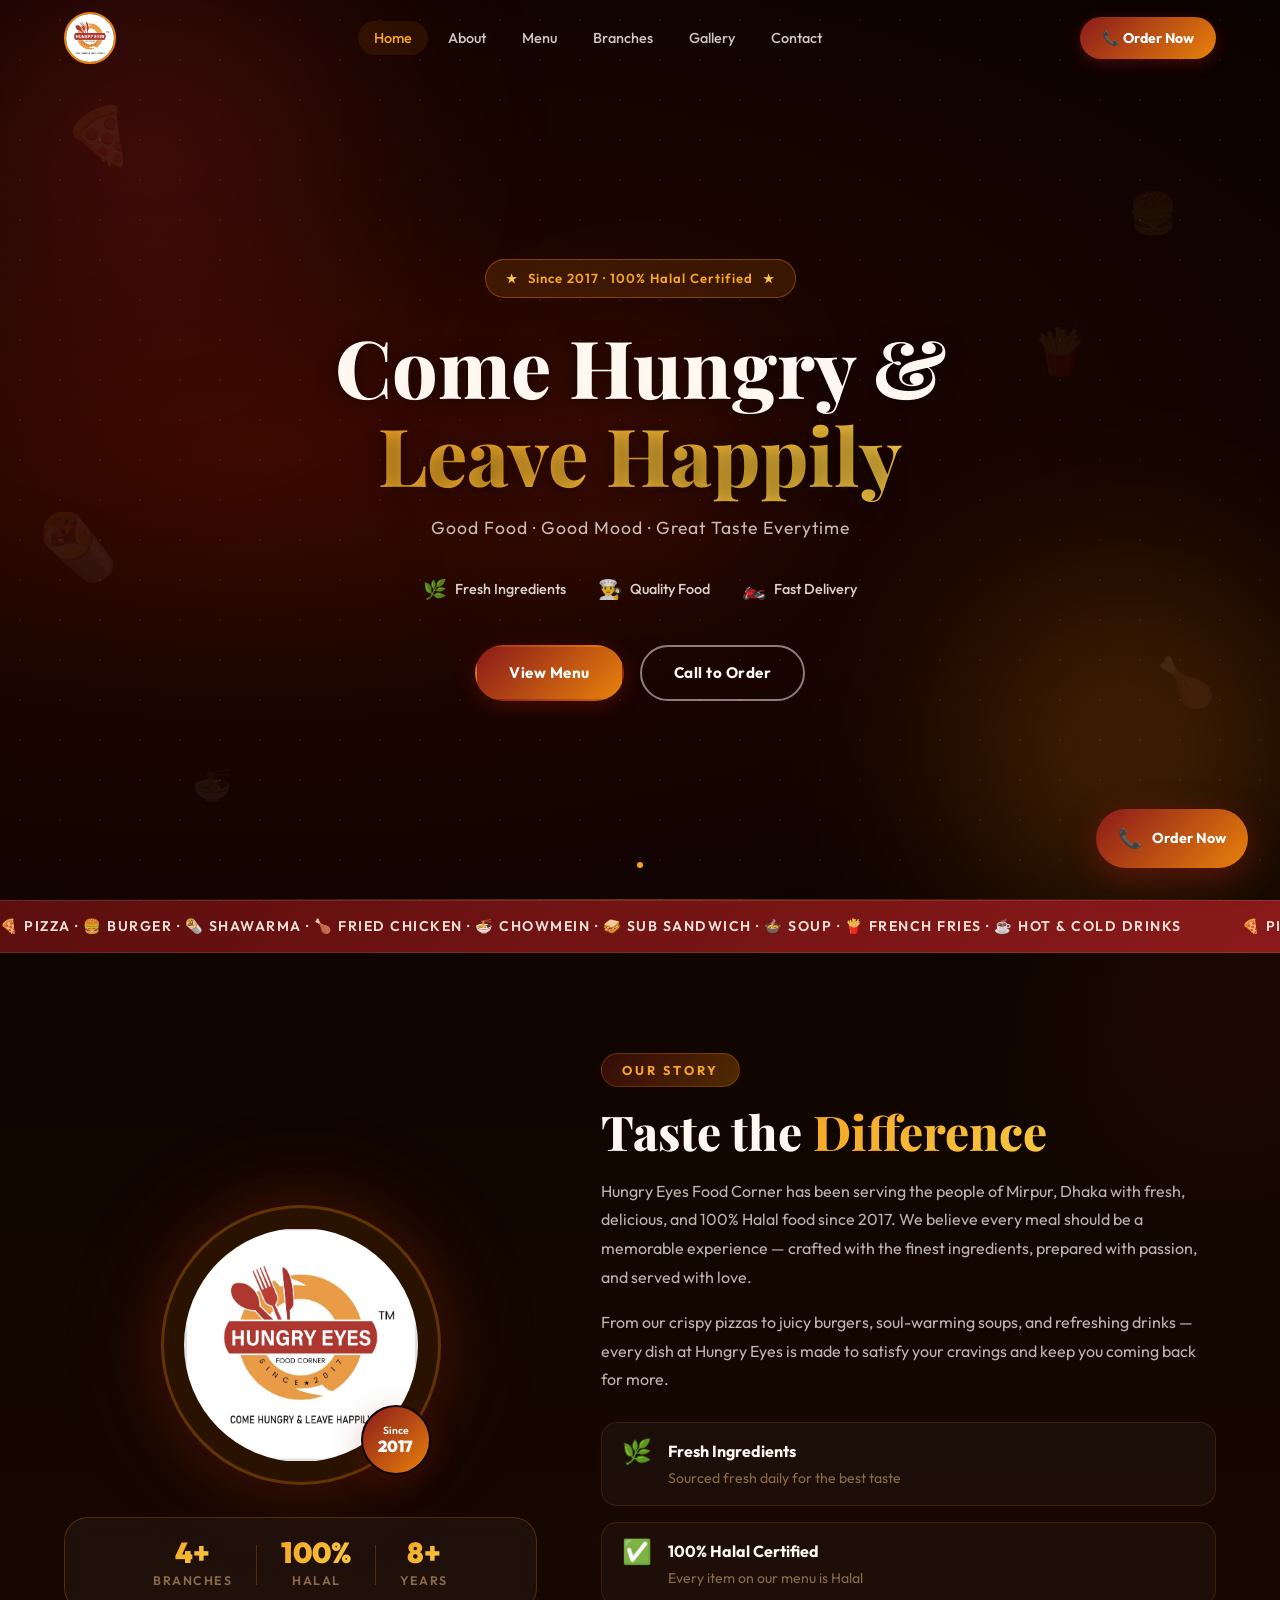
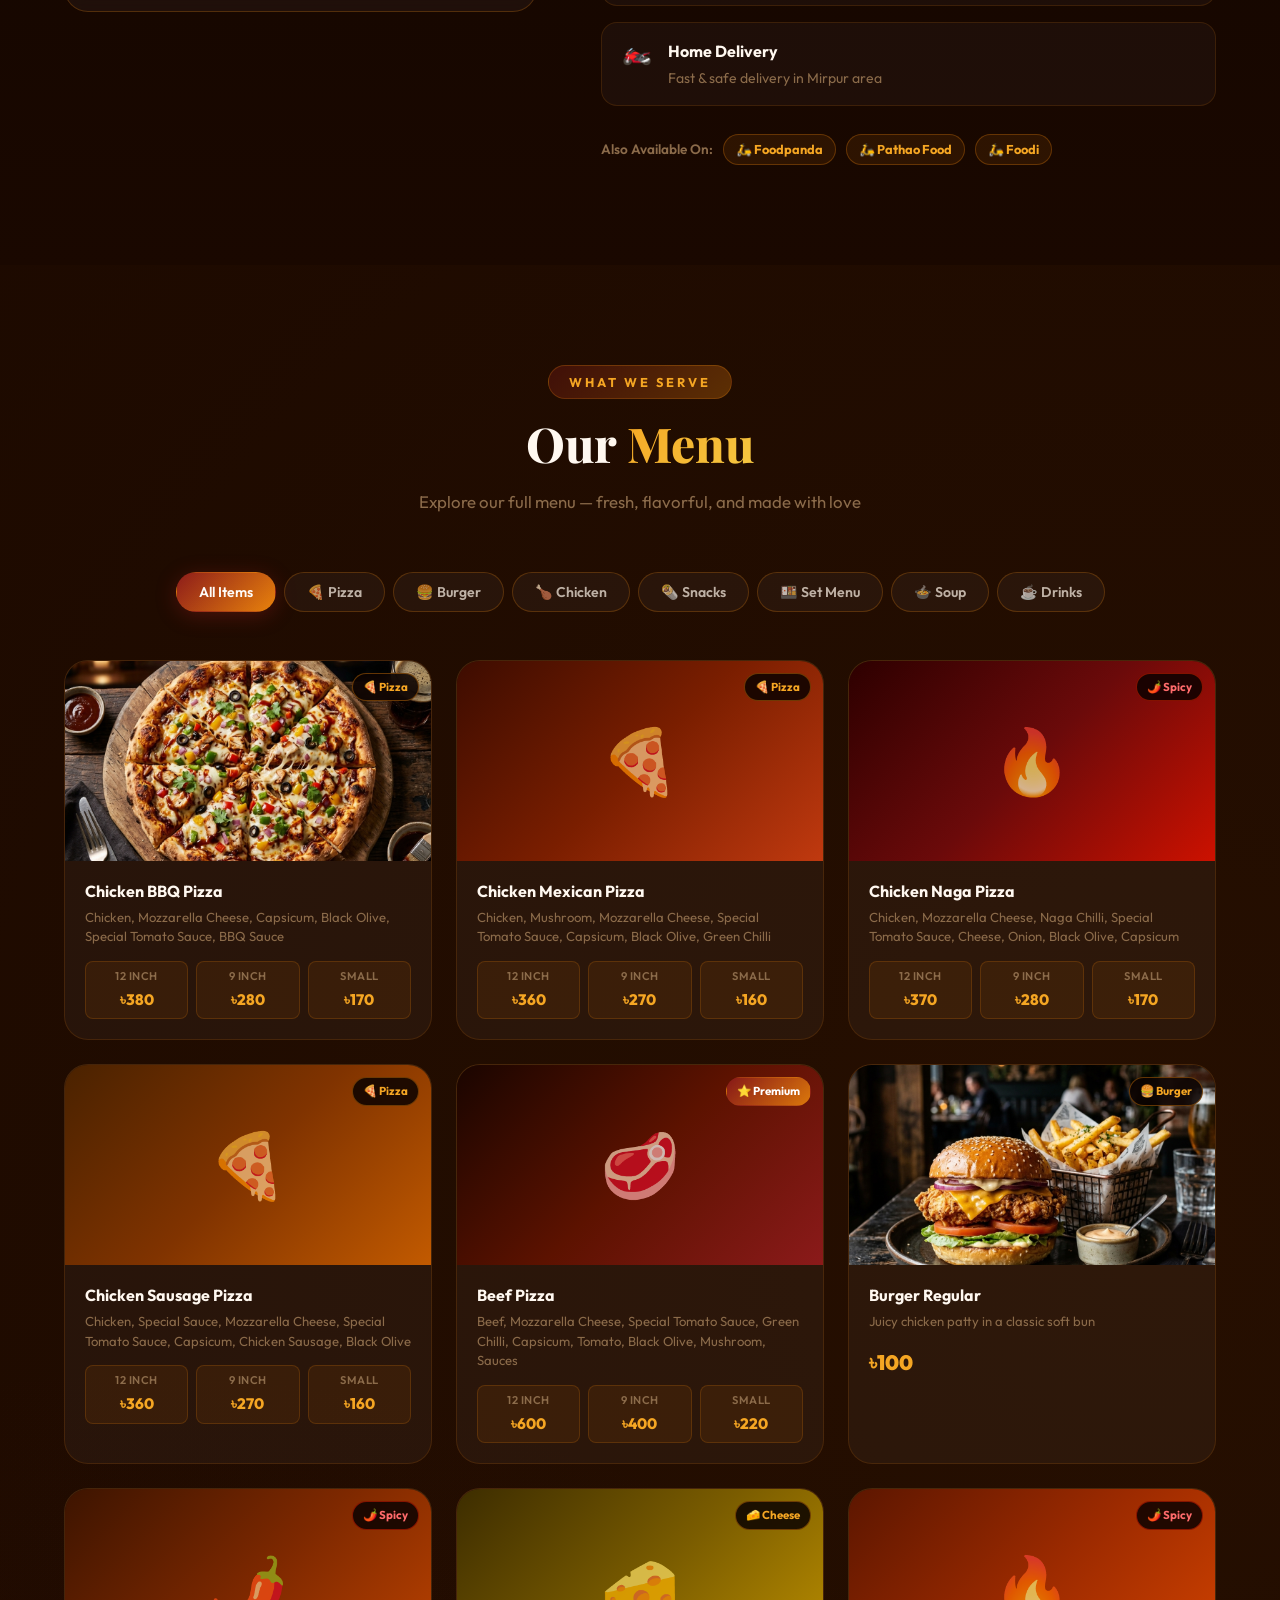
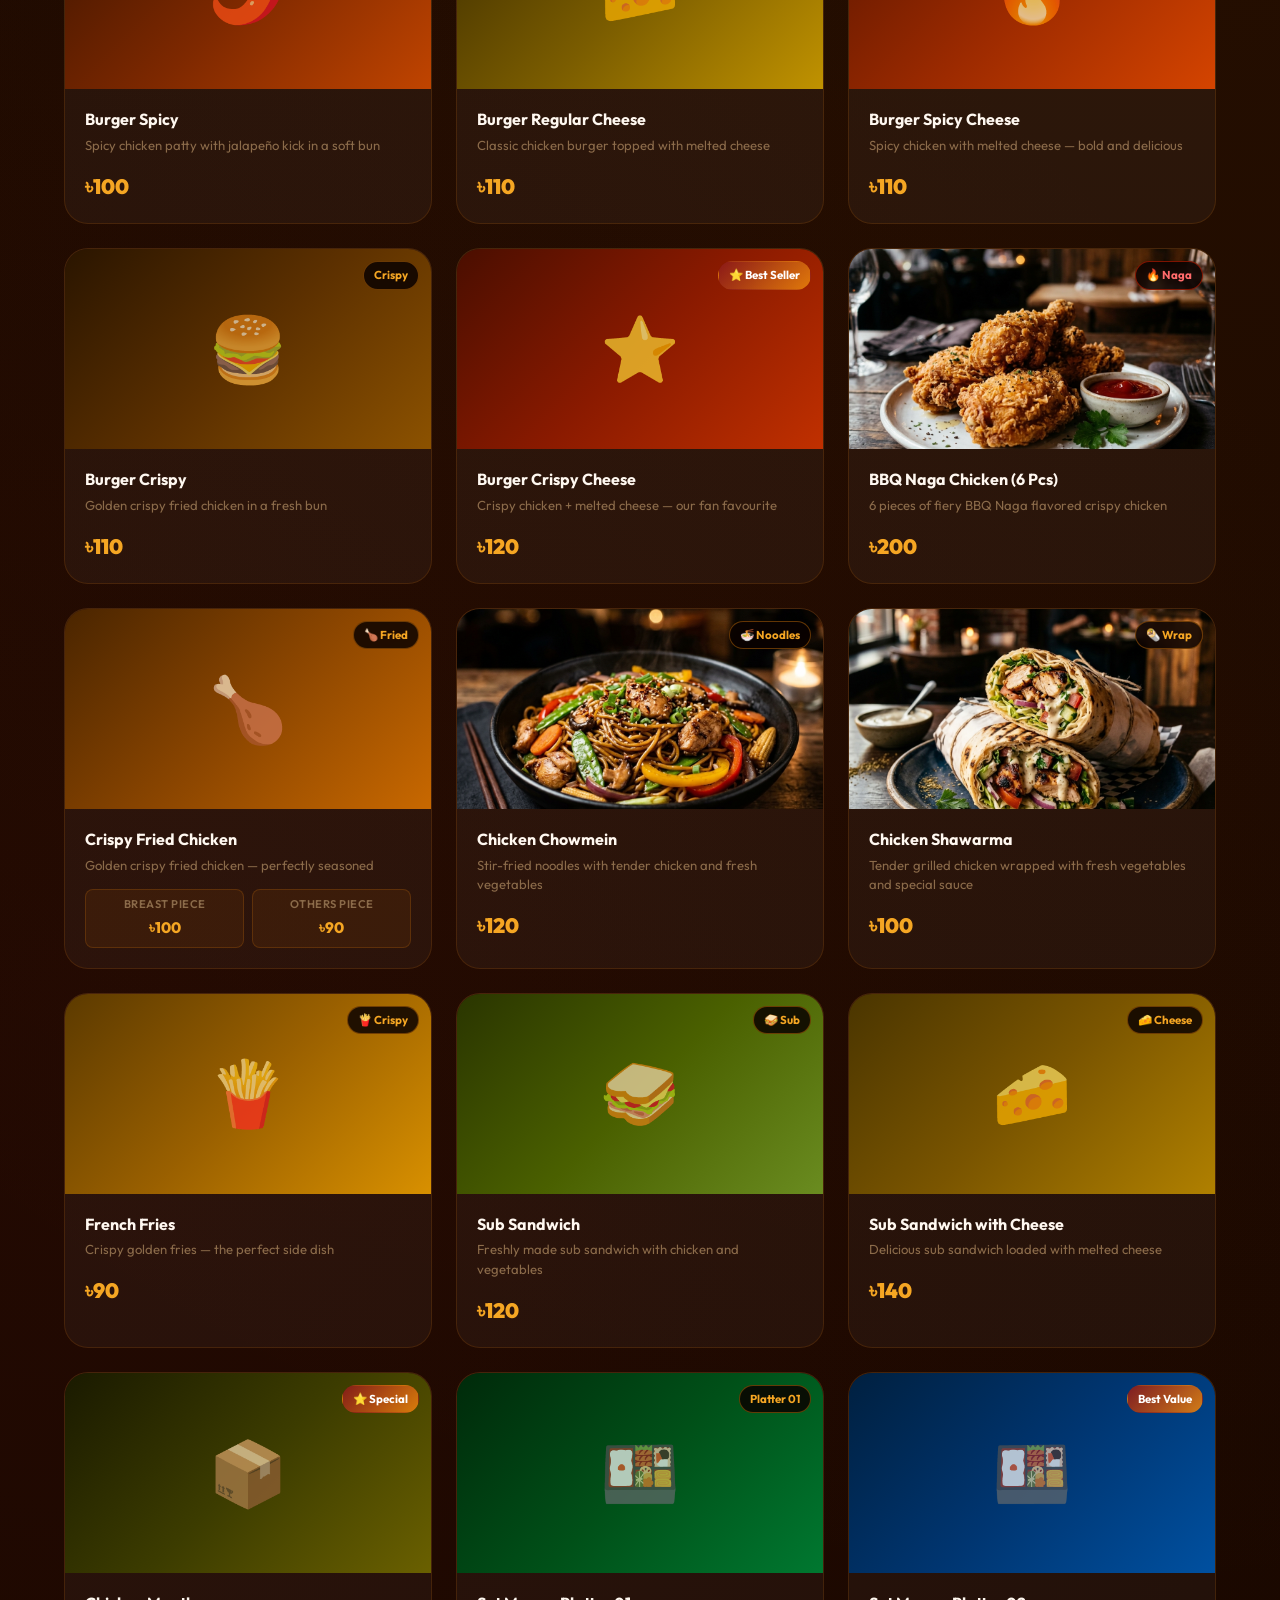
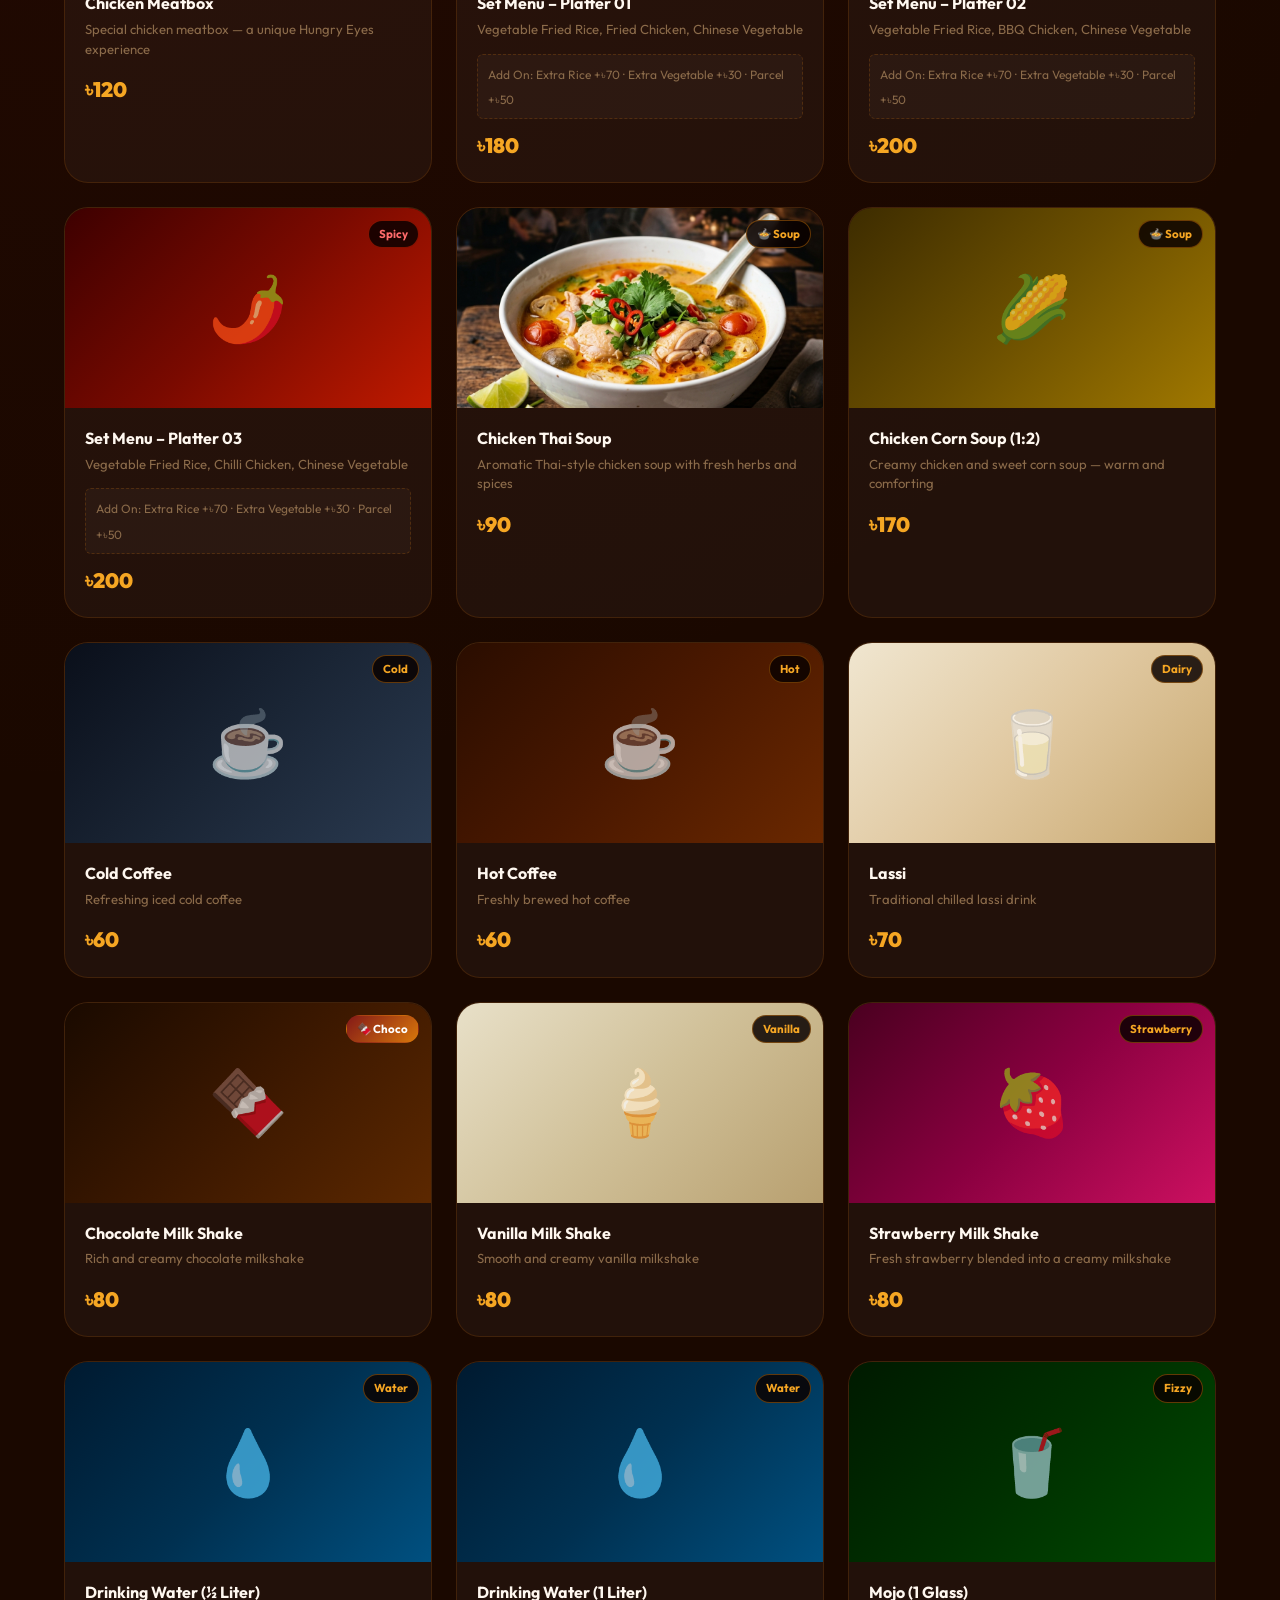
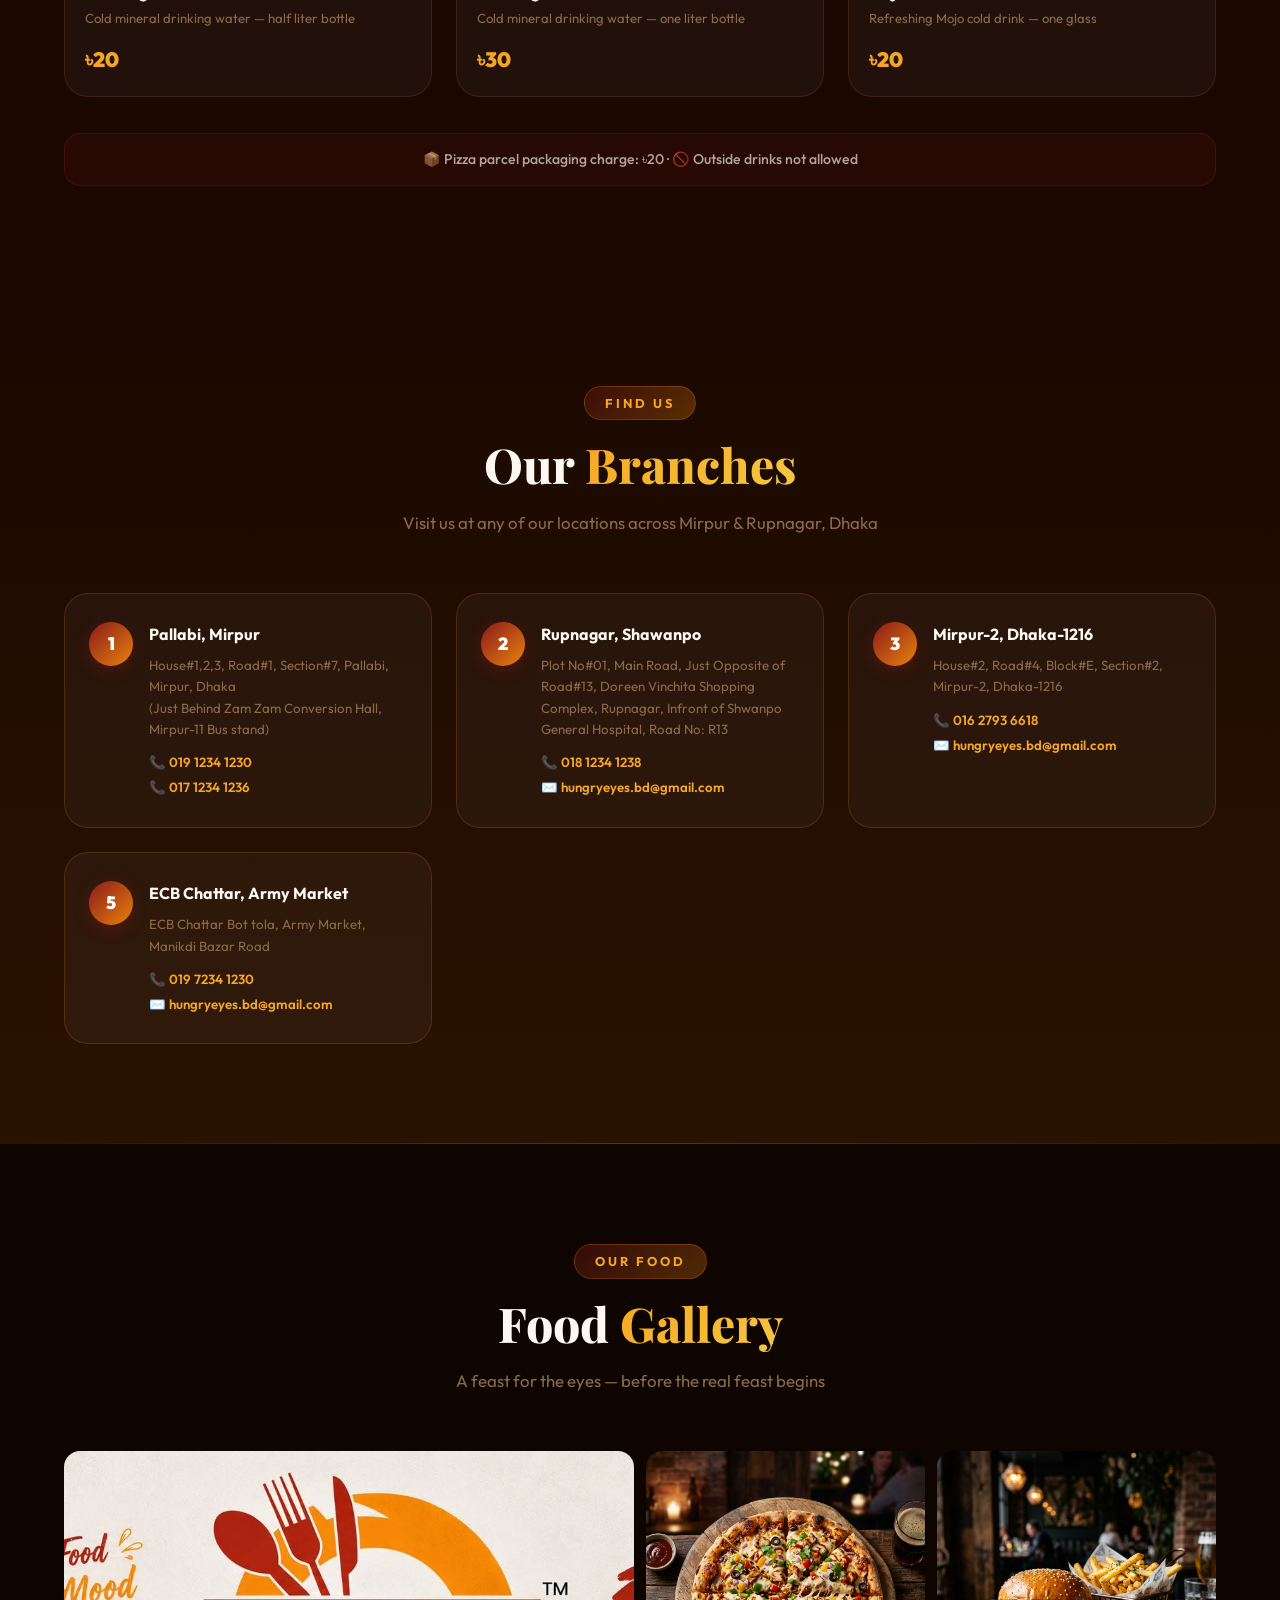
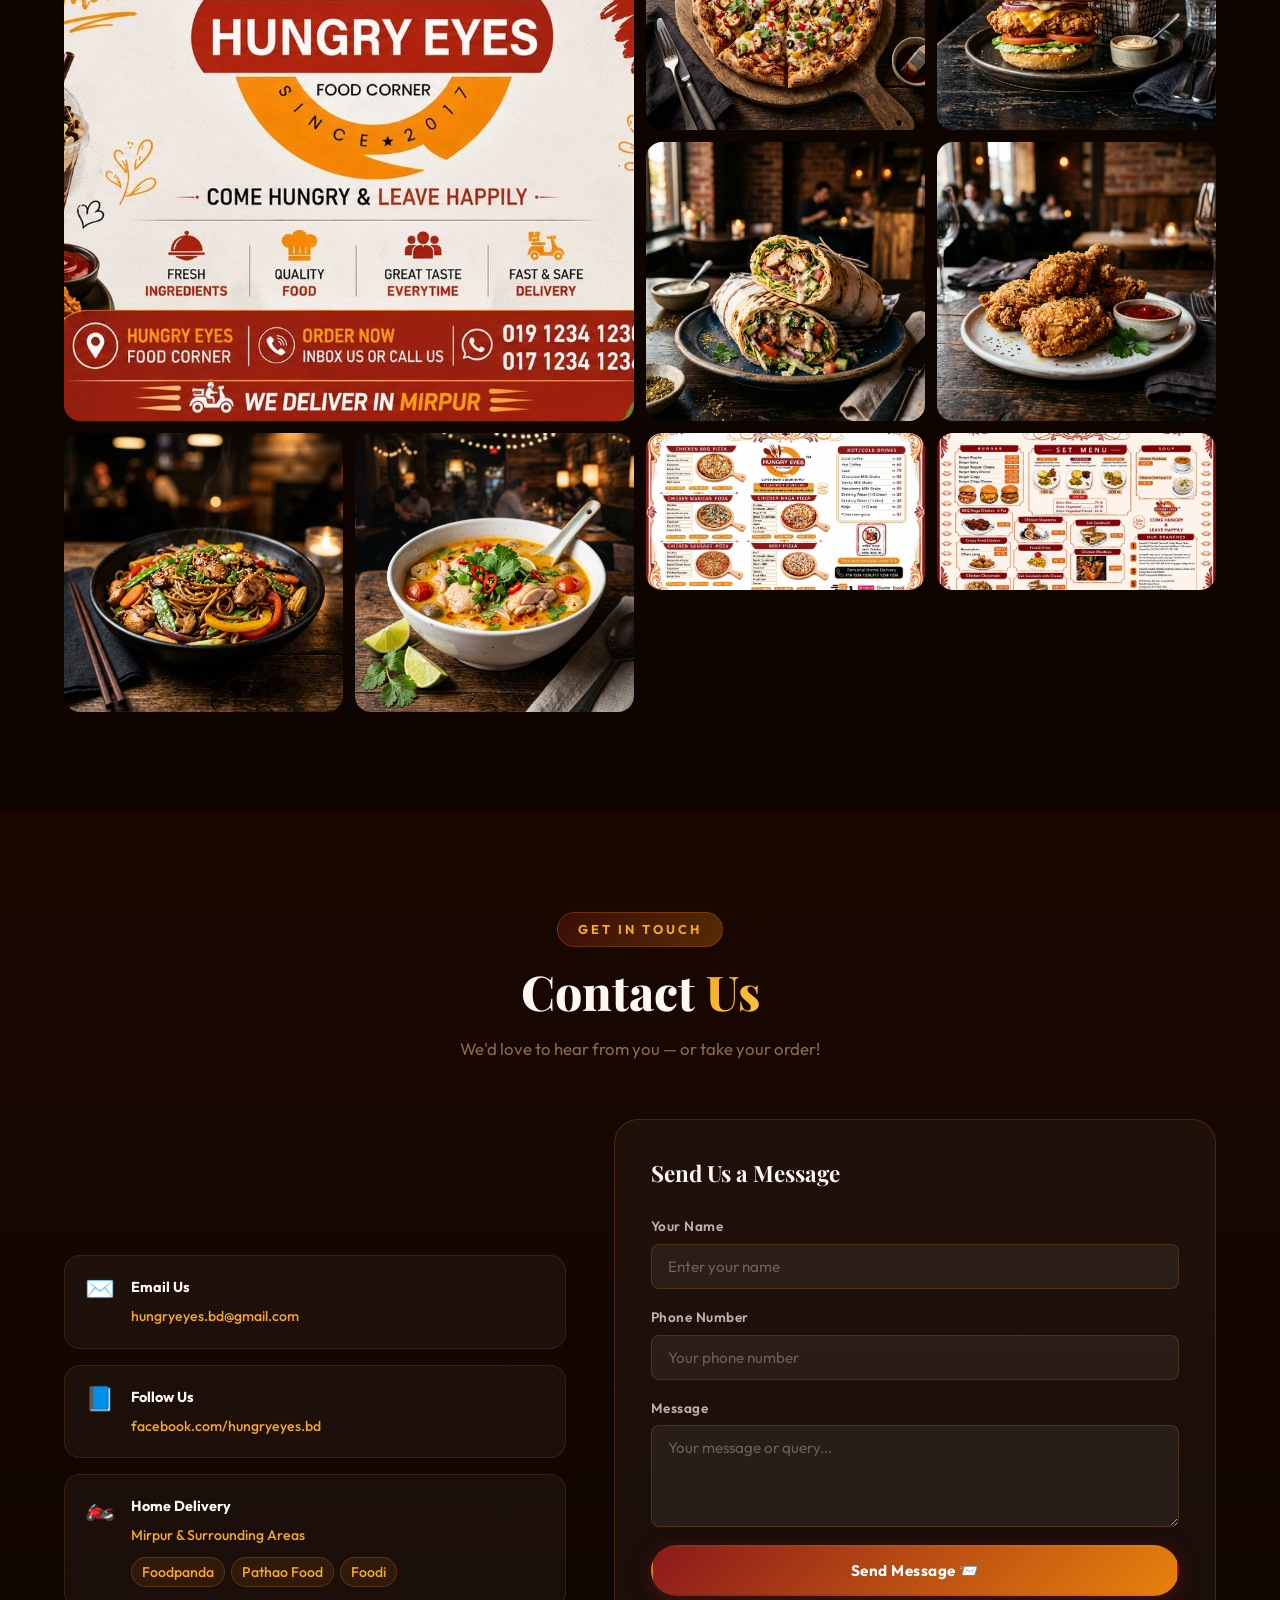
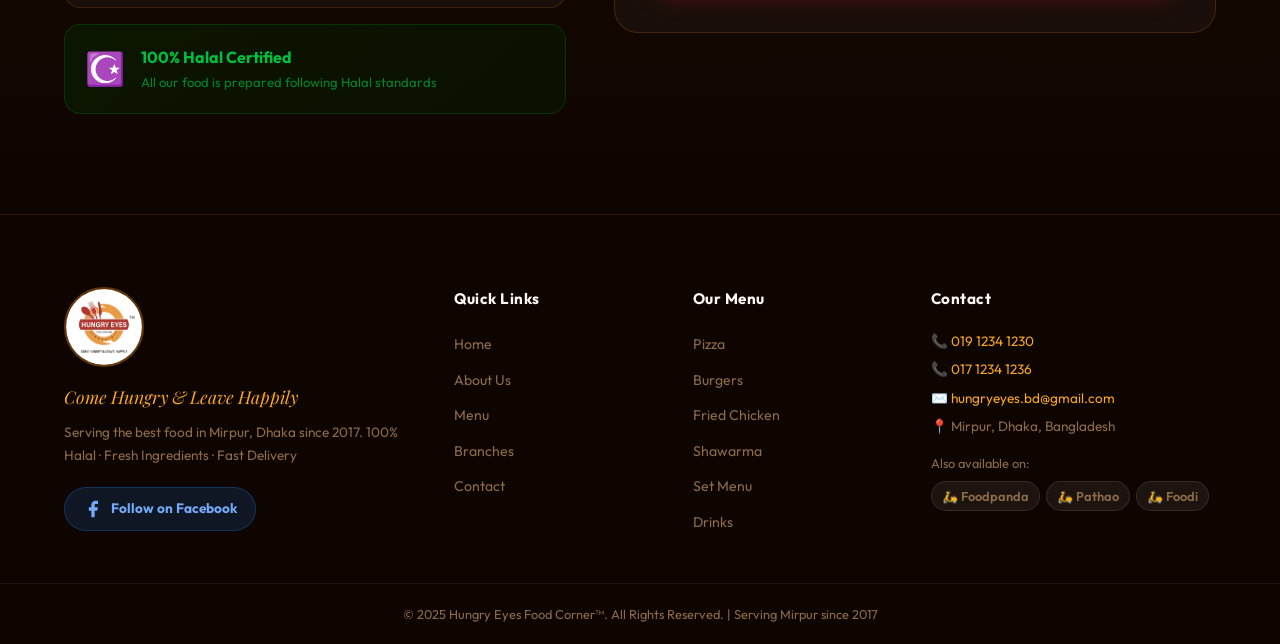
<file: index.html>
<!DOCTYPE html>
<html lang="en">

<head>
  <meta charset="UTF-8" />
  <meta name="viewport" content="width=device-width, initial-scale=1.0" />
  <meta name="description"
    content="Hungry Eyes Food Corner – Mirpur, Dhaka. Come Hungry & Leave Happily! Delicious pizza, burgers, shawarma, crispy fried chicken, and more. Since 2017." />
  <meta name="keywords"
    content="Hungry Eyes, food corner, Mirpur restaurant, pizza, burger, shawarma, fried chicken, Dhaka food" />
  <meta name="author" content="Hungry Eyes Food Corner" />
  <meta property="og:title" content="Hungry Eyes Food Corner – Come Hungry & Leave Happily" />
  <meta property="og:description"
    content="Best food in Mirpur, Dhaka since 2017. Pizza, Burgers, Shawarma & more. 100% Halal Certified." />
  <meta property="og:image" content="Img/banner.jpg" />
  <title>Hungry Eyes Food Corner | Come Hungry & Leave Happily</title>
  <link rel="icon" type="image/jpeg" href="Img/LOGO.jpg" />
  <link rel="preconnect" href="https://fonts.googleapis.com" />
  <link rel="preconnect" href="https://fonts.gstatic.com" crossorigin />
  <link
    href="https://fonts.googleapis.com/css2?family=Outfit:wght@300;400;500;600;700;800;900&family=Playfair+Display:ital,wght@0,700;0,800;1,700&display=swap"
    rel="stylesheet" />
  <link rel="stylesheet" href="style.css" />
</head>

<body>

  <!-- ===== NAVBAR ===== -->
  <nav class="navbar" id="navbar">
    <div class="nav-container">
      <a href="index.html" class="nav-logo">
        <img src="Img/LOGO.jpg" alt="Hungry Eyes Logo" class="logo-img" />
      </a>
      <ul class="nav-links" id="navLinks">
        <li><a href="index.html" class="nav-link active" id="nav-home">Home</a></li>
        <li><a href="about.html" class="nav-link" id="nav-about">About</a></li>
        <li><a href="menu.html" class="nav-link" id="nav-menu">Menu</a></li>
        <li><a href="branches.html" class="nav-link" id="nav-branches">Branches</a></li>
        <li><a href="gallery.html" class="nav-link" id="nav-gallery">Gallery</a></li>
        <li><a href="contact.html" class="nav-link" id="nav-contact">Contact</a></li>
      </ul>
      <a href="tel:01912341230" class="nav-cta" id="nav-order-btn">
        <span>📞 Order Now</span>
      </a>
      <button class="hamburger" id="hamburger" aria-label="Toggle menu">
        <span></span><span></span><span></span>
      </button>
    </div>
  </nav>

  <!-- ===== HERO SECTION ===== -->
  <section class="hero" id="home">
    <!-- CSS-only decorative background -->
    <div class="hero-bg-css">
      <div class="hero-bg-orb orb-1"></div>
      <div class="hero-bg-orb orb-2"></div>
      <div class="hero-bg-orb orb-3"></div>
      <div class="hero-bg-grid"></div>
      <div class="hero-bg-food-icons">
        <span class="food-float f1">🍕</span>
        <span class="food-float f2">🍔</span>
        <span class="food-float f3">🌯</span>
        <span class="food-float f4">🍗</span>
        <span class="food-float f5">🍜</span>
        <span class="food-float f6">🍟</span>
      </div>
    </div>
    <div class="hero-content">
      <div class="hero-badge">
        <span class="badge-icon">★</span>
        <span>Since 2017 · 100% Halal Certified</span>
        <span class="badge-icon">★</span>
      </div>
      <h1 class="hero-title">
        Come Hungry &<br />
        <span class="hero-highlight">Leave Happily</span>
      </h1>
      <p class="hero-tagline">Good Food · Good Mood · Great Taste Everytime</p>
      <div class="hero-features">
        <div class="hero-feat">
          <span class="feat-icon">🌿</span>
          <span>Fresh Ingredients</span>
        </div>
        <div class="hero-feat">
          <span class="feat-icon">👨‍🍳</span>
          <span>Quality Food</span>
        </div>
        <div class="hero-feat">
          <span class="feat-icon">🏍️</span>
          <span>Fast Delivery</span>
        </div>
      </div>
      <div class="hero-actions">
        <a href="menu.html" class="btn btn-primary" id="hero-view-menu">View Menu</a>
        <a href="tel:01912341230" class="btn btn-outline" id="hero-call-now">Call to Order</a>
      </div>
    </div>
    <div class="hero-scroll-indicator">
      <div class="scroll-dot"></div>
    </div>
  </section>

  <!-- ===== TICKER STRIP ===== -->
  <div class="ticker-strip">
    <div class="ticker-track">
      <span>🍕 Pizza · 🍔 Burger · 🌯 Shawarma · 🍗 Fried Chicken · 🍜 Chowmein · 🥪 Sub Sandwich · 🍲 Soup · 🍟 French
        Fries · ☕ Hot &amp; Cold Drinks</span>
      <span aria-hidden="true">🍕 Pizza · 🍔 Burger · 🌯 Shawarma · 🍗 Fried Chicken · 🍜 Chowmein · 🥪 Sub Sandwich ·
        🍲 Soup · 🍟 French Fries · ☕ Hot &amp; Cold Drinks</span>
    </div>
  </div>

  <!-- ===== ABOUT SECTION ===== -->
  <section class="about-section" id="about">
    <div class="container">
      <div class="about-grid">
        <div class="about-visual">
          <div class="about-img-wrap">
            <img src="Img/LOGO.jpg" alt="Hungry Eyes Food Corner Logo" class="about-logo" />
            <div class="about-badge-circle">
              <span>Since</span>
              <strong>2017</strong>
            </div>
          </div>
          <div class="about-stats">
            <div class="stat-item">
              <strong class="stat-num">4+</strong>
              <span class="stat-label">Branches</span>
            </div>
            <div class="stat-divider"></div>
            <div class="stat-item">
              <strong class="stat-num">100%</strong>
              <span class="stat-label">Halal</span>
            </div>
            <div class="stat-divider"></div>
            <div class="stat-item">
              <strong class="stat-num">8+</strong>
              <span class="stat-label">Years</span>
            </div>
          </div>
        </div>
        <div class="about-content">
          <div class="section-tag">Our Story</div>
          <h2 class="section-title">Taste the <span class="highlight">Difference</span></h2>
          <p class="about-desc">
            Hungry Eyes Food Corner has been serving the people of Mirpur, Dhaka with fresh, delicious, and 100% Halal
            food since 2017. We believe every meal should be a memorable experience — crafted with the finest
            ingredients, prepared with passion, and served with love.
          </p>
          <p class="about-desc">
            From our crispy pizzas to juicy burgers, soul-warming soups, and refreshing drinks — every dish at Hungry
            Eyes is made to satisfy your cravings and keep you coming back for more.
          </p>
          <div class="about-features">
            <div class="about-feat">
              <div class="about-feat-icon">🌿</div>
              <div>
                <strong>Fresh Ingredients</strong>
                <p>Sourced fresh daily for the best taste</p>
              </div>
            </div>
            <div class="about-feat">
              <div class="about-feat-icon">✅</div>
              <div>
                <strong>100% Halal Certified</strong>
                <p>Every item on our menu is Halal</p>
              </div>
            </div>
            <div class="about-feat">
              <div class="about-feat-icon">🏍️</div>
              <div>
                <strong>Home Delivery</strong>
                <p>Fast & safe delivery in Mirpur area</p>
              </div>
            </div>
          </div>
          <div class="about-delivery-partners">
            <span class="dp-label">Also Available On:</span>
            <span class="dp-tag">🛵 Foodpanda</span>
            <span class="dp-tag">🛵 Pathao Food</span>
            <span class="dp-tag">🛵 Foodi</span>
          </div>
        </div>
      </div>
    </div>
  </section>

  <!-- ===== MENU SECTION ===== -->
  <section class="menu-section" id="menu">
    <div class="container">
      <div class="section-header">
        <div class="section-tag">What We Serve</div>
        <h2 class="section-title">Our <span class="highlight">Menu</span></h2>
        <p class="section-subtitle">Explore our full menu — fresh, flavorful, and made with love</p>
      </div>

      <!-- Menu Filter Tabs -->
      <div class="menu-tabs" id="menuTabs">
        <button class="menu-tab active" data-category="all" id="tab-all">All Items</button>
        <button class="menu-tab" data-category="pizza" id="tab-pizza">🍕 Pizza</button>
        <button class="menu-tab" data-category="burger" id="tab-burger">🍔 Burger</button>
        <button class="menu-tab" data-category="chicken" id="tab-chicken">🍗 Chicken</button>
        <button class="menu-tab" data-category="snacks" id="tab-snacks">🌯 Snacks</button>
        <button class="menu-tab" data-category="setmenu" id="tab-setmenu">🍱 Set Menu</button>
        <button class="menu-tab" data-category="soup" id="tab-soup">🍲 Soup</button>
        <button class="menu-tab" data-category="drinks" id="tab-drinks">☕ Drinks</button>
      </div>

      <!-- Menu Grid -->
      <div class="menu-grid" id="menuGrid">

        <!-- PIZZA ITEMS -->
        <div class="menu-card" data-category="pizza" id="item-chicken-bbq-pizza">
          <div class="menu-card-img"
            style="background: linear-gradient(135deg, #8B1A1A 0%, #c0392b 50%, #e67e22 100%);">
            <img src="Img/pizza_bbq.png" alt="Chicken BBQ Pizza" loading="lazy" />
            <div class="menu-card-badge">🍕 Pizza</div>
          </div>
          <div class="menu-card-body">
            <h3 class="menu-item-name">Chicken BBQ Pizza</h3>
            <p class="menu-item-desc">Chicken, Mozzarella Cheese, Capsicum, Black Olive, Special Tomato Sauce, BBQ Sauce
            </p>
            <div class="menu-price-grid">
              <div class="price-variant">
                <span class="price-size">12 inch</span>
                <span class="price-tag">৳380</span>
              </div>
              <div class="price-variant">
                <span class="price-size">9 inch</span>
                <span class="price-tag">৳280</span>
              </div>
              <div class="price-variant">
                <span class="price-size">Small</span>
                <span class="price-tag">৳170</span>
              </div>
            </div>
          </div>
        </div>

        <div class="menu-card" data-category="pizza" id="item-chicken-mexican-pizza">
          <div class="menu-card-img pizza-mexican">
            <div class="img-placeholder-icon">🍕</div>
            <div class="menu-card-badge">🍕 Pizza</div>
          </div>
          <div class="menu-card-body">
            <h3 class="menu-item-name">Chicken Mexican Pizza</h3>
            <p class="menu-item-desc">Chicken, Mushroom, Mozzarella Cheese, Special Tomato Sauce, Capsicum, Black Olive,
              Green Chilli</p>
            <div class="menu-price-grid">
              <div class="price-variant">
                <span class="price-size">12 inch</span>
                <span class="price-tag">৳360</span>
              </div>
              <div class="price-variant">
                <span class="price-size">9 inch</span>
                <span class="price-tag">৳270</span>
              </div>
              <div class="price-variant">
                <span class="price-size">Small</span>
                <span class="price-tag">৳160</span>
              </div>
            </div>
          </div>
        </div>

        <div class="menu-card" data-category="pizza" id="item-chicken-naga-pizza">
          <div class="menu-card-img pizza-naga">
            <div class="img-placeholder-icon">🔥</div>
            <div class="menu-card-badge spicy">🌶️ Spicy</div>
          </div>
          <div class="menu-card-body">
            <h3 class="menu-item-name">Chicken Naga Pizza</h3>
            <p class="menu-item-desc">Chicken, Mozzarella Cheese, Naga Chilli, Special Tomato Sauce, Cheese, Onion,
              Black Olive, Capsicum</p>
            <div class="menu-price-grid">
              <div class="price-variant">
                <span class="price-size">12 inch</span>
                <span class="price-tag">৳370</span>
              </div>
              <div class="price-variant">
                <span class="price-size">9 inch</span>
                <span class="price-tag">৳280</span>
              </div>
              <div class="price-variant">
                <span class="price-size">Small</span>
                <span class="price-tag">৳170</span>
              </div>
            </div>
          </div>
        </div>

        <div class="menu-card" data-category="pizza" id="item-chicken-sausage-pizza">
          <div class="menu-card-img pizza-sausage">
            <div class="img-placeholder-icon">🍕</div>
            <div class="menu-card-badge">🍕 Pizza</div>
          </div>
          <div class="menu-card-body">
            <h3 class="menu-item-name">Chicken Sausage Pizza</h3>
            <p class="menu-item-desc">Chicken, Special Sauce, Mozzarella Cheese, Special Tomato Sauce, Capsicum, Chicken
              Sausage, Black Olive</p>
            <div class="menu-price-grid">
              <div class="price-variant">
                <span class="price-size">12 inch</span>
                <span class="price-tag">৳360</span>
              </div>
              <div class="price-variant">
                <span class="price-size">9 inch</span>
                <span class="price-tag">৳270</span>
              </div>
              <div class="price-variant">
                <span class="price-size">Small</span>
                <span class="price-tag">৳160</span>
              </div>
            </div>
          </div>
        </div>

        <div class="menu-card" data-category="pizza" id="item-beef-pizza">
          <div class="menu-card-img pizza-beef">
            <div class="img-placeholder-icon">🥩</div>
            <div class="menu-card-badge premium">⭐ Premium</div>
          </div>
          <div class="menu-card-body">
            <h3 class="menu-item-name">Beef Pizza</h3>
            <p class="menu-item-desc">Beef, Mozzarella Cheese, Special Tomato Sauce, Green Chilli, Capsicum, Tomato,
              Black Olive, Mushroom, Sauces</p>
            <div class="menu-price-grid">
              <div class="price-variant">
                <span class="price-size">12 inch</span>
                <span class="price-tag">৳600</span>
              </div>
              <div class="price-variant">
                <span class="price-size">9 inch</span>
                <span class="price-tag">৳400</span>
              </div>
              <div class="price-variant">
                <span class="price-size">Small</span>
                <span class="price-tag">৳220</span>
              </div>
            </div>
          </div>
        </div>

        <!-- BURGER ITEMS -->
        <div class="menu-card" data-category="burger" id="item-burger-regular">
          <div class="menu-card-img burger-regular">
            <img src="Img/burger.png" alt="Burger" loading="lazy" />
            <div class="menu-card-badge">🍔 Burger</div>
          </div>
          <div class="menu-card-body">
            <h3 class="menu-item-name">Burger Regular</h3>
            <p class="menu-item-desc">Juicy chicken patty in a classic soft bun</p>
            <div class="menu-price-single">
              <span class="price-tag large">৳100</span>
            </div>
          </div>
        </div>

        <div class="menu-card" data-category="burger" id="item-burger-spicy">
          <div class="menu-card-img burger-spicy">
            <div class="img-placeholder-icon">🌶️</div>
            <div class="menu-card-badge spicy">🌶️ Spicy</div>
          </div>
          <div class="menu-card-body">
            <h3 class="menu-item-name">Burger Spicy</h3>
            <p class="menu-item-desc">Spicy chicken patty with jalapeño kick in a soft bun</p>
            <div class="menu-price-single">
              <span class="price-tag large">৳100</span>
            </div>
          </div>
        </div>

        <div class="menu-card" data-category="burger" id="item-burger-regular-cheese">
          <div class="menu-card-img burger-cheese">
            <div class="img-placeholder-icon">🧀</div>
            <div class="menu-card-badge">🧀 Cheese</div>
          </div>
          <div class="menu-card-body">
            <h3 class="menu-item-name">Burger Regular Cheese</h3>
            <p class="menu-item-desc">Classic chicken burger topped with melted cheese</p>
            <div class="menu-price-single">
              <span class="price-tag large">৳110</span>
            </div>
          </div>
        </div>

        <div class="menu-card" data-category="burger" id="item-burger-spicy-cheese">
          <div class="menu-card-img burger-spicy-cheese">
            <div class="img-placeholder-icon">🔥</div>
            <div class="menu-card-badge spicy">🌶️ Spicy</div>
          </div>
          <div class="menu-card-body">
            <h3 class="menu-item-name">Burger Spicy Cheese</h3>
            <p class="menu-item-desc">Spicy chicken with melted cheese — bold and delicious</p>
            <div class="menu-price-single">
              <span class="price-tag large">৳110</span>
            </div>
          </div>
        </div>

        <div class="menu-card" data-category="burger" id="item-burger-crispy">
          <div class="menu-card-img burger-crispy">
            <div class="img-placeholder-icon">🍔</div>
            <div class="menu-card-badge">Crispy</div>
          </div>
          <div class="menu-card-body">
            <h3 class="menu-item-name">Burger Crispy</h3>
            <p class="menu-item-desc">Golden crispy fried chicken in a fresh bun</p>
            <div class="menu-price-single">
              <span class="price-tag large">৳110</span>
            </div>
          </div>
        </div>

        <div class="menu-card" data-category="burger" id="item-burger-crispy-cheese">
          <div class="menu-card-img burger-crispy-cheese">
            <div class="img-placeholder-icon">⭐</div>
            <div class="menu-card-badge premium">⭐ Best Seller</div>
          </div>
          <div class="menu-card-body">
            <h3 class="menu-item-name">Burger Crispy Cheese</h3>
            <p class="menu-item-desc">Crispy chicken + melted cheese — our fan favourite</p>
            <div class="menu-price-single">
              <span class="price-tag large">৳120</span>
            </div>
          </div>
        </div>

        <!-- CHICKEN ITEMS -->
        <div class="menu-card" data-category="chicken" id="item-bbq-naga-chicken">
          <div class="menu-card-img naga-chicken">
            <img src="Img/fried_chicken.png" alt="BBQ Naga Chicken" loading="lazy" />
            <div class="menu-card-badge spicy">🔥 Naga</div>
          </div>
          <div class="menu-card-body">
            <h3 class="menu-item-name">BBQ Naga Chicken (6 Pcs)</h3>
            <p class="menu-item-desc">6 pieces of fiery BBQ Naga flavored crispy chicken</p>
            <div class="menu-price-single">
              <span class="price-tag large">৳200</span>
            </div>
          </div>
        </div>

        <div class="menu-card" data-category="chicken" id="item-crispy-fried-chicken">
          <div class="menu-card-img crispy-chicken">
            <div class="img-placeholder-icon">🍗</div>
            <div class="menu-card-badge">🍗 Fried</div>
          </div>
          <div class="menu-card-body">
            <h3 class="menu-item-name">Crispy Fried Chicken</h3>
            <p class="menu-item-desc">Golden crispy fried chicken — perfectly seasoned</p>
            <div class="menu-price-grid two-col">
              <div class="price-variant">
                <span class="price-size">Breast Piece</span>
                <span class="price-tag">৳100</span>
              </div>
              <div class="price-variant">
                <span class="price-size">Others Piece</span>
                <span class="price-tag">৳90</span>
              </div>
            </div>
          </div>
        </div>

        <div class="menu-card" data-category="chicken" id="item-chicken-chowmein">
          <div class="menu-card-img chowmein">
            <img src="Img/chowmein.png" alt="Chicken Chowmein" loading="lazy" />
            <div class="menu-card-badge">🍜 Noodles</div>
          </div>
          <div class="menu-card-body">
            <h3 class="menu-item-name">Chicken Chowmein</h3>
            <p class="menu-item-desc">Stir-fried noodles with tender chicken and fresh vegetables</p>
            <div class="menu-price-single">
              <span class="price-tag large">৳120</span>
            </div>
          </div>
        </div>

        <!-- SNACKS -->
        <div class="menu-card" data-category="snacks" id="item-chicken-shawarma">
          <div class="menu-card-img shawarma">
            <img src="Img/shawarma.png" alt="Chicken Shawarma" loading="lazy" />
            <div class="menu-card-badge">🌯 Wrap</div>
          </div>
          <div class="menu-card-body">
            <h3 class="menu-item-name">Chicken Shawarma</h3>
            <p class="menu-item-desc">Tender grilled chicken wrapped with fresh vegetables and special sauce</p>
            <div class="menu-price-single">
              <span class="price-tag large">৳100</span>
            </div>
          </div>
        </div>

        <div class="menu-card" data-category="snacks" id="item-french-fries">
          <div class="menu-card-img fries">
            <div class="img-placeholder-icon">🍟</div>
            <div class="menu-card-badge">🍟 Crispy</div>
          </div>
          <div class="menu-card-body">
            <h3 class="menu-item-name">French Fries</h3>
            <p class="menu-item-desc">Crispy golden fries — the perfect side dish</p>
            <div class="menu-price-single">
              <span class="price-tag large">৳90</span>
            </div>
          </div>
        </div>

        <div class="menu-card" data-category="snacks" id="item-sub-sandwich">
          <div class="menu-card-img sandwich">
            <div class="img-placeholder-icon">🥪</div>
            <div class="menu-card-badge">🥪 Sub</div>
          </div>
          <div class="menu-card-body">
            <h3 class="menu-item-name">Sub Sandwich</h3>
            <p class="menu-item-desc">Freshly made sub sandwich with chicken and vegetables</p>
            <div class="menu-price-single">
              <span class="price-tag large">৳120</span>
            </div>
          </div>
        </div>

        <div class="menu-card" data-category="snacks" id="item-sub-sandwich-cheese">
          <div class="menu-card-img sandwich-cheese">
            <div class="img-placeholder-icon">🧀</div>
            <div class="menu-card-badge">🧀 Cheese</div>
          </div>
          <div class="menu-card-body">
            <h3 class="menu-item-name">Sub Sandwich with Cheese</h3>
            <p class="menu-item-desc">Delicious sub sandwich loaded with melted cheese</p>
            <div class="menu-price-single">
              <span class="price-tag large">৳140</span>
            </div>
          </div>
        </div>

        <div class="menu-card" data-category="snacks" id="item-chicken-meatbox">
          <div class="menu-card-img meatbox">
            <div class="img-placeholder-icon">📦</div>
            <div class="menu-card-badge premium">⭐ Special</div>
          </div>
          <div class="menu-card-body">
            <h3 class="menu-item-name">Chicken Meatbox</h3>
            <p class="menu-item-desc">Special chicken meatbox — a unique Hungry Eyes experience</p>
            <div class="menu-price-single">
              <span class="price-tag large">৳120</span>
            </div>
          </div>
        </div>

        <!-- SET MENU -->
        <div class="menu-card wide-card" data-category="setmenu" id="item-set-menu-platter-01">
          <div class="menu-card-img set-menu-1">
            <div class="img-placeholder-icon">🍱</div>
            <div class="menu-card-badge">Platter 01</div>
          </div>
          <div class="menu-card-body">
            <h3 class="menu-item-name">Set Menu – Platter 01</h3>
            <p class="menu-item-desc">Vegetable Fried Rice, Fried Chicken, Chinese Vegetable</p>
            <div class="set-menu-addons">
              <small>Add On: Extra Rice +৳70 · Extra Vegetable +৳30 · Parcel +৳50</small>
            </div>
            <div class="menu-price-single">
              <span class="price-tag large">৳180</span>
            </div>
          </div>
        </div>

        <div class="menu-card wide-card" data-category="setmenu" id="item-set-menu-platter-02">
          <div class="menu-card-img set-menu-2">
            <div class="img-placeholder-icon">🍱</div>
            <div class="menu-card-badge premium">Best Value</div>
          </div>
          <div class="menu-card-body">
            <h3 class="menu-item-name">Set Menu – Platter 02</h3>
            <p class="menu-item-desc">Vegetable Fried Rice, BBQ Chicken, Chinese Vegetable</p>
            <div class="set-menu-addons">
              <small>Add On: Extra Rice +৳70 · Extra Vegetable +৳30 · Parcel +৳50</small>
            </div>
            <div class="menu-price-single">
              <span class="price-tag large">৳200</span>
            </div>
          </div>
        </div>

        <div class="menu-card wide-card" data-category="setmenu" id="item-set-menu-platter-03">
          <div class="menu-card-img set-menu-3">
            <div class="img-placeholder-icon">🌶️</div>
            <div class="menu-card-badge spicy">Spicy</div>
          </div>
          <div class="menu-card-body">
            <h3 class="menu-item-name">Set Menu – Platter 03</h3>
            <p class="menu-item-desc">Vegetable Fried Rice, Chilli Chicken, Chinese Vegetable</p>
            <div class="set-menu-addons">
              <small>Add On: Extra Rice +৳70 · Extra Vegetable +৳30 · Parcel +৳50</small>
            </div>
            <div class="menu-price-single">
              <span class="price-tag large">৳200</span>
            </div>
          </div>
        </div>

        <!-- SOUP -->
        <div class="menu-card" data-category="soup" id="item-chicken-thai-soup">
          <div class="menu-card-img soup-thai">
            <img src="Img/soup.png" alt="Chicken Thai Soup" loading="lazy" />
            <div class="menu-card-badge">🍲 Soup</div>
          </div>
          <div class="menu-card-body">
            <h3 class="menu-item-name">Chicken Thai Soup</h3>
            <p class="menu-item-desc">Aromatic Thai-style chicken soup with fresh herbs and spices</p>
            <div class="menu-price-single">
              <span class="price-tag large">৳90</span>
            </div>
          </div>
        </div>

        <div class="menu-card" data-category="soup" id="item-chicken-corn-soup">
          <div class="menu-card-img corn-soup">
            <div class="img-placeholder-icon">🌽</div>
            <div class="menu-card-badge">🍲 Soup</div>
          </div>
          <div class="menu-card-body">
            <h3 class="menu-item-name">Chicken Corn Soup (1:2)</h3>
            <p class="menu-item-desc">Creamy chicken and sweet corn soup — warm and comforting</p>
            <div class="menu-price-single">
              <span class="price-tag large">৳170</span>
            </div>
          </div>
        </div>

        <!-- DRINKS -->
        <div class="menu-card" data-category="drinks" id="item-cold-coffee">
          <div class="menu-card-img cold-coffee">
            <div class="img-placeholder-icon">☕</div>
            <div class="menu-card-badge">Cold</div>
          </div>
          <div class="menu-card-body">
            <h3 class="menu-item-name">Cold Coffee</h3>
            <p class="menu-item-desc">Refreshing iced cold coffee</p>
            <div class="menu-price-single">
              <span class="price-tag large">৳60</span>
            </div>
          </div>
        </div>

        <div class="menu-card" data-category="drinks" id="item-hot-coffee">
          <div class="menu-card-img hot-coffee">
            <div class="img-placeholder-icon">☕</div>
            <div class="menu-card-badge">Hot</div>
          </div>
          <div class="menu-card-body">
            <h3 class="menu-item-name">Hot Coffee</h3>
            <p class="menu-item-desc">Freshly brewed hot coffee</p>
            <div class="menu-price-single">
              <span class="price-tag large">৳60</span>
            </div>
          </div>
        </div>

        <div class="menu-card" data-category="drinks" id="item-lassi">
          <div class="menu-card-img lassi">
            <div class="img-placeholder-icon">🥛</div>
            <div class="menu-card-badge">Dairy</div>
          </div>
          <div class="menu-card-body">
            <h3 class="menu-item-name">Lassi</h3>
            <p class="menu-item-desc">Traditional chilled lassi drink</p>
            <div class="menu-price-single">
              <span class="price-tag large">৳70</span>
            </div>
          </div>
        </div>

        <div class="menu-card" data-category="drinks" id="item-chocolate-milkshake">
          <div class="menu-card-img choco-shake">
            <div class="img-placeholder-icon">🍫</div>
            <div class="menu-card-badge premium">🍫 Choco</div>
          </div>
          <div class="menu-card-body">
            <h3 class="menu-item-name">Chocolate Milk Shake</h3>
            <p class="menu-item-desc">Rich and creamy chocolate milkshake</p>
            <div class="menu-price-single">
              <span class="price-tag large">৳80</span>
            </div>
          </div>
        </div>

        <div class="menu-card" data-category="drinks" id="item-vanilla-milkshake">
          <div class="menu-card-img vanilla-shake">
            <div class="img-placeholder-icon">🍦</div>
            <div class="menu-card-badge">Vanilla</div>
          </div>
          <div class="menu-card-body">
            <h3 class="menu-item-name">Vanilla Milk Shake</h3>
            <p class="menu-item-desc">Smooth and creamy vanilla milkshake</p>
            <div class="menu-price-single">
              <span class="price-tag large">৳80</span>
            </div>
          </div>
        </div>

        <div class="menu-card" data-category="drinks" id="item-strawberry-milkshake">
          <div class="menu-card-img strawberry-shake">
            <div class="img-placeholder-icon">🍓</div>
            <div class="menu-card-badge">Strawberry</div>
          </div>
          <div class="menu-card-body">
            <h3 class="menu-item-name">Strawberry Milk Shake</h3>
            <p class="menu-item-desc">Fresh strawberry blended into a creamy milkshake</p>
            <div class="menu-price-single">
              <span class="price-tag large">৳80</span>
            </div>
          </div>
        </div>

        <div class="menu-card" data-category="drinks" id="item-drinking-water-half">
          <div class="menu-card-img water">
            <div class="img-placeholder-icon">💧</div>
            <div class="menu-card-badge">Water</div>
          </div>
          <div class="menu-card-body">
            <h3 class="menu-item-name">Drinking Water (½ Liter)</h3>
            <p class="menu-item-desc">Cold mineral drinking water — half liter bottle</p>
            <div class="menu-price-single">
              <span class="price-tag large">৳20</span>
            </div>
          </div>
        </div>

        <div class="menu-card" data-category="drinks" id="item-drinking-water-full">
          <div class="menu-card-img water-full">
            <div class="img-placeholder-icon">💧</div>
            <div class="menu-card-badge">Water</div>
          </div>
          <div class="menu-card-body">
            <h3 class="menu-item-name">Drinking Water (1 Liter)</h3>
            <p class="menu-item-desc">Cold mineral drinking water — one liter bottle</p>
            <div class="menu-price-single">
              <span class="price-tag large">৳30</span>
            </div>
          </div>
        </div>

        <div class="menu-card" data-category="drinks" id="item-mojo">
          <div class="menu-card-img mojo">
            <div class="img-placeholder-icon">🥤</div>
            <div class="menu-card-badge">Fizzy</div>
          </div>
          <div class="menu-card-body">
            <h3 class="menu-item-name">Mojo (1 Glass)</h3>
            <p class="menu-item-desc">Refreshing Mojo cold drink — one glass</p>
            <div class="menu-price-single">
              <span class="price-tag large">৳20</span>
            </div>
          </div>
        </div>

      </div><!-- end menu-grid -->

      <!-- Pizza Parcel Note -->
      <div class="menu-note">
        <span>📦 Pizza parcel packaging charge: ৳20 · 🚫 Outside drinks not allowed</span>
      </div>

    </div>
  </section>

  <!-- ===== BRANCHES SECTION ===== -->
  <section class="branches-section" id="branches">
    <div class="container">
      <div class="section-header">
        <div class="section-tag">Find Us</div>
        <h2 class="section-title">Our <span class="highlight">Branches</span></h2>
        <p class="section-subtitle">Visit us at any of our locations across Mirpur & Rupnagar, Dhaka</p>
      </div>
      <div class="branches-grid">

        <div class="branch-card" id="branch-1">
          <div class="branch-num">1</div>
          <div class="branch-info">
            <h3 class="branch-name">Pallabi, Mirpur</h3>
            <p class="branch-addr">House#1,2,3, Road#1, Section#7, Pallabi, Mirpur, Dhaka<br />(Just Behind Zam Zam
              Conversion Hall, Mirpur-11 Bus stand)</p>
            <div class="branch-contacts">
              <a href="tel:01912341230" class="branch-phone" id="branch1-phone1">📞 019 1234 1230</a>
              <a href="tel:01712341236" class="branch-phone" id="branch1-phone2">📞 017 1234 1236</a>
            </div>
          </div>
        </div>

        <div class="branch-card" id="branch-2">
          <div class="branch-num">2</div>
          <div class="branch-info">
            <h3 class="branch-name">Rupnagar, Shawanpo</h3>
            <p class="branch-addr">Plot No#01, Main Road, Just Opposite of Road#13, Doreen Vinchita Shopping Complex,
              Rupnagar, Infront of Shwanpo General Hospital, Road No: R13</p>
            <div class="branch-contacts">
              <a href="tel:01812341238" class="branch-phone" id="branch2-phone">📞 018 1234 1238</a>
              <a href="mailto:hungryeyes.bd@gmail.com" class="branch-phone" id="branch2-email">✉️
                hungryeyes.bd@gmail.com</a>
            </div>
          </div>
        </div>

        <div class="branch-card" id="branch-3">
          <div class="branch-num">3</div>
          <div class="branch-info">
            <h3 class="branch-name">Mirpur-2, Dhaka-1216</h3>
            <p class="branch-addr">House#2, Road#4, Block#E, Section#2, Mirpur-2, Dhaka-1216</p>
            <div class="branch-contacts">
              <a href="tel:01627936618" class="branch-phone" id="branch3-phone">📞 016 2793 6618</a>
              <a href="mailto:hungryeyes.bd@gmail.com" class="branch-phone" id="branch3-email">✉️
                hungryeyes.bd@gmail.com</a>
            </div>
          </div>
        </div>

        <div class="branch-card" id="branch-5">
          <div class="branch-num">5</div>
          <div class="branch-info">
            <h3 class="branch-name">ECB Chattar, Army Market</h3>
            <p class="branch-addr">ECB Chattar Bot tola, Army Market, Manikdi Bazar Road</p>
            <div class="branch-contacts">
              <a href="tel:01972341230" class="branch-phone" id="branch5-phone">📞 019 7234 1230</a>
              <a href="mailto:hungryeyes.bd@gmail.com" class="branch-phone" id="branch5-email">✉️
                hungryeyes.bd@gmail.com</a>
            </div>
          </div>
        </div>

      </div>
    </div>
  </section>

  <!-- ===== GALLERY SECTION ===== -->
  <section class="gallery-section" id="gallery">
    <div class="container">
      <div class="section-header">
        <div class="section-tag">Our Food</div>
        <h2 class="section-title">Food <span class="highlight">Gallery</span></h2>
        <p class="section-subtitle">A feast for the eyes — before the real feast begins</p>
      </div>
      <div class="gallery-grid">
        <div class="gallery-item large" id="gallery-1">
          <img src="Img/banner.jpg" alt="Hungry Eyes Food Spread" loading="lazy" />
          <div class="gallery-overlay">
            <span>Come Hungry &amp; Leave Happily</span>
          </div>
        </div>
        <div class="gallery-item" id="gallery-2">
          <img src="Img/pizza_bbq.png" alt="BBQ Pizza" loading="lazy" />
          <div class="gallery-overlay"><span>BBQ Pizza</span></div>
        </div>
        <div class="gallery-item" id="gallery-3">
          <img src="Img/burger.png" alt="Crispy Burger" loading="lazy" />
          <div class="gallery-overlay"><span>Crispy Burger</span></div>
        </div>
        <div class="gallery-item" id="gallery-4">
          <img src="Img/shawarma.png" alt="Chicken Shawarma" loading="lazy" />
          <div class="gallery-overlay"><span>Chicken Shawarma</span></div>
        </div>
        <div class="gallery-item" id="gallery-5">
          <img src="Img/fried_chicken.png" alt="Fried Chicken" loading="lazy" />
          <div class="gallery-overlay"><span>Crispy Fried Chicken</span></div>
        </div>
        <div class="gallery-item" id="gallery-6">
          <img src="Img/chowmein.png" alt="Chicken Chowmein" loading="lazy" />
          <div class="gallery-overlay"><span>Chicken Chowmein</span></div>
        </div>
        <div class="gallery-item" id="gallery-7">
          <img src="Img/soup.png" alt="Thai Chicken Soup" loading="lazy" />
          <div class="gallery-overlay"><span>Thai Chicken Soup</span></div>
        </div>
        <div class="gallery-item menu-preview" id="gallery-menu1">
          <img src="Img/menu 01.jpg" alt="Hungry Eyes Full Menu 1" loading="lazy" />
          <div class="gallery-overlay"><span>Full Menu – Page 1</span></div>
        </div>
        <div class="gallery-item menu-preview" id="gallery-menu2">
          <img src="Img/menu 02.jpg" alt="Hungry Eyes Full Menu 2" loading="lazy" />
          <div class="gallery-overlay"><span>Full Menu – Page 2</span></div>
        </div>
      </div>
    </div>
  </section>

  <!-- ===== CONTACT SECTION ===== -->
  <section class="contact-section" id="contact">
    <div class="container">
      <div class="section-header">
        <div class="section-tag">Get In Touch</div>
        <h2 class="section-title">Contact <span class="highlight">Us</span></h2>
        <p class="section-subtitle">We'd love to hear from you — or take your order!</p>
      </div>
      <div class="contact-grid">
        <div class="contact-info">
          <div class="contact-card" id="contact-phone-card">
            <div class="contact-icon">📞</div>
            <div class="contact-detail">
              <strong>Call to Order</strong>
              <a href="tel:01912341230" id="contact-phone1">019 1234 1230</a>
              <a href="tel:01712341236" id="contact-phone2">017 1234 1236</a>
            </div>
          </div>
          <div class="contact-card" id="contact-email-card">
            <div class="contact-icon">✉️</div>
            <div class="contact-detail">
              <strong>Email Us</strong>
              <a href="mailto:hungryeyes.bd@gmail.com" id="contact-email">hungryeyes.bd@gmail.com</a>
            </div>
          </div>
          <div class="contact-card" id="contact-social-card">
            <div class="contact-icon">📘</div>
            <div class="contact-detail">
              <strong>Follow Us</strong>
              <a href="https://www.facebook.com/hungryeyes.bd" target="_blank" rel="noopener"
                id="contact-facebook">facebook.com/hungryeyes.bd</a>
            </div>
          </div>
          <div class="contact-card" id="contact-delivery-card">
            <div class="contact-icon">🏍️</div>
            <div class="contact-detail">
              <strong>Home Delivery</strong>
              <span>Mirpur &amp; Surrounding Areas</span>
              <div class="delivery-platforms">
                <span class="dp-pill">Foodpanda</span>
                <span class="dp-pill">Pathao Food</span>
                <span class="dp-pill">Foodi</span>
              </div>
            </div>
          </div>
          <div class="halal-badge-contact">
            <span class="halal-icon">☪️</span>
            <div>
              <strong>100% Halal Certified</strong>
              <p>All our food is prepared following Halal standards</p>
            </div>
          </div>
        </div>
        <div class="contact-form-wrap">
          <form class="contact-form" id="contactForm" onsubmit="handleFormSubmit(event)">
            <h3>Send Us a Message</h3>
            <div class="form-group">
              <label for="contactName">Your Name</label>
              <input type="text" id="contactName" name="name" placeholder="Enter your name" required />
            </div>
            <div class="form-group">
              <label for="contactPhone">Phone Number</label>
              <input type="tel" id="contactPhone" name="phone" placeholder="Your phone number" required />
            </div>
            <div class="form-group">
              <label for="contactMsg">Message</label>
              <textarea id="contactMsg" name="message" rows="4" placeholder="Your message or query..."
                required></textarea>
            </div>
            <button type="submit" class="btn btn-primary full-width" id="contactSubmitBtn">Send Message 📨</button>
            <div class="form-success" id="formSuccess">✅ Thank you! We'll get back to you soon.</div>
          </form>
        </div>
      </div>
    </div>
  </section>

  <!-- ===== FOOTER ===== -->
  <footer class="footer" id="footer">
    <div class="footer-top">
      <div class="container">
        <div class="footer-grid">
          <div class="footer-brand">
            <img src="Img/LOGO.jpg" alt="Hungry Eyes Logo" class="footer-logo" />
            <p class="footer-tagline">Come Hungry &amp; Leave Happily</p>
            <p class="footer-desc">Serving the best food in Mirpur, Dhaka since 2017. 100% Halal · Fresh Ingredients ·
              Fast Delivery</p>
            <a href="https://www.facebook.com/hungryeyes.bd" target="_blank" rel="noopener" class="footer-fb"
              id="footer-facebook">
              <svg xmlns="http://www.w3.org/2000/svg" width="20" height="20" viewBox="0 0 24 24" fill="currentColor">
                <path d="M18 2h-3a5 5 0 0 0-5 5v3H7v4h3v8h4v-8h3l1-4h-4V7a1 1 0 0 1 1-1h3z" />
              </svg>
              Follow on Facebook
            </a>
          </div>
          <div class="footer-links-col">
            <h4>Quick Links</h4>
            <ul>
              <li><a href="#home" id="footer-link-home">Home</a></li>
              <li><a href="#about" id="footer-link-about">About Us</a></li>
              <li><a href="#menu" id="footer-link-menu">Menu</a></li>
              <li><a href="#branches" id="footer-link-branches">Branches</a></li>
              <li><a href="#contact" id="footer-link-contact">Contact</a></li>
            </ul>
          </div>
          <div class="footer-links-col">
            <h4>Our Menu</h4>
            <ul>
              <li><a href="#menu" id="footer-menu-pizza">Pizza</a></li>
              <li><a href="#menu" id="footer-menu-burger">Burgers</a></li>
              <li><a href="#menu" id="footer-menu-chicken">Fried Chicken</a></li>
              <li><a href="#menu" id="footer-menu-shawarma">Shawarma</a></li>
              <li><a href="#menu" id="footer-menu-setmenu">Set Menu</a></li>
              <li><a href="#menu" id="footer-menu-drinks">Drinks</a></li>
            </ul>
          </div>
          <div class="footer-contact-col">
            <h4>Contact</h4>
            <p>📞 <a href="tel:01912341230">019 1234 1230</a></p>
            <p>📞 <a href="tel:01712341236">017 1234 1236</a></p>
            <p>✉️ <a href="mailto:hungryeyes.bd@gmail.com">hungryeyes.bd@gmail.com</a></p>
            <p>📍 Mirpur, Dhaka, Bangladesh</p>
            <div class="footer-delivery">
              <span>Also available on:</span>
              <div class="footer-apps">
                <span class="app-pill">🛵 Foodpanda</span>
                <span class="app-pill">🛵 Pathao</span>
                <span class="app-pill">🛵 Foodi</span>
              </div>
            </div>
          </div>
        </div>
      </div>
    </div>
    <div class="footer-bottom">
      <div class="container">
        <p>© 2025 Hungry Eyes Food Corner™. All Rights Reserved. | Serving Mirpur since 2017</p>
      </div>
    </div>
  </footer>

  <!-- ===== FLOATING CALL BUTTON ===== -->
  <a href="tel:01912341230" class="float-call" id="floatCallBtn" aria-label="Call Now">
    <span class="float-call-icon">📞</span>
    <span class="float-call-text">Order Now</span>
  </a>

  <!-- ===== BACK TO TOP ===== -->
  <button class="back-to-top" id="backToTop" aria-label="Back to top"
    onclick="window.scrollTo({top:0,behavior:'smooth'})">↑</button>

  <script src="script.js"></script>
</body>

</html>
</file>
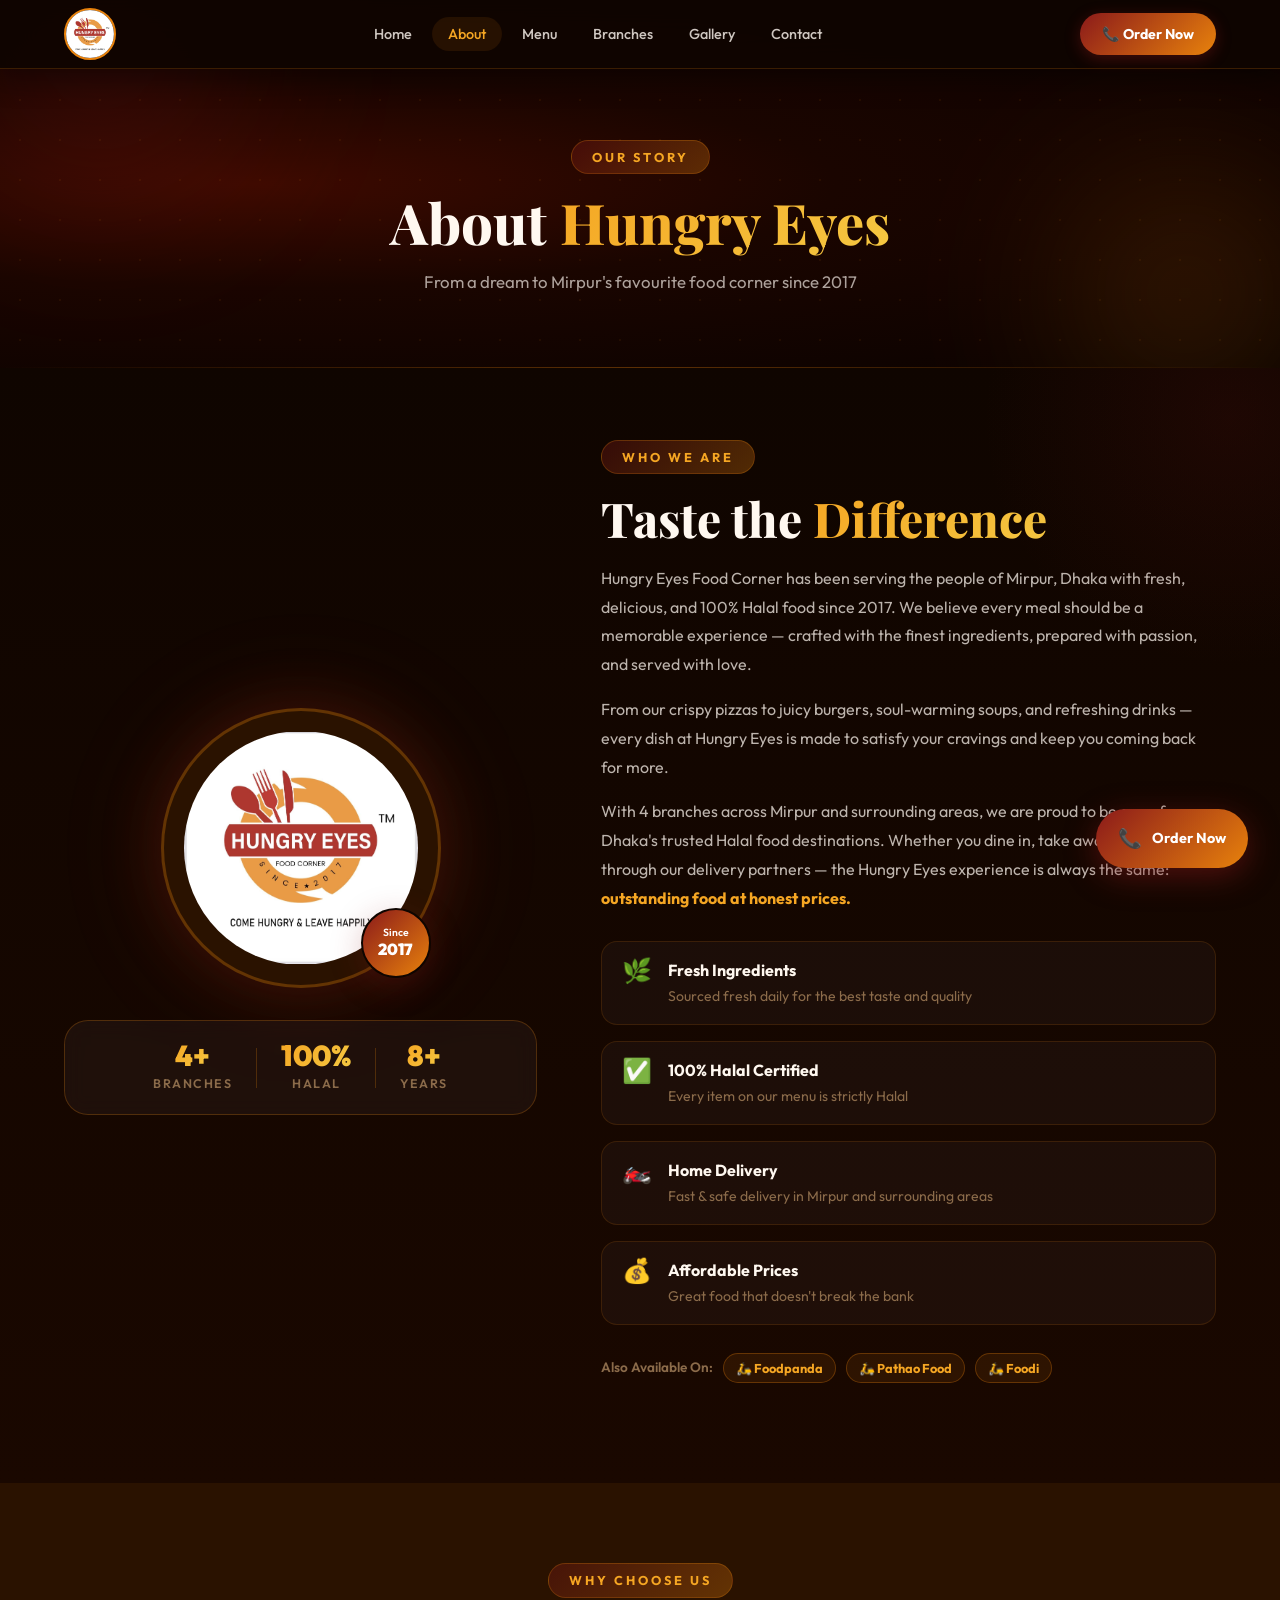
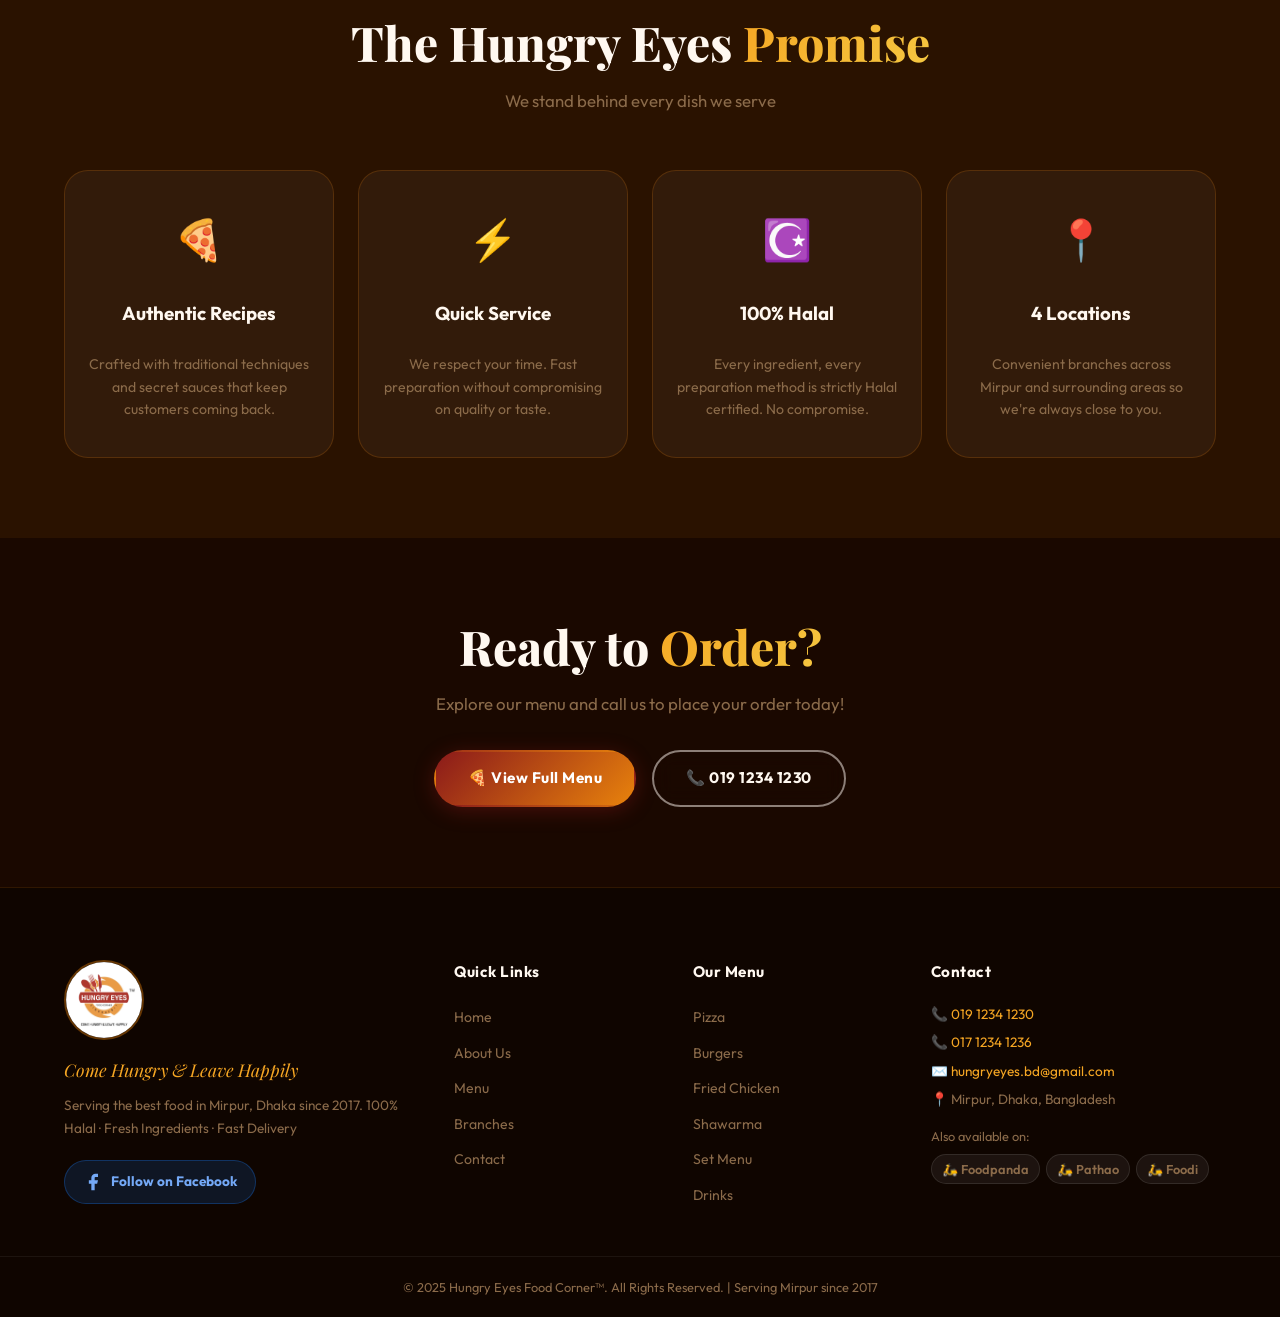
<file: about.html>
<!DOCTYPE html>
<html lang="en">

<head>
  <meta charset="UTF-8" />
  <meta name="viewport" content="width=device-width, initial-scale=1.0" />
  <meta name="description" content="About Hungry Eyes Food Corner – Serving Mirpur, Dhaka since 2017. Fresh, delicious, 100% Halal food. Learn our story." />
  <meta name="keywords" content="Hungry Eyes about, Halal food Mirpur, food corner Dhaka since 2017" />
  <meta name="author" content="Hungry Eyes Food Corner" />
  <title>About Us | Hungry Eyes Food Corner</title>
  <link rel="icon" type="image/jpeg" href="Img/LOGO.jpg" />
  <link rel="preconnect" href="https://fonts.googleapis.com" />
  <link rel="preconnect" href="https://fonts.gstatic.com" crossorigin />
  <link href="https://fonts.googleapis.com/css2?family=Outfit:wght@300;400;500;600;700;800;900&family=Playfair+Display:ital,wght@0,700;0,800;1,700&display=swap" rel="stylesheet" />
  <link rel="stylesheet" href="style.css" />
</head>

<body>

  <!-- ===== NAVBAR ===== -->
  <nav class="navbar scrolled" id="navbar">
    <div class="nav-container">
      <a href="index.html" class="nav-logo">
        <img src="Img/LOGO.jpg" alt="Hungry Eyes Logo" class="logo-img" />
      </a>
      <ul class="nav-links" id="navLinks">
        <li><a href="index.html" class="nav-link" id="nav-home">Home</a></li>
        <li><a href="about.html" class="nav-link active" id="nav-about">About</a></li>
        <li><a href="menu.html" class="nav-link" id="nav-menu">Menu</a></li>
        <li><a href="branches.html" class="nav-link" id="nav-branches">Branches</a></li>
        <li><a href="gallery.html" class="nav-link" id="nav-gallery">Gallery</a></li>
        <li><a href="contact.html" class="nav-link" id="nav-contact">Contact</a></li>
      </ul>
      <a href="tel:01912341230" class="nav-cta" id="nav-order-btn">
        <span>📞 Order Now</span>
      </a>
      <button class="hamburger" id="hamburger" aria-label="Toggle menu">
        <span></span><span></span><span></span>
      </button>
    </div>
  </nav>

  <!-- ===== PAGE HERO ===== -->
  <div class="page-hero">
    <div class="page-hero-bg">
      <div class="hero-bg-orb orb-1"></div>
      <div class="hero-bg-orb orb-2"></div>
      <div class="hero-bg-grid"></div>
    </div>
    <div class="page-hero-content">
      <div class="section-tag">Our Story</div>
      <h1 class="page-hero-title">About <span class="highlight">Hungry Eyes</span></h1>
      <p class="page-hero-sub">From a dream to Mirpur's favourite food corner since 2017</p>
    </div>
  </div>

  <!-- ===== ABOUT SECTION ===== -->
  <section class="about-section" id="about" style="padding-top: 72px;">
    <div class="container">
      <div class="about-grid">
        <div class="about-visual">
          <div class="about-img-wrap">
            <img src="Img/LOGO.jpg" alt="Hungry Eyes Food Corner Logo" class="about-logo" />
            <div class="about-badge-circle">
              <span>Since</span>
              <strong>2017</strong>
            </div>
          </div>
          <div class="about-stats">
            <div class="stat-item">
              <strong class="stat-num">4+</strong>
              <span class="stat-label">Branches</span>
            </div>
            <div class="stat-divider"></div>
            <div class="stat-item">
              <strong class="stat-num">100%</strong>
              <span class="stat-label">Halal</span>
            </div>
            <div class="stat-divider"></div>
            <div class="stat-item">
              <strong class="stat-num">8+</strong>
              <span class="stat-label">Years</span>
            </div>
          </div>
        </div>
        <div class="about-content">
          <div class="section-tag">Who We Are</div>
          <h2 class="section-title">Taste the <span class="highlight">Difference</span></h2>
          <p class="about-desc">
            Hungry Eyes Food Corner has been serving the people of Mirpur, Dhaka with fresh, delicious, and 100% Halal food since 2017. We believe every meal should be a memorable experience — crafted with the finest ingredients, prepared with passion, and served with love.
          </p>
          <p class="about-desc">
            From our crispy pizzas to juicy burgers, soul-warming soups, and refreshing drinks — every dish at Hungry Eyes is made to satisfy your cravings and keep you coming back for more.
          </p>
          <p class="about-desc">
            With 4 branches across Mirpur and surrounding areas, we are proud to be one of Dhaka's trusted Halal food destinations. Whether you dine in, take away, or order through our delivery partners — the Hungry Eyes experience is always the same: <strong style="color:var(--orange-light);">outstanding food at honest prices.</strong>
          </p>
          <div class="about-features">
            <div class="about-feat">
              <div class="about-feat-icon">🌿</div>
              <div>
                <strong>Fresh Ingredients</strong>
                <p>Sourced fresh daily for the best taste and quality</p>
              </div>
            </div>
            <div class="about-feat">
              <div class="about-feat-icon">✅</div>
              <div>
                <strong>100% Halal Certified</strong>
                <p>Every item on our menu is strictly Halal</p>
              </div>
            </div>
            <div class="about-feat">
              <div class="about-feat-icon">🏍️</div>
              <div>
                <strong>Home Delivery</strong>
                <p>Fast & safe delivery in Mirpur and surrounding areas</p>
              </div>
            </div>
            <div class="about-feat">
              <div class="about-feat-icon">💰</div>
              <div>
                <strong>Affordable Prices</strong>
                <p>Great food that doesn't break the bank</p>
              </div>
            </div>
          </div>
          <div class="about-delivery-partners">
            <span class="dp-label">Also Available On:</span>
            <span class="dp-tag">🛵 Foodpanda</span>
            <span class="dp-tag">🛵 Pathao Food</span>
            <span class="dp-tag">🛵 Foodi</span>
          </div>
        </div>
      </div>
    </div>
  </section>

  <!-- ===== WHY CHOOSE US ===== -->
  <section style="padding: 80px 0; background: var(--dark-3);">
    <div class="container">
      <div class="section-header">
        <div class="section-tag">Why Choose Us</div>
        <h2 class="section-title">The Hungry Eyes <span class="highlight">Promise</span></h2>
        <p class="section-subtitle">We stand behind every dish we serve</p>
      </div>
      <div style="display: grid; grid-template-columns: repeat(auto-fill, minmax(240px, 1fr)); gap: 24px;">
        <div class="branch-card" style="flex-direction: column; text-align: center; align-items: center; padding: 36px 24px;">
          <div style="font-size: 2.5rem; margin-bottom: 12px;">🍕</div>
          <h3 style="color: var(--cream); margin-bottom: 8px;">Authentic Recipes</h3>
          <p style="color: var(--text-muted); font-size: 0.88rem; line-height: 1.6;">Crafted with traditional techniques and secret sauces that keep customers coming back.</p>
        </div>
        <div class="branch-card" style="flex-direction: column; text-align: center; align-items: center; padding: 36px 24px;">
          <div style="font-size: 2.5rem; margin-bottom: 12px;">⚡</div>
          <h3 style="color: var(--cream); margin-bottom: 8px;">Quick Service</h3>
          <p style="color: var(--text-muted); font-size: 0.88rem; line-height: 1.6;">We respect your time. Fast preparation without compromising on quality or taste.</p>
        </div>
        <div class="branch-card" style="flex-direction: column; text-align: center; align-items: center; padding: 36px 24px;">
          <div style="font-size: 2.5rem; margin-bottom: 12px;">☪️</div>
          <h3 style="color: var(--cream); margin-bottom: 8px;">100% Halal</h3>
          <p style="color: var(--text-muted); font-size: 0.88rem; line-height: 1.6;">Every ingredient, every preparation method is strictly Halal certified. No compromise.</p>
        </div>
        <div class="branch-card" style="flex-direction: column; text-align: center; align-items: center; padding: 36px 24px;">
          <div style="font-size: 2.5rem; margin-bottom: 12px;">📍</div>
          <h3 style="color: var(--cream); margin-bottom: 8px;">4 Locations</h3>
          <p style="color: var(--text-muted); font-size: 0.88rem; line-height: 1.6;">Convenient branches across Mirpur and surrounding areas so we're always close to you.</p>
        </div>
      </div>
    </div>
  </section>

  <!-- ===== CTA ===== -->
  <section style="padding: 80px 0; background: var(--dark-2); text-align: center;">
    <div class="container">
      <h2 class="section-title">Ready to <span class="highlight">Order?</span></h2>
      <p style="color: var(--text-muted); margin-bottom: 32px; font-size: 1.05rem;">Explore our menu and call us to place your order today!</p>
      <div style="display: flex; gap: 16px; justify-content: center; flex-wrap: wrap;">
        <a href="menu.html" class="btn btn-primary">🍕 View Full Menu</a>
        <a href="tel:01912341230" class="btn btn-outline">📞 019 1234 1230</a>
      </div>
    </div>
  </section>

  <!-- ===== FOOTER ===== -->
  <footer class="footer" id="footer">
    <div class="footer-top">
      <div class="container">
        <div class="footer-grid">
          <div class="footer-brand">
            <img src="Img/LOGO.jpg" alt="Hungry Eyes Logo" class="footer-logo" />
            <p class="footer-tagline">Come Hungry &amp; Leave Happily</p>
            <p class="footer-desc">Serving the best food in Mirpur, Dhaka since 2017. 100% Halal · Fresh Ingredients · Fast Delivery</p>
            <a href="https://www.facebook.com/hungryeyes.bd" target="_blank" rel="noopener" class="footer-fb" id="footer-facebook">
              <svg xmlns="http://www.w3.org/2000/svg" width="20" height="20" viewBox="0 0 24 24" fill="currentColor"><path d="M18 2h-3a5 5 0 0 0-5 5v3H7v4h3v8h4v-8h3l1-4h-4V7a1 1 0 0 1 1-1h3z"/></svg>
              Follow on Facebook
            </a>
          </div>
          <div class="footer-links-col">
            <h4>Quick Links</h4>
            <ul>
              <li><a href="index.html">Home</a></li>
              <li><a href="about.html">About Us</a></li>
              <li><a href="menu.html">Menu</a></li>
              <li><a href="branches.html">Branches</a></li>
              <li><a href="contact.html">Contact</a></li>
            </ul>
          </div>
          <div class="footer-links-col">
            <h4>Our Menu</h4>
            <ul>
              <li><a href="menu.html">Pizza</a></li>
              <li><a href="menu.html">Burgers</a></li>
              <li><a href="menu.html">Fried Chicken</a></li>
              <li><a href="menu.html">Shawarma</a></li>
              <li><a href="menu.html">Set Menu</a></li>
              <li><a href="menu.html">Drinks</a></li>
            </ul>
          </div>
          <div class="footer-contact-col">
            <h4>Contact</h4>
            <p>📞 <a href="tel:01912341230">019 1234 1230</a></p>
            <p>📞 <a href="tel:01712341236">017 1234 1236</a></p>
            <p>✉️ <a href="mailto:hungryeyes.bd@gmail.com">hungryeyes.bd@gmail.com</a></p>
            <p>📍 Mirpur, Dhaka, Bangladesh</p>
            <div class="footer-delivery">
              <span>Also available on:</span>
              <div class="footer-apps">
                <span class="app-pill">🛵 Foodpanda</span>
                <span class="app-pill">🛵 Pathao</span>
                <span class="app-pill">🛵 Foodi</span>
              </div>
            </div>
          </div>
        </div>
      </div>
    </div>
    <div class="footer-bottom">
      <div class="container">
        <p>© 2025 Hungry Eyes Food Corner™. All Rights Reserved. | Serving Mirpur since 2017</p>
      </div>
    </div>
  </footer>

  <!-- Floating Call Button -->
  <a href="tel:01912341230" class="float-call" aria-label="Call Now">
    <span class="float-call-icon">📞</span>
    <span class="float-call-text">Order Now</span>
  </a>
  <button class="back-to-top" id="backToTop" aria-label="Back to top" onclick="window.scrollTo({top:0,behavior:'smooth'})">↑</button>

  <script src="script.js"></script>
</body>
</html>
</file>
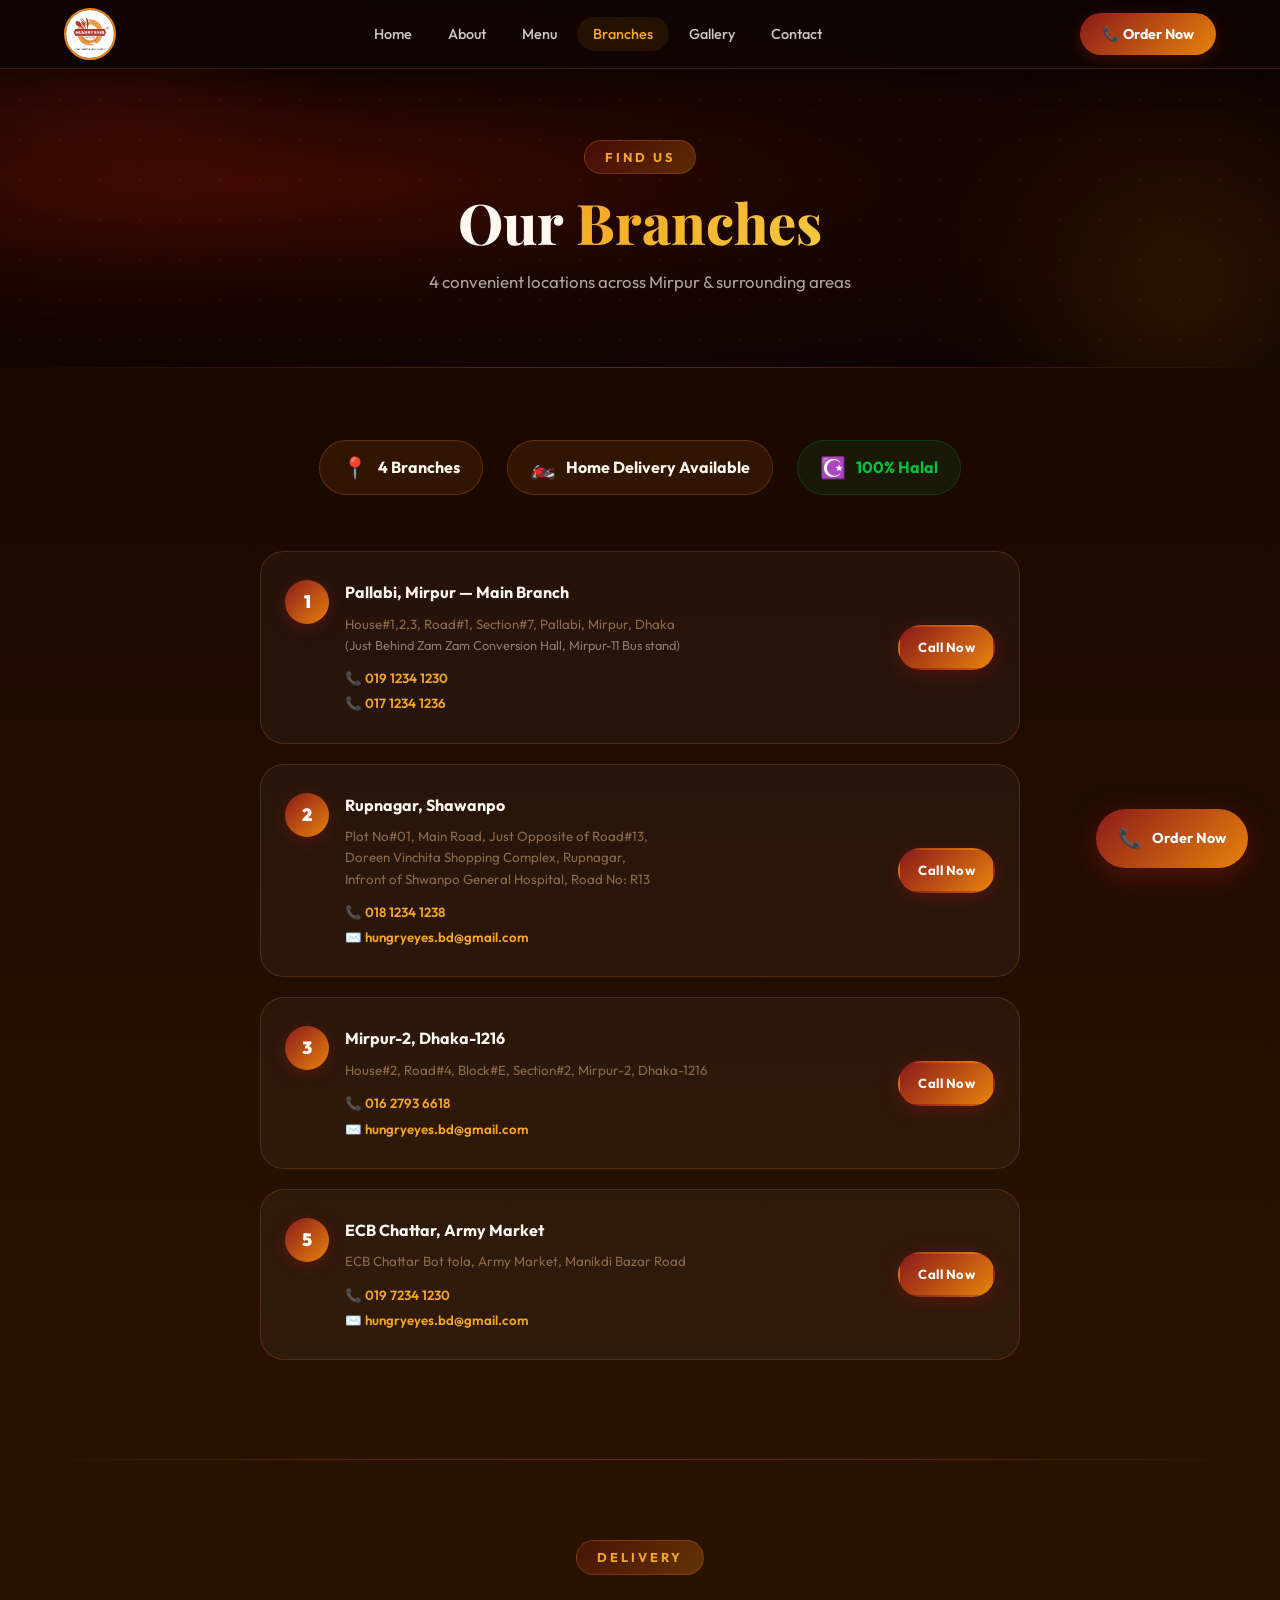
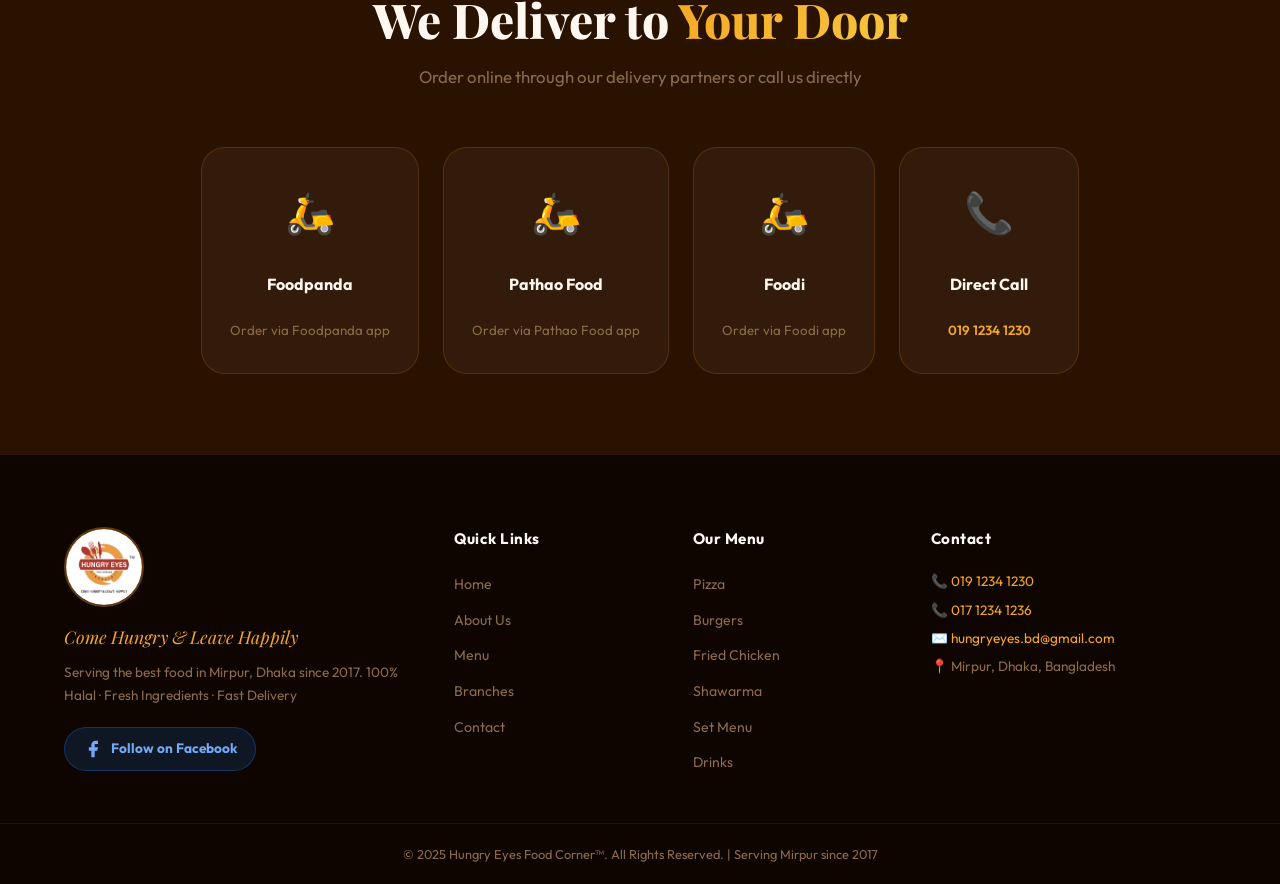
<file: branches.html>
<!DOCTYPE html>
<html lang="en">

<head>
  <meta charset="UTF-8" />
  <meta name="viewport" content="width=device-width, initial-scale=1.0" />
  <meta name="description" content="Hungry Eyes Food Corner branches in Mirpur, Rupnagar and Dhaka. Visit us or call for home delivery." />
  <meta name="keywords" content="Hungry Eyes branches, Mirpur restaurant location, Hungry Eyes address, food delivery Mirpur" />
  <meta name="author" content="Hungry Eyes Food Corner" />
  <title>Our Branches | Hungry Eyes Food Corner</title>
  <link rel="icon" type="image/jpeg" href="Img/LOGO.jpg" />
  <link rel="preconnect" href="https://fonts.googleapis.com" />
  <link rel="preconnect" href="https://fonts.gstatic.com" crossorigin />
  <link href="https://fonts.googleapis.com/css2?family=Outfit:wght@300;400;500;600;700;800;900&family=Playfair+Display:ital,wght@0,700;0,800;1,700&display=swap" rel="stylesheet" />
  <link rel="stylesheet" href="style.css" />
</head>

<body>

  <!-- ===== NAVBAR ===== -->
  <nav class="navbar scrolled" id="navbar">
    <div class="nav-container">
      <a href="index.html" class="nav-logo">
        <img src="Img/LOGO.jpg" alt="Hungry Eyes Logo" class="logo-img" />
      </a>
      <ul class="nav-links" id="navLinks">
        <li><a href="index.html" class="nav-link" id="nav-home">Home</a></li>
        <li><a href="about.html" class="nav-link" id="nav-about">About</a></li>
        <li><a href="menu.html" class="nav-link" id="nav-menu">Menu</a></li>
        <li><a href="branches.html" class="nav-link active" id="nav-branches">Branches</a></li>
        <li><a href="gallery.html" class="nav-link" id="nav-gallery">Gallery</a></li>
        <li><a href="contact.html" class="nav-link" id="nav-contact">Contact</a></li>
      </ul>
      <a href="tel:01912341230" class="nav-cta" id="nav-order-btn">
        <span>📞 Order Now</span>
      </a>
      <button class="hamburger" id="hamburger" aria-label="Toggle menu">
        <span></span><span></span><span></span>
      </button>
    </div>
  </nav>

  <!-- ===== PAGE HERO ===== -->
  <div class="page-hero">
    <div class="page-hero-bg">
      <div class="hero-bg-orb orb-1"></div>
      <div class="hero-bg-orb orb-2"></div>
      <div class="hero-bg-grid"></div>
    </div>
    <div class="page-hero-content">
      <div class="section-tag">Find Us</div>
      <h1 class="page-hero-title">Our <span class="highlight">Branches</span></h1>
      <p class="page-hero-sub">4 convenient locations across Mirpur & surrounding areas</p>
    </div>
  </div>

  <!-- ===== BRANCHES SECTION ===== -->
  <section class="branches-section" id="branches" style="padding-top: 72px;">
    <div class="container">

      <!-- Summary bar -->
      <div style="display: flex; gap: 24px; flex-wrap: wrap; justify-content: center; margin-bottom: 56px;">
        <div style="display: flex; align-items: center; gap: 10px; background: rgba(232,130,12,0.1); border: 1px solid rgba(232,130,12,0.25); border-radius: 50px; padding: 10px 22px;">
          <span style="font-size: 1.3rem;">📍</span>
          <span style="color: var(--cream); font-weight: 700;">4 Branches</span>
        </div>
        <div style="display: flex; align-items: center; gap: 10px; background: rgba(232,130,12,0.1); border: 1px solid rgba(232,130,12,0.25); border-radius: 50px; padding: 10px 22px;">
          <span style="font-size: 1.3rem;">🏍️</span>
          <span style="color: var(--cream); font-weight: 700;">Home Delivery Available</span>
        </div>
        <div style="display: flex; align-items: center; gap: 10px; background: rgba(0,180,60,0.1); border: 1px solid rgba(0,180,60,0.2); border-radius: 50px; padding: 10px 22px;">
          <span style="font-size: 1.3rem;">☪️</span>
          <span style="color: #00c040; font-weight: 700;">100% Halal</span>
        </div>
      </div>

      <div class="branches-grid" style="grid-template-columns: 1fr; gap: 20px; max-width: 760px; margin: 0 auto;">

        <div class="branch-card" id="branch-1">
          <div class="branch-num">1</div>
          <div class="branch-info" style="flex: 1;">
            <h3 class="branch-name">Pallabi, Mirpur — Main Branch</h3>
            <p class="branch-addr">
              House#1,2,3, Road#1, Section#7, Pallabi, Mirpur, Dhaka<br/>
              <em style="color: rgba(255,248,240,0.45); font-style: normal; font-size: 0.8rem;">(Just Behind Zam Zam Conversion Hall, Mirpur-11 Bus stand)</em>
            </p>
            <div class="branch-contacts">
              <a href="tel:01912341230" class="branch-phone" id="branch1-phone1">📞 019 1234 1230</a>
              <a href="tel:01712341236" class="branch-phone" id="branch1-phone2">📞 017 1234 1236</a>
            </div>
          </div>
          <a href="tel:01912341230" class="btn btn-primary" style="align-self: center; white-space: nowrap; font-size: 0.82rem; padding: 10px 18px;">Call Now</a>
        </div>

        <div class="branch-card" id="branch-2">
          <div class="branch-num">2</div>
          <div class="branch-info" style="flex: 1;">
            <h3 class="branch-name">Rupnagar, Shawanpo</h3>
            <p class="branch-addr">
              Plot No#01, Main Road, Just Opposite of Road#13,<br/>
              Doreen Vinchita Shopping Complex, Rupnagar,<br/>
              Infront of Shwanpo General Hospital, Road No: R13
            </p>
            <div class="branch-contacts">
              <a href="tel:01812341238" class="branch-phone" id="branch2-phone">📞 018 1234 1238</a>
              <a href="mailto:hungryeyes.bd@gmail.com" class="branch-phone" id="branch2-email">✉️ hungryeyes.bd@gmail.com</a>
            </div>
          </div>
          <a href="tel:01812341238" class="btn btn-primary" style="align-self: center; white-space: nowrap; font-size: 0.82rem; padding: 10px 18px;">Call Now</a>
        </div>

        <div class="branch-card" id="branch-3">
          <div class="branch-num">3</div>
          <div class="branch-info" style="flex: 1;">
            <h3 class="branch-name">Mirpur-2, Dhaka-1216</h3>
            <p class="branch-addr">
              House#2, Road#4, Block#E, Section#2, Mirpur-2, Dhaka-1216
            </p>
            <div class="branch-contacts">
              <a href="tel:01627936618" class="branch-phone" id="branch3-phone">📞 016 2793 6618</a>
              <a href="mailto:hungryeyes.bd@gmail.com" class="branch-phone" id="branch3-email">✉️ hungryeyes.bd@gmail.com</a>
            </div>
          </div>
          <a href="tel:01627936618" class="btn btn-primary" style="align-self: center; white-space: nowrap; font-size: 0.82rem; padding: 10px 18px;">Call Now</a>
        </div>

        <div class="branch-card" id="branch-5">
          <div class="branch-num">5</div>
          <div class="branch-info" style="flex: 1;">
            <h3 class="branch-name">ECB Chattar, Army Market</h3>
            <p class="branch-addr">
              ECB Chattar Bot tola, Army Market, Manikdi Bazar Road
            </p>
            <div class="branch-contacts">
              <a href="tel:01972341230" class="branch-phone" id="branch5-phone">📞 019 7234 1230</a>
              <a href="mailto:hungryeyes.bd@gmail.com" class="branch-phone" id="branch5-email">✉️ hungryeyes.bd@gmail.com</a>
            </div>
          </div>
          <a href="tel:01972341230" class="btn btn-primary" style="align-self: center; white-space: nowrap; font-size: 0.82rem; padding: 10px 18px;">Call Now</a>
        </div>

      </div>
    </div>
  </section>

  <!-- ===== DELIVERY INFO ===== -->
  <section style="padding: 80px 0; background: var(--dark-3);">
    <div class="container" style="text-align: center;">
      <div class="section-header">
        <div class="section-tag">Delivery</div>
        <h2 class="section-title">We Deliver to <span class="highlight">Your Door</span></h2>
        <p class="section-subtitle">Order online through our delivery partners or call us directly</p>
      </div>
      <div style="display: flex; gap: 24px; justify-content: center; flex-wrap: wrap; margin-top: 36px;">
        <div class="branch-card" style="flex-direction: column; align-items: center; padding: 32px 28px; min-width: 180px;">
          <div style="font-size: 2.5rem; margin-bottom: 12px;">🛵</div>
          <strong style="color: var(--cream); margin-bottom: 6px; display: block;">Foodpanda</strong>
          <p style="color: var(--text-muted); font-size: 0.83rem;">Order via Foodpanda app</p>
        </div>
        <div class="branch-card" style="flex-direction: column; align-items: center; padding: 32px 28px; min-width: 180px;">
          <div style="font-size: 2.5rem; margin-bottom: 12px;">🛵</div>
          <strong style="color: var(--cream); margin-bottom: 6px; display: block;">Pathao Food</strong>
          <p style="color: var(--text-muted); font-size: 0.83rem;">Order via Pathao Food app</p>
        </div>
        <div class="branch-card" style="flex-direction: column; align-items: center; padding: 32px 28px; min-width: 180px;">
          <div style="font-size: 2.5rem; margin-bottom: 12px;">🛵</div>
          <strong style="color: var(--cream); margin-bottom: 6px; display: block;">Foodi</strong>
          <p style="color: var(--text-muted); font-size: 0.83rem;">Order via Foodi app</p>
        </div>
        <div class="branch-card" style="flex-direction: column; align-items: center; padding: 32px 28px; min-width: 180px;">
          <div style="font-size: 2.5rem; margin-bottom: 12px;">📞</div>
          <strong style="color: var(--cream); margin-bottom: 6px; display: block;">Direct Call</strong>
          <a href="tel:01912341230" style="color: var(--orange-light); font-size: 0.83rem; font-weight: 600;">019 1234 1230</a>
        </div>
      </div>
    </div>
  </section>

  <!-- ===== FOOTER ===== -->
  <footer class="footer" id="footer">
    <div class="footer-top">
      <div class="container">
        <div class="footer-grid">
          <div class="footer-brand">
            <img src="Img/LOGO.jpg" alt="Hungry Eyes Logo" class="footer-logo" />
            <p class="footer-tagline">Come Hungry &amp; Leave Happily</p>
            <p class="footer-desc">Serving the best food in Mirpur, Dhaka since 2017. 100% Halal · Fresh Ingredients · Fast Delivery</p>
            <a href="https://www.facebook.com/hungryeyes.bd" target="_blank" rel="noopener" class="footer-fb">
              <svg xmlns="http://www.w3.org/2000/svg" width="20" height="20" viewBox="0 0 24 24" fill="currentColor"><path d="M18 2h-3a5 5 0 0 0-5 5v3H7v4h3v8h4v-8h3l1-4h-4V7a1 1 0 0 1 1-1h3z"/></svg>
              Follow on Facebook
            </a>
          </div>
          <div class="footer-links-col">
            <h4>Quick Links</h4>
            <ul>
              <li><a href="index.html">Home</a></li>
              <li><a href="about.html">About Us</a></li>
              <li><a href="menu.html">Menu</a></li>
              <li><a href="branches.html">Branches</a></li>
              <li><a href="contact.html">Contact</a></li>
            </ul>
          </div>
          <div class="footer-links-col">
            <h4>Our Menu</h4>
            <ul>
              <li><a href="menu.html">Pizza</a></li>
              <li><a href="menu.html">Burgers</a></li>
              <li><a href="menu.html">Fried Chicken</a></li>
              <li><a href="menu.html">Shawarma</a></li>
              <li><a href="menu.html">Set Menu</a></li>
              <li><a href="menu.html">Drinks</a></li>
            </ul>
          </div>
          <div class="footer-contact-col">
            <h4>Contact</h4>
            <p>📞 <a href="tel:01912341230">019 1234 1230</a></p>
            <p>📞 <a href="tel:01712341236">017 1234 1236</a></p>
            <p>✉️ <a href="mailto:hungryeyes.bd@gmail.com">hungryeyes.bd@gmail.com</a></p>
            <p>📍 Mirpur, Dhaka, Bangladesh</p>
          </div>
        </div>
      </div>
    </div>
    <div class="footer-bottom">
      <div class="container">
        <p>© 2025 Hungry Eyes Food Corner™. All Rights Reserved. | Serving Mirpur since 2017</p>
      </div>
    </div>
  </footer>

  <a href="tel:01912341230" class="float-call" aria-label="Call Now">
    <span class="float-call-icon">📞</span>
    <span class="float-call-text">Order Now</span>
  </a>
  <button class="back-to-top" id="backToTop" aria-label="Back to top" onclick="window.scrollTo({top:0,behavior:'smooth'})">↑</button>

  <script src="script.js"></script>
</body>
</html>
</file>
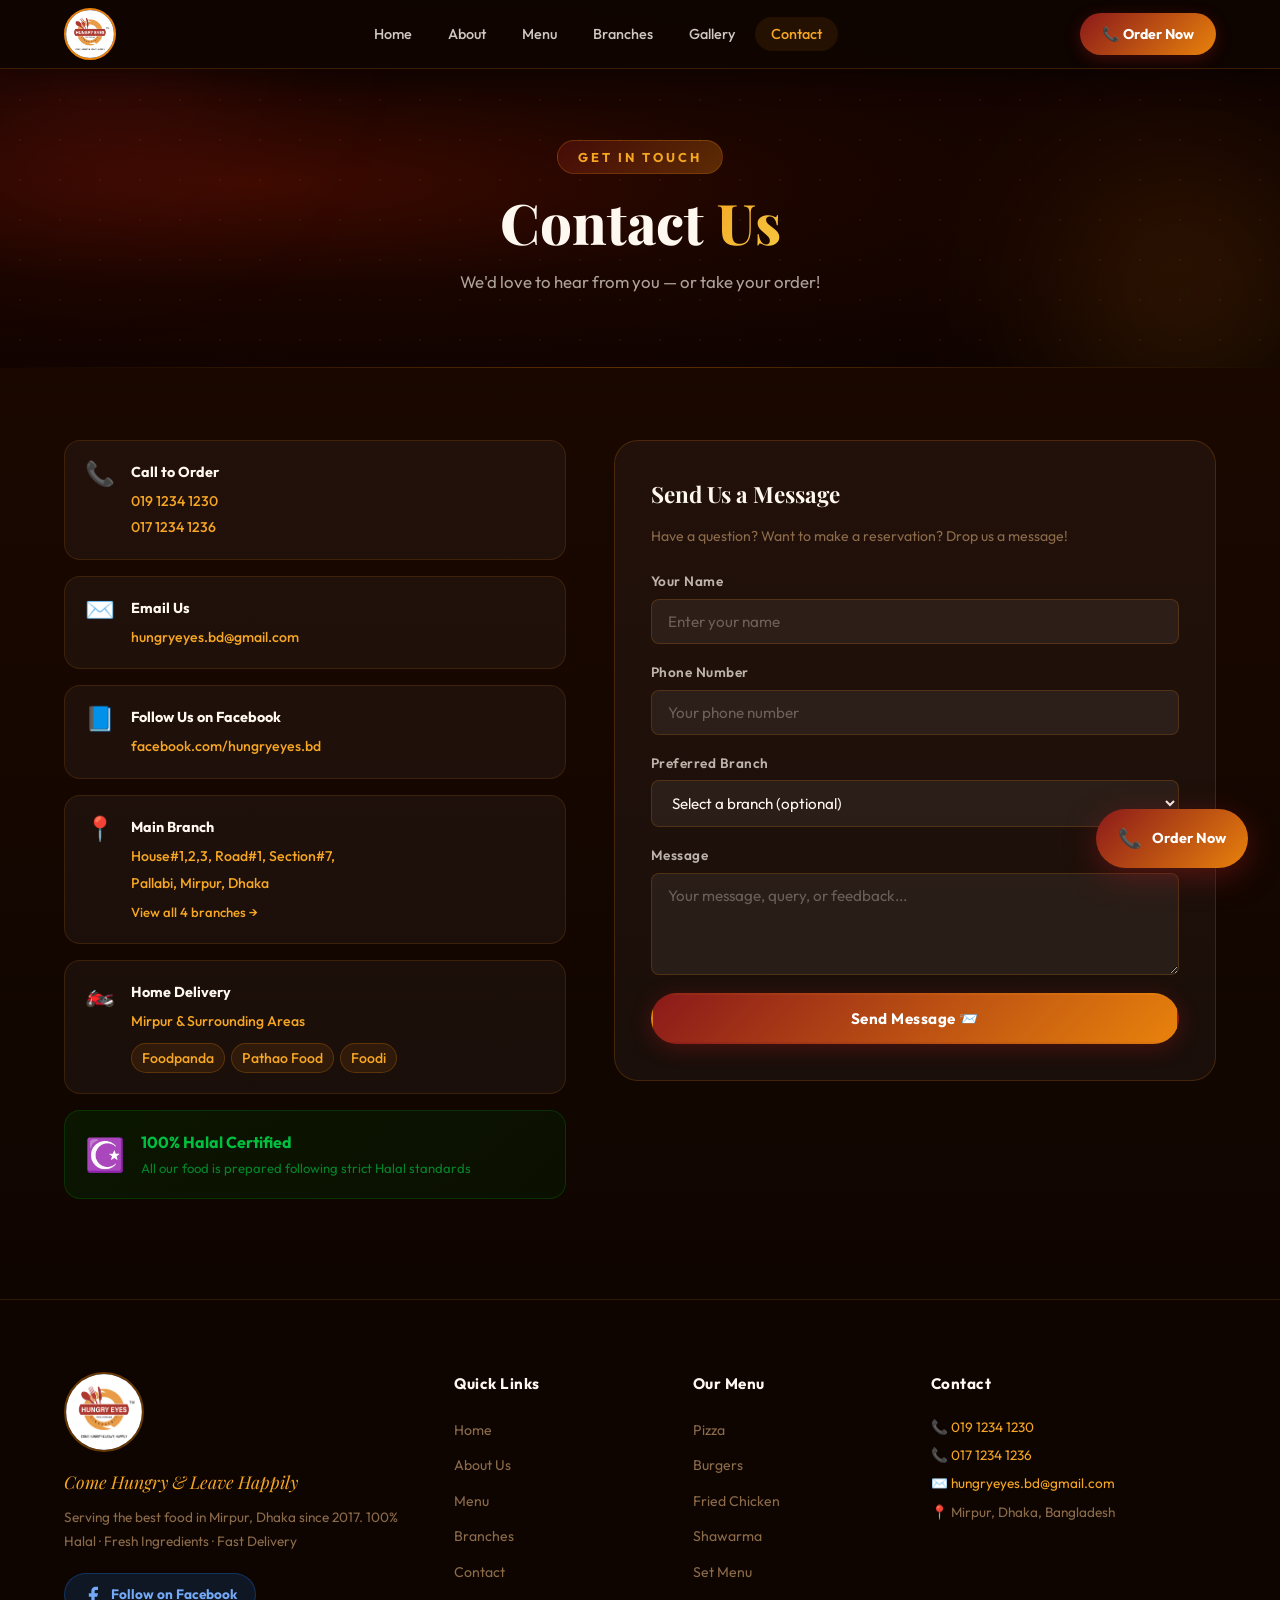
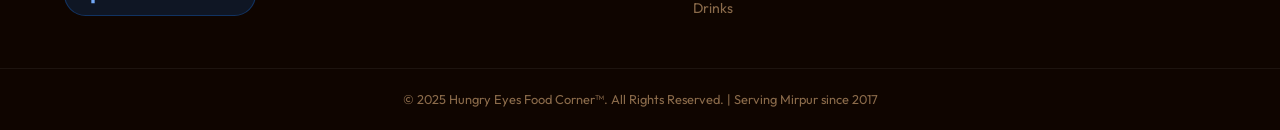
<file: contact.html>
<!DOCTYPE html>
<html lang="en">

<head>
  <meta charset="UTF-8" />
  <meta name="viewport" content="width=device-width, initial-scale=1.0" />
  <meta name="description" content="Contact Hungry Eyes Food Corner – Call us to order, email us, or find us on Facebook. Located in Mirpur, Dhaka, Bangladesh." />
  <meta name="keywords" content="Hungry Eyes contact, order food Mirpur, restaurant contact Dhaka, Hungry Eyes phone number" />
  <meta name="author" content="Hungry Eyes Food Corner" />
  <title>Contact Us | Hungry Eyes Food Corner</title>
  <link rel="icon" type="image/jpeg" href="Img/LOGO.jpg" />
  <link rel="preconnect" href="https://fonts.googleapis.com" />
  <link rel="preconnect" href="https://fonts.gstatic.com" crossorigin />
  <link href="https://fonts.googleapis.com/css2?family=Outfit:wght@300;400;500;600;700;800;900&family=Playfair+Display:ital,wght@0,700;0,800;1,700&display=swap" rel="stylesheet" />
  <link rel="stylesheet" href="style.css" />
</head>

<body>

  <!-- ===== NAVBAR ===== -->
  <nav class="navbar scrolled" id="navbar">
    <div class="nav-container">
      <a href="index.html" class="nav-logo">
        <img src="Img/LOGO.jpg" alt="Hungry Eyes Logo" class="logo-img" />
      </a>
      <ul class="nav-links" id="navLinks">
        <li><a href="index.html" class="nav-link" id="nav-home">Home</a></li>
        <li><a href="about.html" class="nav-link" id="nav-about">About</a></li>
        <li><a href="menu.html" class="nav-link" id="nav-menu">Menu</a></li>
        <li><a href="branches.html" class="nav-link" id="nav-branches">Branches</a></li>
        <li><a href="gallery.html" class="nav-link" id="nav-gallery">Gallery</a></li>
        <li><a href="contact.html" class="nav-link active" id="nav-contact">Contact</a></li>
      </ul>
      <a href="tel:01912341230" class="nav-cta" id="nav-order-btn">
        <span>📞 Order Now</span>
      </a>
      <button class="hamburger" id="hamburger" aria-label="Toggle menu">
        <span></span><span></span><span></span>
      </button>
    </div>
  </nav>

  <!-- ===== PAGE HERO ===== -->
  <div class="page-hero">
    <div class="page-hero-bg">
      <div class="hero-bg-orb orb-1"></div>
      <div class="hero-bg-orb orb-2"></div>
      <div class="hero-bg-grid"></div>
    </div>
    <div class="page-hero-content">
      <div class="section-tag">Get In Touch</div>
      <h1 class="page-hero-title">Contact <span class="highlight">Us</span></h1>
      <p class="page-hero-sub">We'd love to hear from you — or take your order!</p>
    </div>
  </div>

  <!-- ===== CONTACT SECTION ===== -->
  <section class="contact-section" id="contact" style="padding-top: 72px;">
    <div class="container">
      <div class="contact-grid">
        <div class="contact-info">

          <div class="contact-card" id="contact-phone-card">
            <div class="contact-icon">📞</div>
            <div class="contact-detail">
              <strong>Call to Order</strong>
              <a href="tel:01912341230" id="contact-phone1">019 1234 1230</a>
              <a href="tel:01712341236" id="contact-phone2">017 1234 1236</a>
            </div>
          </div>

          <div class="contact-card" id="contact-email-card">
            <div class="contact-icon">✉️</div>
            <div class="contact-detail">
              <strong>Email Us</strong>
              <a href="mailto:hungryeyes.bd@gmail.com" id="contact-email">hungryeyes.bd@gmail.com</a>
            </div>
          </div>

          <div class="contact-card" id="contact-social-card">
            <div class="contact-icon">📘</div>
            <div class="contact-detail">
              <strong>Follow Us on Facebook</strong>
              <a href="https://www.facebook.com/hungryeyes.bd" target="_blank" rel="noopener" id="contact-facebook">facebook.com/hungryeyes.bd</a>
            </div>
          </div>

          <div class="contact-card" id="contact-location-card">
            <div class="contact-icon">📍</div>
            <div class="contact-detail">
              <strong>Main Branch</strong>
              <span>House#1,2,3, Road#1, Section#7,</span>
              <span>Pallabi, Mirpur, Dhaka</span>
              <a href="branches.html" style="color: var(--orange-light); font-size: 0.82rem; margin-top: 4px;">View all 4 branches →</a>
            </div>
          </div>

          <div class="contact-card" id="contact-delivery-card">
            <div class="contact-icon">🏍️</div>
            <div class="contact-detail">
              <strong>Home Delivery</strong>
              <span>Mirpur &amp; Surrounding Areas</span>
              <div class="delivery-platforms">
                <span class="dp-pill">Foodpanda</span>
                <span class="dp-pill">Pathao Food</span>
                <span class="dp-pill">Foodi</span>
              </div>
            </div>
          </div>

          <div class="halal-badge-contact">
            <span class="halal-icon">☪️</span>
            <div>
              <strong>100% Halal Certified</strong>
              <p>All our food is prepared following strict Halal standards</p>
            </div>
          </div>

        </div>

        <div class="contact-form-wrap">
          <form class="contact-form" id="contactForm" onsubmit="handleFormSubmit(event)">
            <h3>Send Us a Message</h3>
            <p style="color: var(--text-muted); font-size: 0.88rem; margin-bottom: 24px; margin-top: -12px;">Have a question? Want to make a reservation? Drop us a message!</p>
            <div class="form-group">
              <label for="contactName">Your Name</label>
              <input type="text" id="contactName" name="name" placeholder="Enter your name" required />
            </div>
            <div class="form-group">
              <label for="contactPhone">Phone Number</label>
              <input type="tel" id="contactPhone" name="phone" placeholder="Your phone number" required />
            </div>
            <div class="form-group">
              <label for="contactBranch">Preferred Branch</label>
              <select id="contactBranch" name="branch" style="background: rgba(255,255,255,0.06); border: 1px solid rgba(232,130,12,0.2); border-radius: 8px; padding: 12px 16px; color: var(--cream); font-family: 'Outfit', sans-serif; font-size: 0.95rem; outline: none; width: 100%;">
                <option value="" style="background: #1a0800;">Select a branch (optional)</option>
                <option value="pallabi" style="background: #1a0800;">Pallabi, Mirpur (Main)</option>
                <option value="rupnagar" style="background: #1a0800;">Rupnagar, Shawanpo</option>
                <option value="mirpur2" style="background: #1a0800;">Mirpur-2, Dhaka-1216</option>
                <option value="ecb" style="background: #1a0800;">ECB Chattar, Army Market</option>
              </select>
            </div>
            <div class="form-group">
              <label for="contactMsg">Message</label>
              <textarea id="contactMsg" name="message" rows="4" placeholder="Your message, query, or feedback..." required></textarea>
            </div>
            <button type="submit" class="btn btn-primary full-width" id="contactSubmitBtn">Send Message 📨</button>
            <div class="form-success" id="formSuccess">✅ Thank you! We'll get back to you soon.</div>
          </form>
        </div>
      </div>
    </div>
  </section>

  <!-- ===== FOOTER ===== -->
  <footer class="footer" id="footer">
    <div class="footer-top">
      <div class="container">
        <div class="footer-grid">
          <div class="footer-brand">
            <img src="Img/LOGO.jpg" alt="Hungry Eyes Logo" class="footer-logo" />
            <p class="footer-tagline">Come Hungry &amp; Leave Happily</p>
            <p class="footer-desc">Serving the best food in Mirpur, Dhaka since 2017. 100% Halal · Fresh Ingredients · Fast Delivery</p>
            <a href="https://www.facebook.com/hungryeyes.bd" target="_blank" rel="noopener" class="footer-fb">
              <svg xmlns="http://www.w3.org/2000/svg" width="20" height="20" viewBox="0 0 24 24" fill="currentColor"><path d="M18 2h-3a5 5 0 0 0-5 5v3H7v4h3v8h4v-8h3l1-4h-4V7a1 1 0 0 1 1-1h3z"/></svg>
              Follow on Facebook
            </a>
          </div>
          <div class="footer-links-col">
            <h4>Quick Links</h4>
            <ul>
              <li><a href="index.html">Home</a></li>
              <li><a href="about.html">About Us</a></li>
              <li><a href="menu.html">Menu</a></li>
              <li><a href="branches.html">Branches</a></li>
              <li><a href="contact.html">Contact</a></li>
            </ul>
          </div>
          <div class="footer-links-col">
            <h4>Our Menu</h4>
            <ul>
              <li><a href="menu.html">Pizza</a></li>
              <li><a href="menu.html">Burgers</a></li>
              <li><a href="menu.html">Fried Chicken</a></li>
              <li><a href="menu.html">Shawarma</a></li>
              <li><a href="menu.html">Set Menu</a></li>
              <li><a href="menu.html">Drinks</a></li>
            </ul>
          </div>
          <div class="footer-contact-col">
            <h4>Contact</h4>
            <p>📞 <a href="tel:01912341230">019 1234 1230</a></p>
            <p>📞 <a href="tel:01712341236">017 1234 1236</a></p>
            <p>✉️ <a href="mailto:hungryeyes.bd@gmail.com">hungryeyes.bd@gmail.com</a></p>
            <p>📍 Mirpur, Dhaka, Bangladesh</p>
          </div>
        </div>
      </div>
    </div>
    <div class="footer-bottom">
      <div class="container">
        <p>© 2025 Hungry Eyes Food Corner™. All Rights Reserved. | Serving Mirpur since 2017</p>
      </div>
    </div>
  </footer>

  <a href="tel:01912341230" class="float-call" aria-label="Call Now">
    <span class="float-call-icon">📞</span>
    <span class="float-call-text">Order Now</span>
  </a>
  <button class="back-to-top" id="backToTop" aria-label="Back to top" onclick="window.scrollTo({top:0,behavior:'smooth'})">↑</button>

  <script src="script.js"></script>
</body>
</html>
</file>
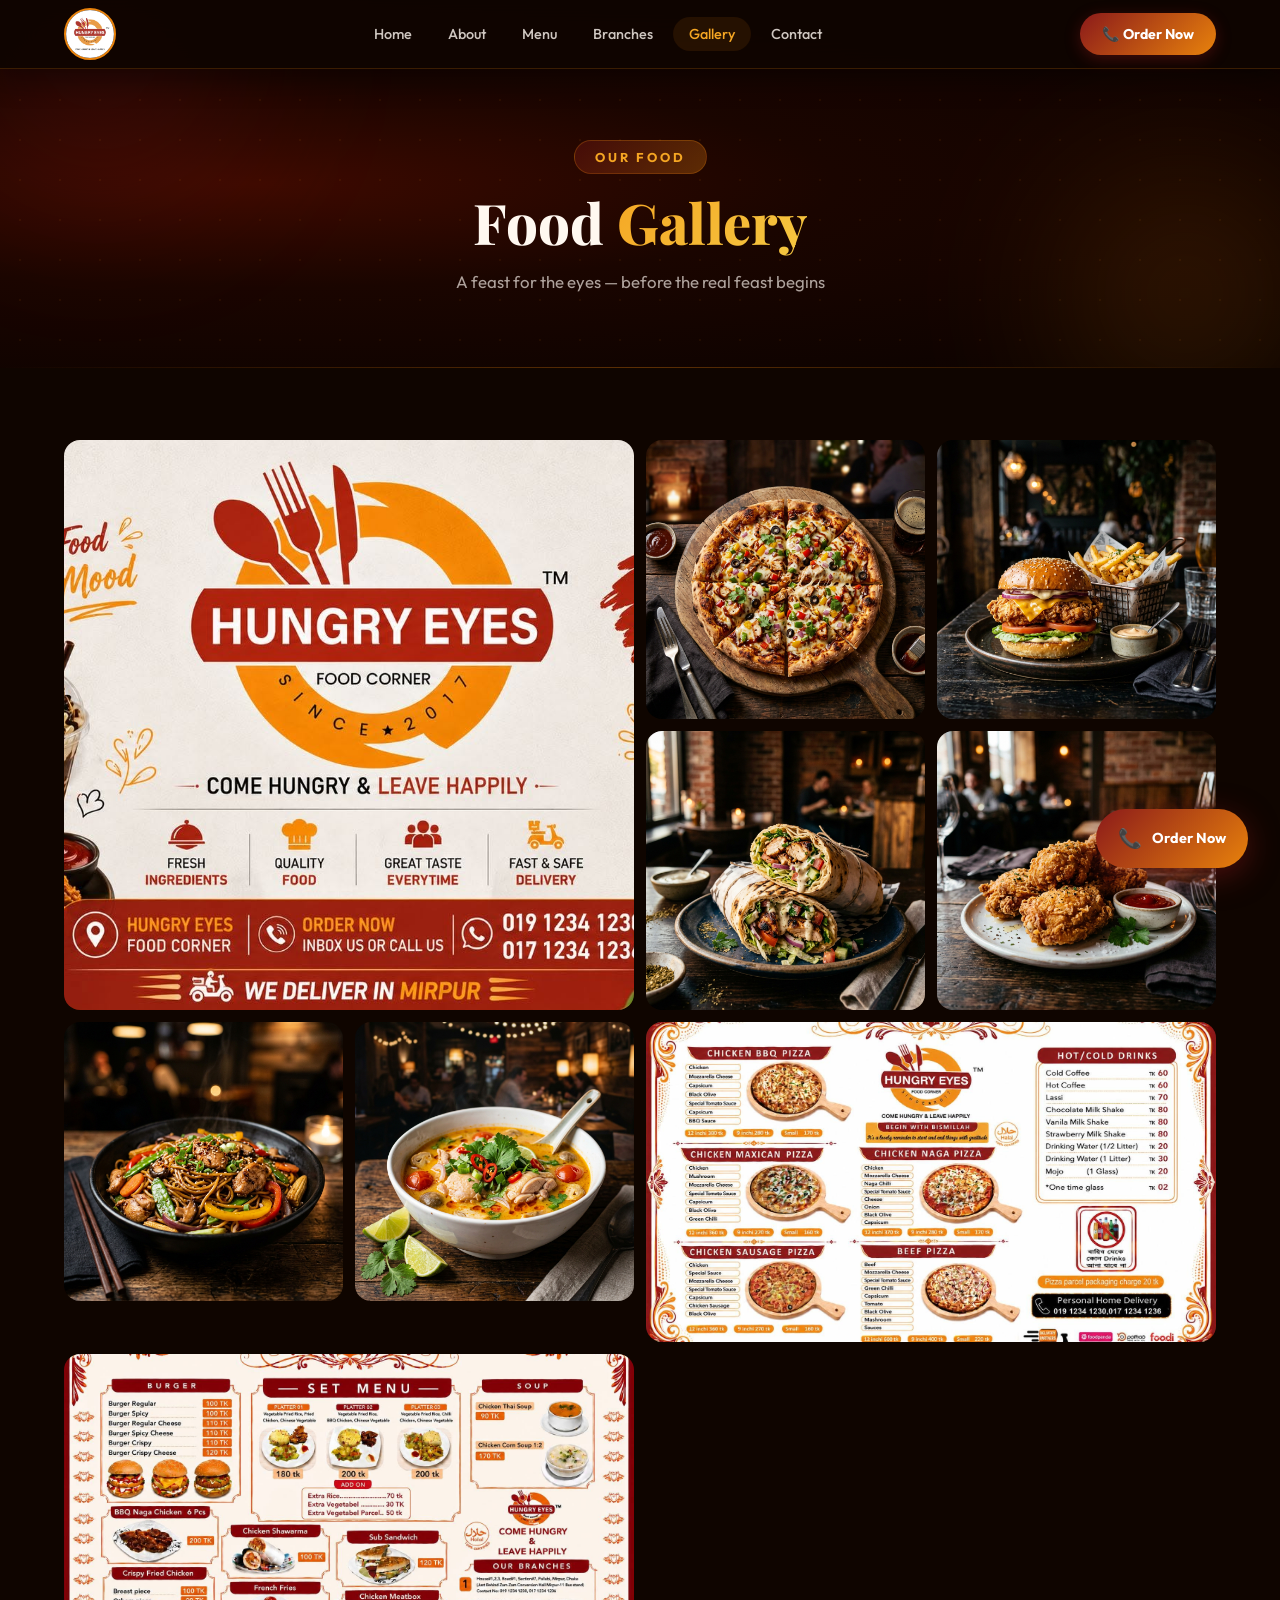
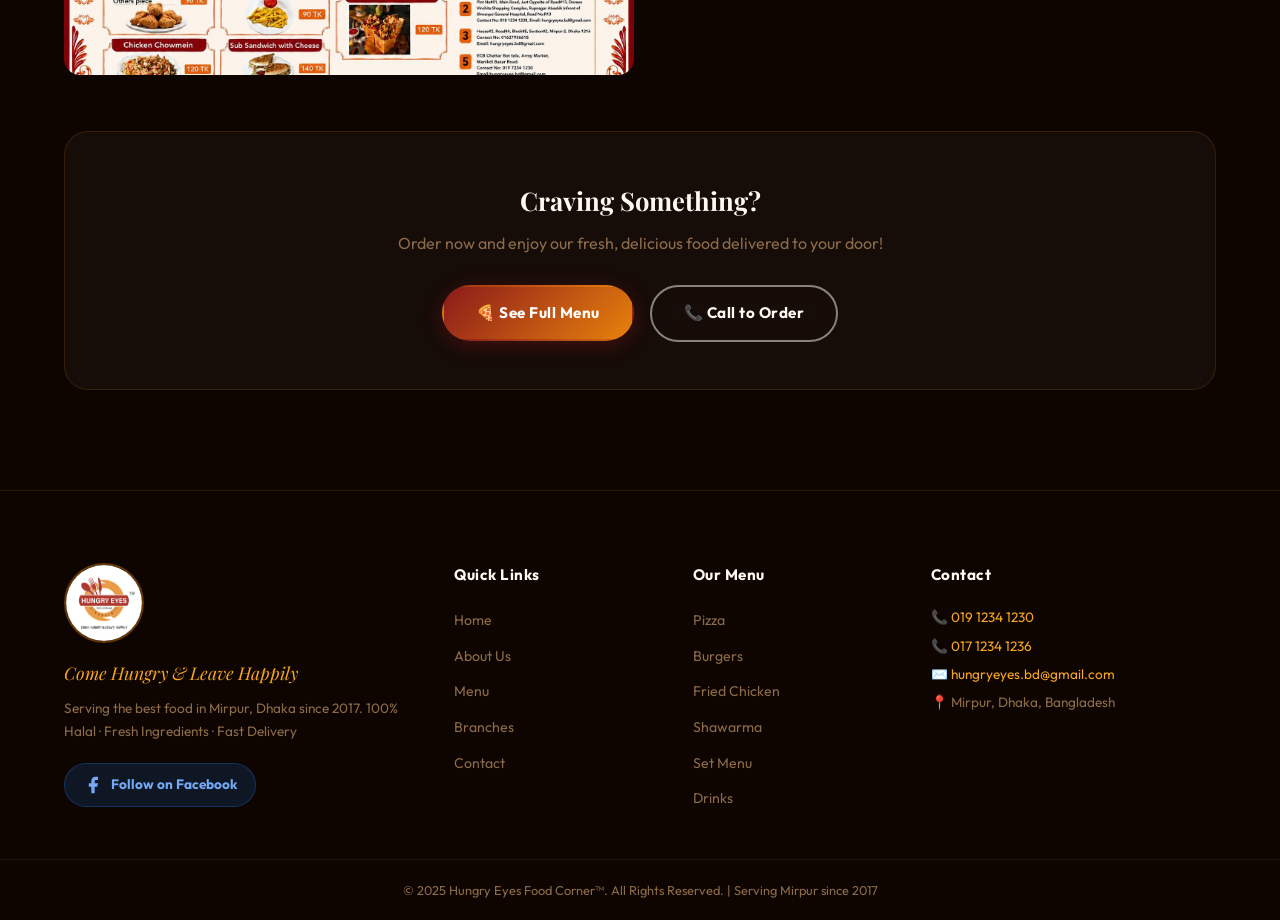
<file: gallery.html>
<!DOCTYPE html>
<html lang="en">

<head>
  <meta charset="UTF-8" />
  <meta name="viewport" content="width=device-width, initial-scale=1.0" />
  <meta name="description" content="Hungry Eyes Food Corner Gallery – See our delicious food photos: pizza, burgers, shawarma, fried chicken and more from Mirpur, Dhaka." />
  <meta name="keywords" content="Hungry Eyes gallery, food photos Mirpur, pizza Dhaka photos, restaurant gallery Bangladesh" />
  <meta name="author" content="Hungry Eyes Food Corner" />
  <title>Gallery | Hungry Eyes Food Corner</title>
  <link rel="icon" type="image/jpeg" href="Img/LOGO.jpg" />
  <link rel="preconnect" href="https://fonts.googleapis.com" />
  <link rel="preconnect" href="https://fonts.gstatic.com" crossorigin />
  <link href="https://fonts.googleapis.com/css2?family=Outfit:wght@300;400;500;600;700;800;900&family=Playfair+Display:ital,wght@0,700;0,800;1,700&display=swap" rel="stylesheet" />
  <link rel="stylesheet" href="style.css" />
</head>

<body>

  <!-- ===== NAVBAR ===== -->
  <nav class="navbar scrolled" id="navbar">
    <div class="nav-container">
      <a href="index.html" class="nav-logo">
        <img src="Img/LOGO.jpg" alt="Hungry Eyes Logo" class="logo-img" />
      </a>
      <ul class="nav-links" id="navLinks">
        <li><a href="index.html" class="nav-link" id="nav-home">Home</a></li>
        <li><a href="about.html" class="nav-link" id="nav-about">About</a></li>
        <li><a href="menu.html" class="nav-link" id="nav-menu">Menu</a></li>
        <li><a href="branches.html" class="nav-link" id="nav-branches">Branches</a></li>
        <li><a href="gallery.html" class="nav-link active" id="nav-gallery">Gallery</a></li>
        <li><a href="contact.html" class="nav-link" id="nav-contact">Contact</a></li>
      </ul>
      <a href="tel:01912341230" class="nav-cta" id="nav-order-btn">
        <span>📞 Order Now</span>
      </a>
      <button class="hamburger" id="hamburger" aria-label="Toggle menu">
        <span></span><span></span><span></span>
      </button>
    </div>
  </nav>

  <!-- ===== PAGE HERO ===== -->
  <div class="page-hero">
    <div class="page-hero-bg">
      <div class="hero-bg-orb orb-1"></div>
      <div class="hero-bg-orb orb-2"></div>
      <div class="hero-bg-grid"></div>
    </div>
    <div class="page-hero-content">
      <div class="section-tag">Our Food</div>
      <h1 class="page-hero-title">Food <span class="highlight">Gallery</span></h1>
      <p class="page-hero-sub">A feast for the eyes — before the real feast begins</p>
    </div>
  </div>

  <!-- ===== GALLERY SECTION ===== -->
  <section class="gallery-section" id="gallery" style="padding-top: 72px;">
    <div class="container">

      <div class="gallery-grid">
        <div class="gallery-item large" id="gallery-1">
          <img src="Img/banner.jpg" alt="Hungry Eyes Food Spread" loading="lazy" />
          <div class="gallery-overlay"><span>Come Hungry &amp; Leave Happily</span></div>
        </div>
        <div class="gallery-item" id="gallery-2">
          <img src="Img/pizza_bbq.png" alt="BBQ Pizza" loading="lazy" />
          <div class="gallery-overlay"><span>Chicken BBQ Pizza</span></div>
        </div>
        <div class="gallery-item" id="gallery-3">
          <img src="Img/burger.png" alt="Crispy Burger" loading="lazy" />
          <div class="gallery-overlay"><span>Crispy Burger</span></div>
        </div>
        <div class="gallery-item" id="gallery-4">
          <img src="Img/shawarma.png" alt="Chicken Shawarma" loading="lazy" />
          <div class="gallery-overlay"><span>Chicken Shawarma</span></div>
        </div>
        <div class="gallery-item" id="gallery-5">
          <img src="Img/fried_chicken.png" alt="Fried Chicken" loading="lazy" />
          <div class="gallery-overlay"><span>Crispy Fried Chicken</span></div>
        </div>
        <div class="gallery-item" id="gallery-6">
          <img src="Img/chowmein.png" alt="Chicken Chowmein" loading="lazy" />
          <div class="gallery-overlay"><span>Chicken Chowmein</span></div>
        </div>
        <div class="gallery-item" id="gallery-7">
          <img src="Img/soup.png" alt="Thai Chicken Soup" loading="lazy" />
          <div class="gallery-overlay"><span>Thai Chicken Soup</span></div>
        </div>
        <div class="gallery-item menu-preview" id="gallery-menu1" style="aspect-ratio: 16/9; grid-column: span 2;">
          <img src="Img/menu 01.jpg" alt="Hungry Eyes Full Menu 1" loading="lazy" />
          <div class="gallery-overlay"><span>Full Menu – Page 1 (Pizza &amp; Drinks)</span></div>
        </div>
        <div class="gallery-item menu-preview" id="gallery-menu2" style="aspect-ratio: 16/9; grid-column: span 2;">
          <img src="Img/menu 02.jpg" alt="Hungry Eyes Full Menu 2" loading="lazy" />
          <div class="gallery-overlay"><span>Full Menu – Page 2 (Burgers, Snacks &amp; More)</span></div>
        </div>
      </div>

      <!-- CTA -->
      <div style="text-align: center; margin-top: 56px; padding: 48px; background: rgba(255,255,255,0.03); border: 1px solid rgba(232,130,12,0.15); border-radius: 24px;">
        <h3 style="font-family: 'Playfair Display', serif; font-size: 1.6rem; color: var(--cream); margin-bottom: 10px;">Craving Something?</h3>
        <p style="color: var(--text-muted); margin-bottom: 28px;">Order now and enjoy our fresh, delicious food delivered to your door!</p>
        <div style="display: flex; gap: 16px; justify-content: center; flex-wrap: wrap;">
          <a href="menu.html" class="btn btn-primary">🍕 See Full Menu</a>
          <a href="tel:01912341230" class="btn btn-outline">📞 Call to Order</a>
        </div>
      </div>

    </div>
  </section>

  <!-- ===== FOOTER ===== -->
  <footer class="footer" id="footer">
    <div class="footer-top">
      <div class="container">
        <div class="footer-grid">
          <div class="footer-brand">
            <img src="Img/LOGO.jpg" alt="Hungry Eyes Logo" class="footer-logo" />
            <p class="footer-tagline">Come Hungry &amp; Leave Happily</p>
            <p class="footer-desc">Serving the best food in Mirpur, Dhaka since 2017. 100% Halal · Fresh Ingredients · Fast Delivery</p>
            <a href="https://www.facebook.com/hungryeyes.bd" target="_blank" rel="noopener" class="footer-fb">
              <svg xmlns="http://www.w3.org/2000/svg" width="20" height="20" viewBox="0 0 24 24" fill="currentColor"><path d="M18 2h-3a5 5 0 0 0-5 5v3H7v4h3v8h4v-8h3l1-4h-4V7a1 1 0 0 1 1-1h3z"/></svg>
              Follow on Facebook
            </a>
          </div>
          <div class="footer-links-col">
            <h4>Quick Links</h4>
            <ul>
              <li><a href="index.html">Home</a></li>
              <li><a href="about.html">About Us</a></li>
              <li><a href="menu.html">Menu</a></li>
              <li><a href="branches.html">Branches</a></li>
              <li><a href="contact.html">Contact</a></li>
            </ul>
          </div>
          <div class="footer-links-col">
            <h4>Our Menu</h4>
            <ul>
              <li><a href="menu.html">Pizza</a></li>
              <li><a href="menu.html">Burgers</a></li>
              <li><a href="menu.html">Fried Chicken</a></li>
              <li><a href="menu.html">Shawarma</a></li>
              <li><a href="menu.html">Set Menu</a></li>
              <li><a href="menu.html">Drinks</a></li>
            </ul>
          </div>
          <div class="footer-contact-col">
            <h4>Contact</h4>
            <p>📞 <a href="tel:01912341230">019 1234 1230</a></p>
            <p>📞 <a href="tel:01712341236">017 1234 1236</a></p>
            <p>✉️ <a href="mailto:hungryeyes.bd@gmail.com">hungryeyes.bd@gmail.com</a></p>
            <p>📍 Mirpur, Dhaka, Bangladesh</p>
          </div>
        </div>
      </div>
    </div>
    <div class="footer-bottom">
      <div class="container">
        <p>© 2025 Hungry Eyes Food Corner™. All Rights Reserved. | Serving Mirpur since 2017</p>
      </div>
    </div>
  </footer>

  <a href="tel:01912341230" class="float-call" aria-label="Call Now">
    <span class="float-call-icon">📞</span>
    <span class="float-call-text">Order Now</span>
  </a>
  <button class="back-to-top" id="backToTop" aria-label="Back to top" onclick="window.scrollTo({top:0,behavior:'smooth'})">↑</button>

  <script src="script.js"></script>
</body>
</html>
</file>
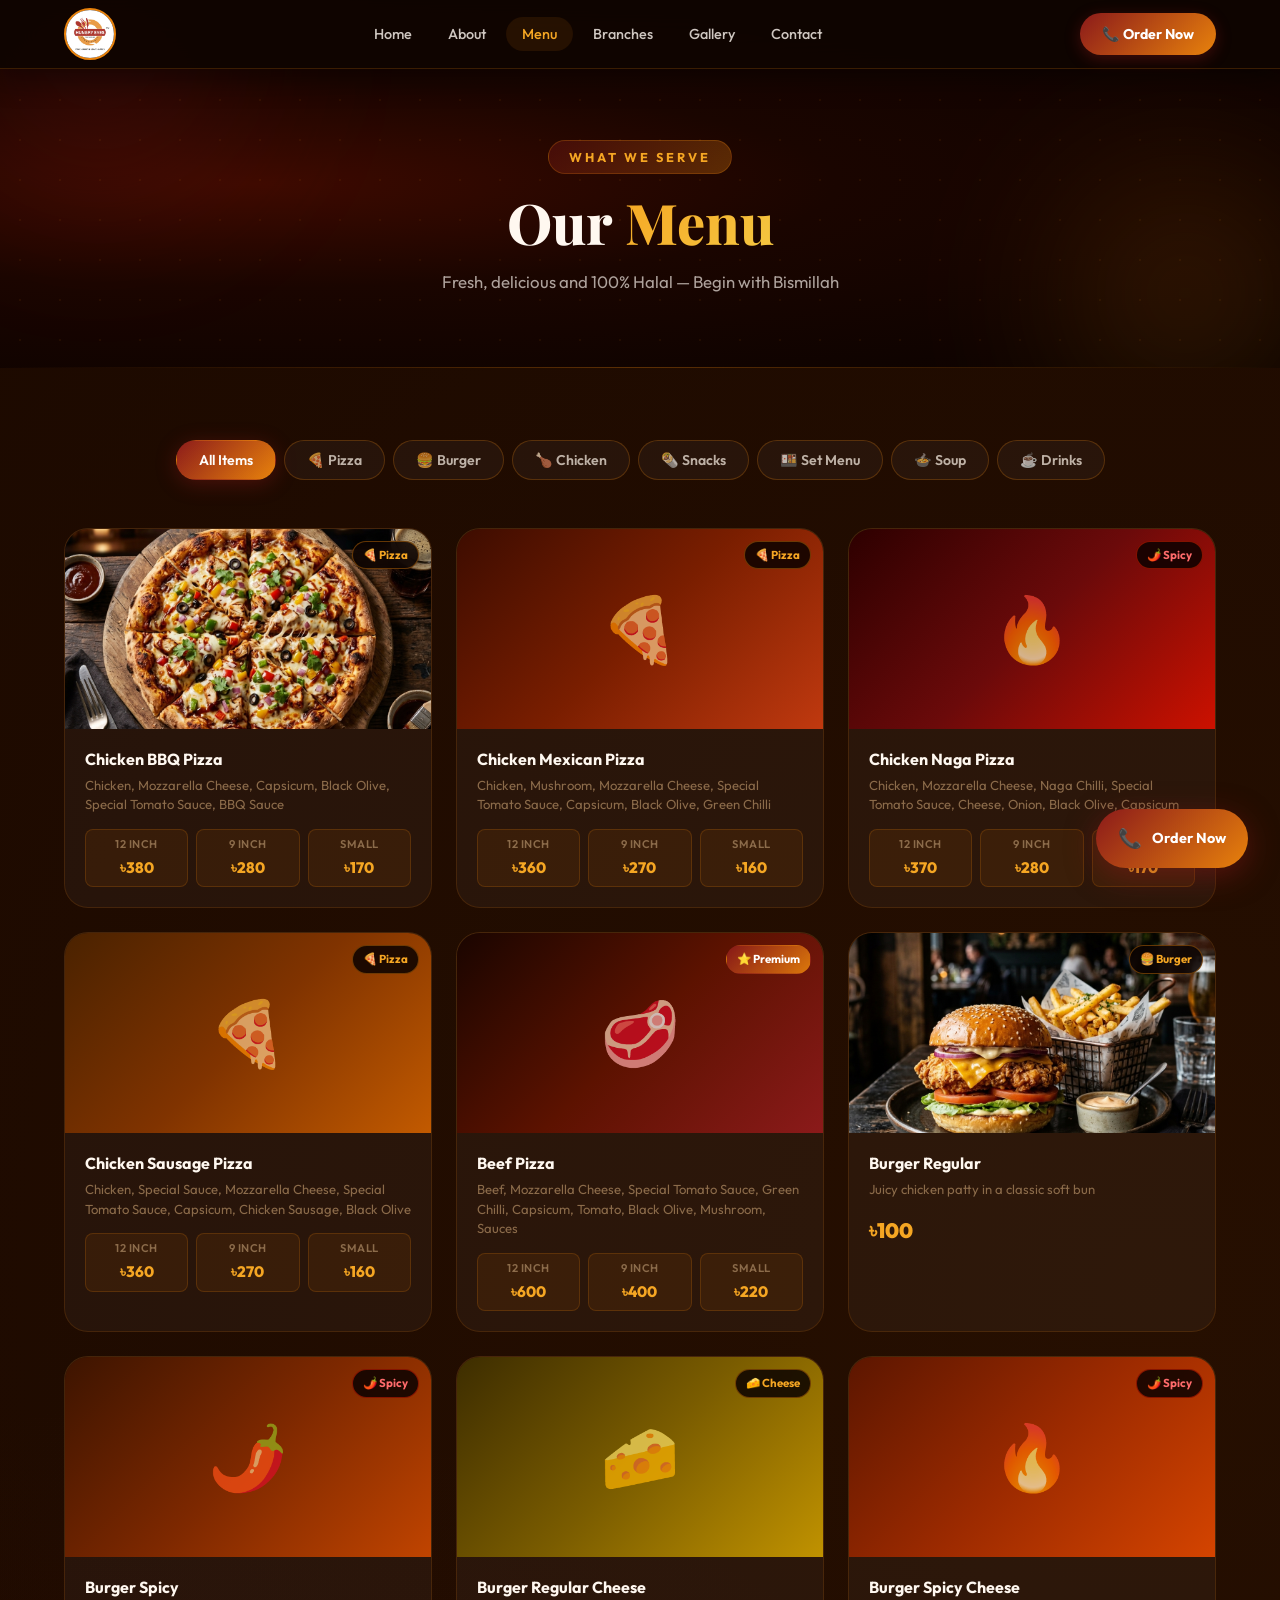
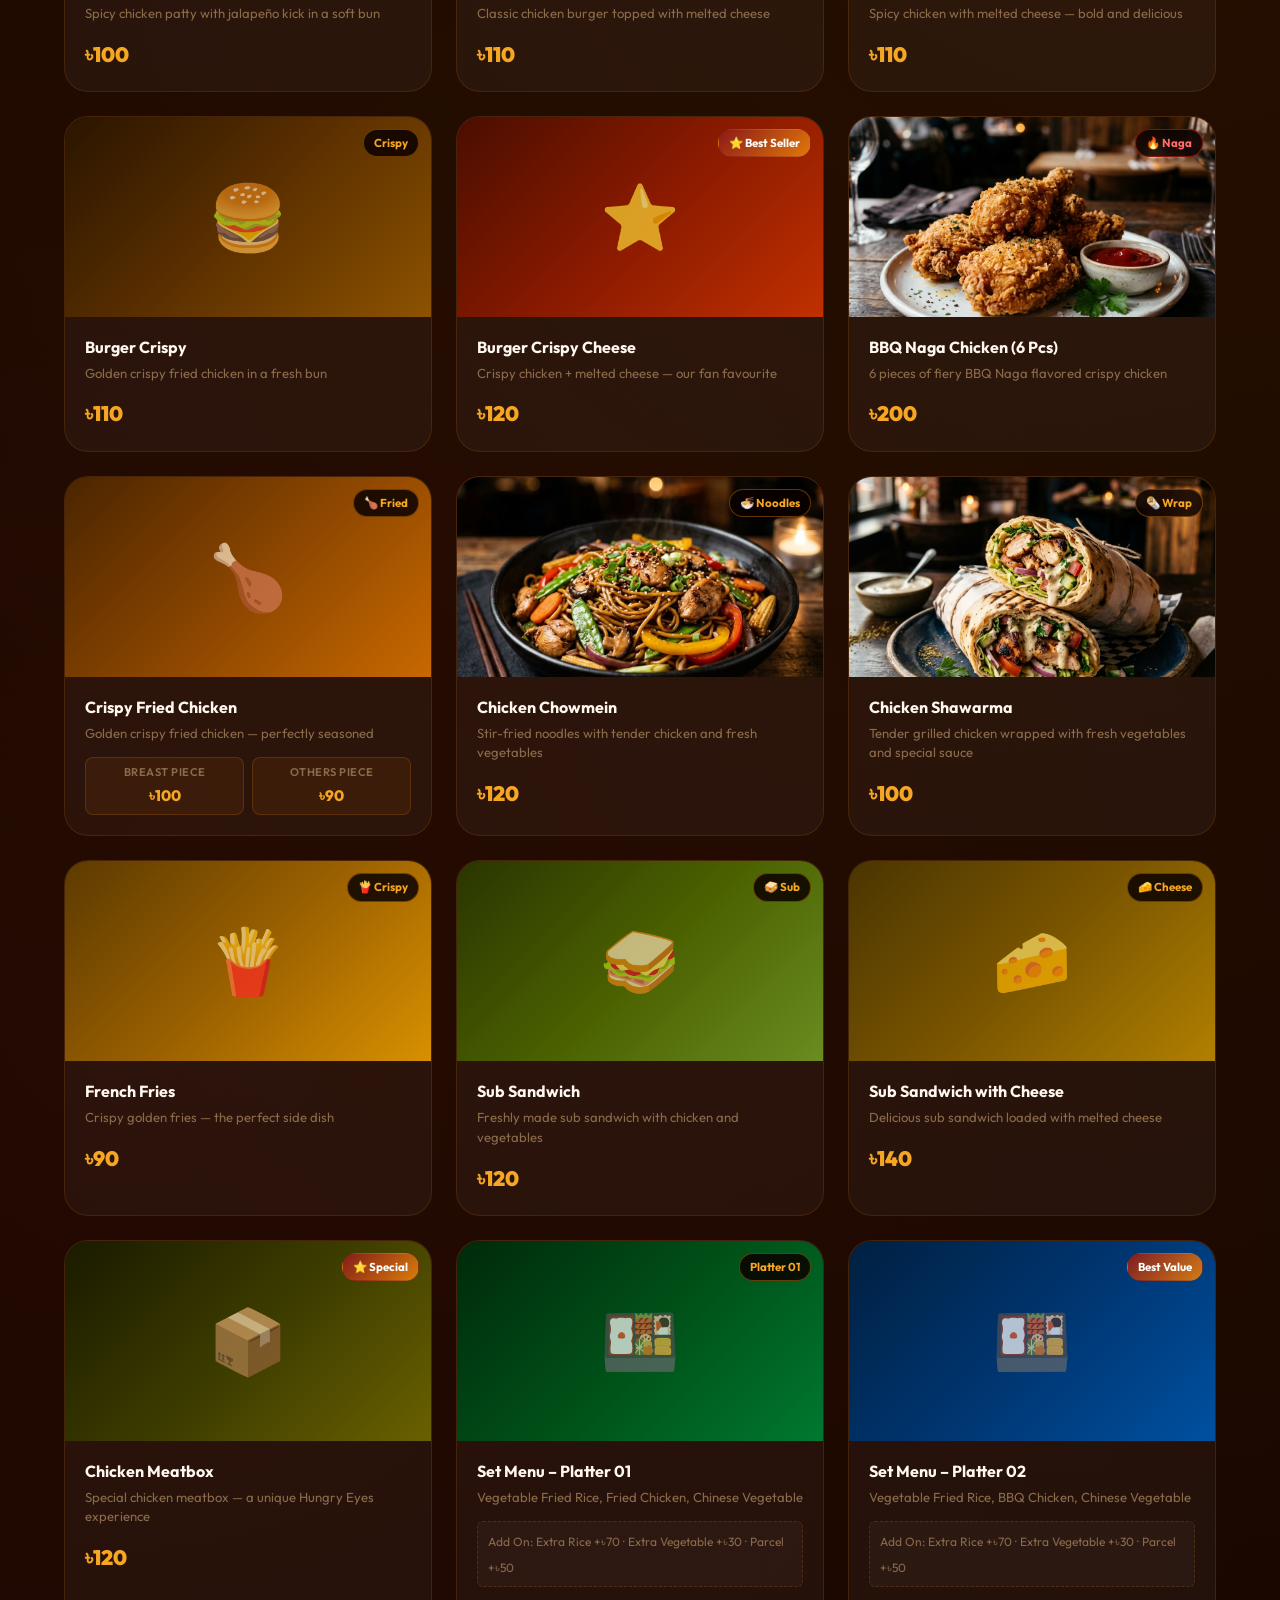
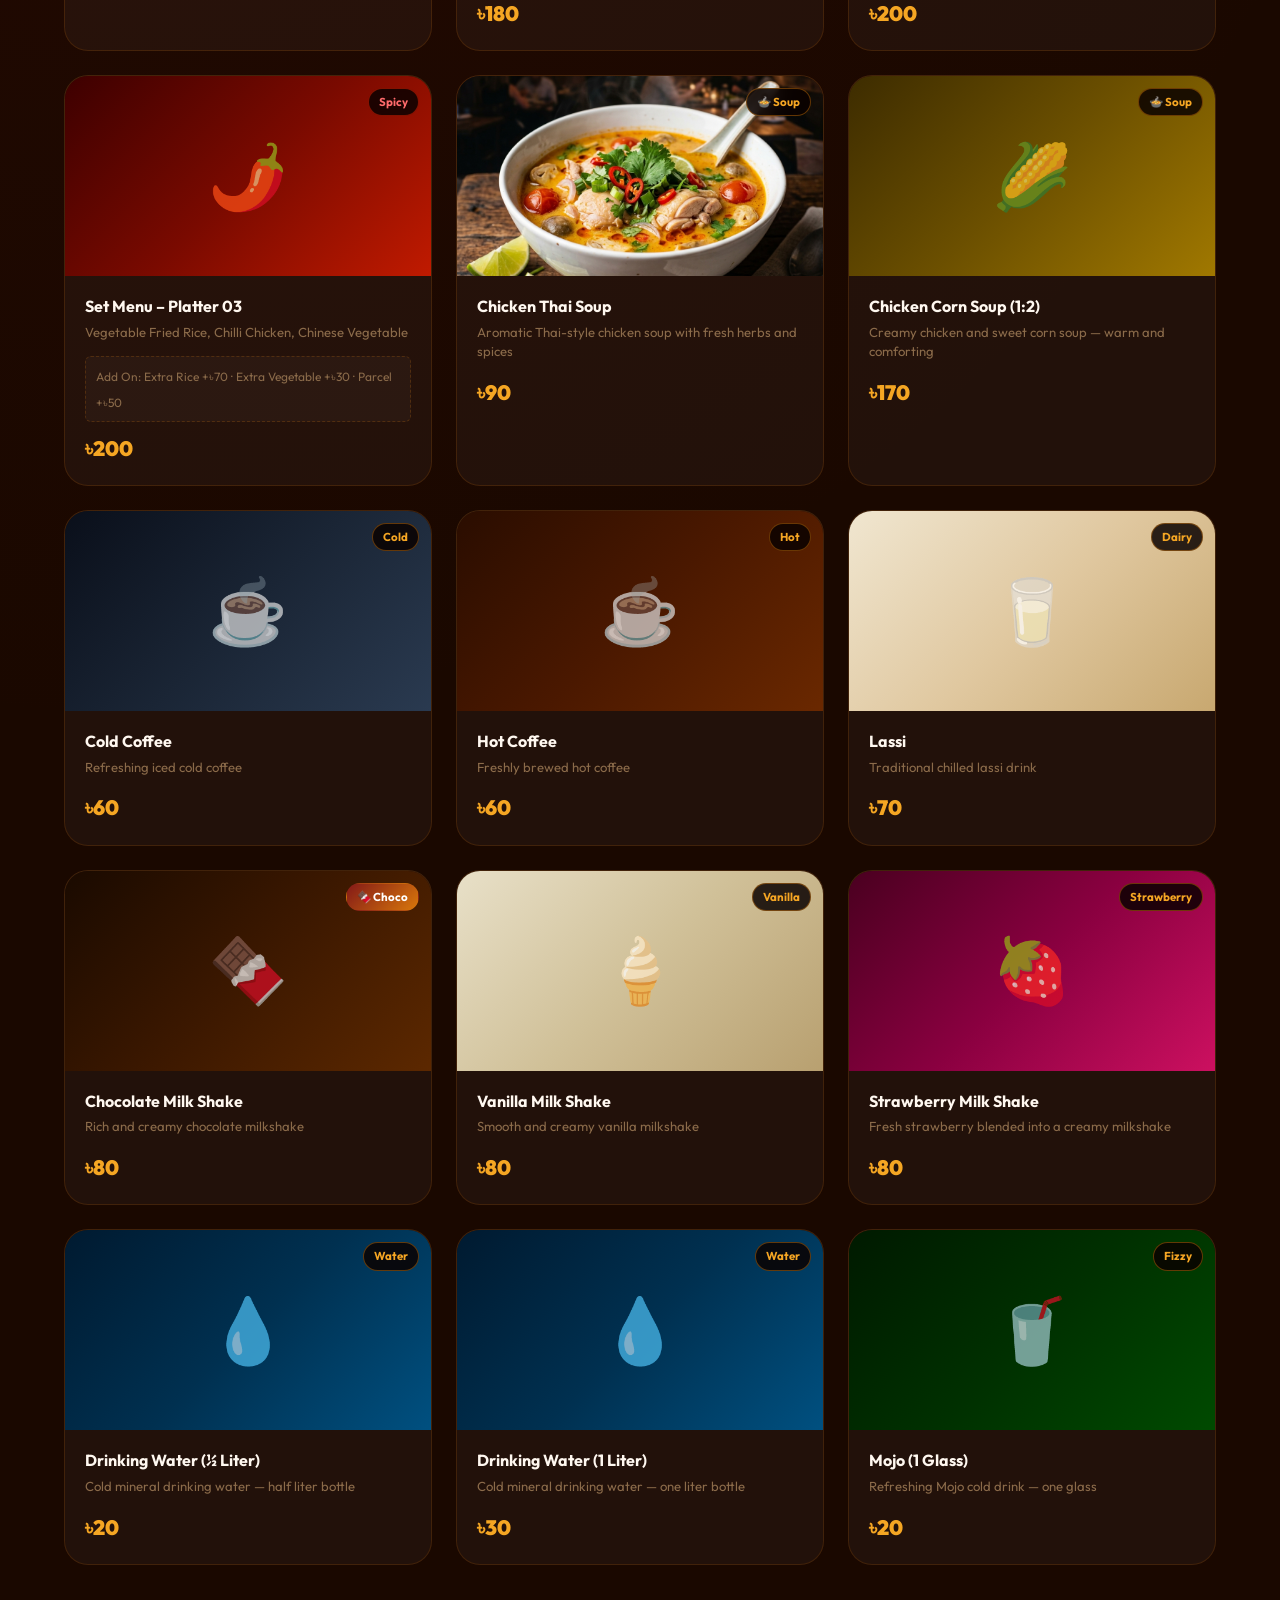
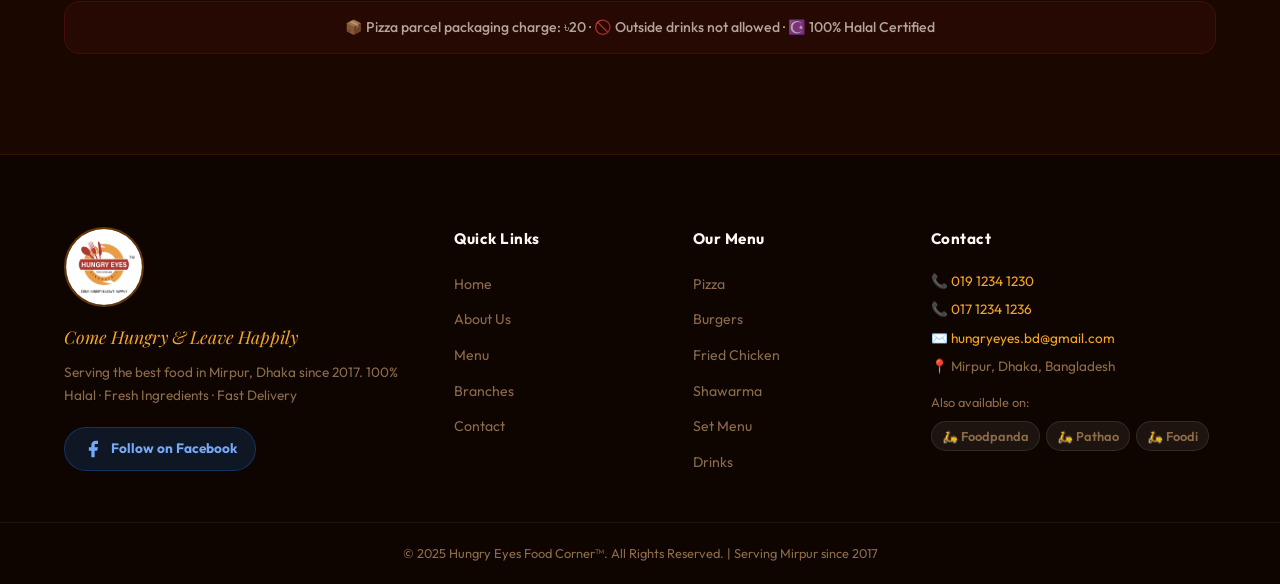
<file: menu.html>
<!DOCTYPE html>
<html lang="en">

<head>
  <meta charset="UTF-8" />
  <meta name="viewport" content="width=device-width, initial-scale=1.0" />
  <meta name="description" content="Hungry Eyes Food Corner Menu – Pizza, Burger, Shawarma, Fried Chicken, Set Menu, Soup, Drinks. Best prices in Mirpur, Dhaka." />
  <meta name="keywords" content="Hungry Eyes menu, pizza price, burger Mirpur, shawarma Dhaka, fried chicken, set menu" />
  <meta name="author" content="Hungry Eyes Food Corner" />
  <title>Menu | Hungry Eyes Food Corner</title>
  <link rel="icon" type="image/jpeg" href="Img/LOGO.jpg" />
  <link rel="preconnect" href="https://fonts.googleapis.com" />
  <link rel="preconnect" href="https://fonts.gstatic.com" crossorigin />
  <link href="https://fonts.googleapis.com/css2?family=Outfit:wght@300;400;500;600;700;800;900&family=Playfair+Display:ital,wght@0,700;0,800;1,700&display=swap" rel="stylesheet" />
  <link rel="stylesheet" href="style.css" />
</head>

<body>

  <!-- ===== NAVBAR ===== -->
  <nav class="navbar scrolled" id="navbar">
    <div class="nav-container">
      <a href="index.html" class="nav-logo">
        <img src="Img/LOGO.jpg" alt="Hungry Eyes Logo" class="logo-img" />
      </a>
      <ul class="nav-links" id="navLinks">
        <li><a href="index.html" class="nav-link" id="nav-home">Home</a></li>
        <li><a href="about.html" class="nav-link" id="nav-about">About</a></li>
        <li><a href="menu.html" class="nav-link active" id="nav-menu">Menu</a></li>
        <li><a href="branches.html" class="nav-link" id="nav-branches">Branches</a></li>
        <li><a href="gallery.html" class="nav-link" id="nav-gallery">Gallery</a></li>
        <li><a href="contact.html" class="nav-link" id="nav-contact">Contact</a></li>
      </ul>
      <a href="tel:01912341230" class="nav-cta" id="nav-order-btn">
        <span>📞 Order Now</span>
      </a>
      <button class="hamburger" id="hamburger" aria-label="Toggle menu">
        <span></span><span></span><span></span>
      </button>
    </div>
  </nav>

  <!-- ===== PAGE HERO ===== -->
  <div class="page-hero">
    <div class="page-hero-bg">
      <div class="hero-bg-orb orb-1"></div>
      <div class="hero-bg-orb orb-2"></div>
      <div class="hero-bg-grid"></div>
    </div>
    <div class="page-hero-content">
      <div class="section-tag">What We Serve</div>
      <h1 class="page-hero-title">Our <span class="highlight">Menu</span></h1>
      <p class="page-hero-sub">Fresh, delicious and 100% Halal — Begin with Bismillah</p>
    </div>
  </div>

  <!-- ===== MENU SECTION ===== -->
  <section class="menu-section" id="menu" style="padding-top: 72px;">
    <div class="container">

      <!-- Menu Filter Tabs -->
      <div class="menu-tabs" id="menuTabs">
        <button class="menu-tab active" data-category="all" id="tab-all">All Items</button>
        <button class="menu-tab" data-category="pizza" id="tab-pizza">🍕 Pizza</button>
        <button class="menu-tab" data-category="burger" id="tab-burger">🍔 Burger</button>
        <button class="menu-tab" data-category="chicken" id="tab-chicken">🍗 Chicken</button>
        <button class="menu-tab" data-category="snacks" id="tab-snacks">🌯 Snacks</button>
        <button class="menu-tab" data-category="setmenu" id="tab-setmenu">🍱 Set Menu</button>
        <button class="menu-tab" data-category="soup" id="tab-soup">🍲 Soup</button>
        <button class="menu-tab" data-category="drinks" id="tab-drinks">☕ Drinks</button>
      </div>

      <!-- Menu Grid -->
      <div class="menu-grid" id="menuGrid">

        <!-- PIZZA ITEMS -->
        <div class="menu-card" data-category="pizza" id="item-chicken-bbq-pizza">
          <div class="menu-card-img" style="background: linear-gradient(135deg, #8B1A1A 0%, #c0392b 50%, #e67e22 100%);">
            <img src="Img/pizza_bbq.png" alt="Chicken BBQ Pizza" loading="lazy" />
            <div class="menu-card-badge">🍕 Pizza</div>
          </div>
          <div class="menu-card-body">
            <h3 class="menu-item-name">Chicken BBQ Pizza</h3>
            <p class="menu-item-desc">Chicken, Mozzarella Cheese, Capsicum, Black Olive, Special Tomato Sauce, BBQ Sauce</p>
            <div class="menu-price-grid">
              <div class="price-variant"><span class="price-size">12 inch</span><span class="price-tag">৳380</span></div>
              <div class="price-variant"><span class="price-size">9 inch</span><span class="price-tag">৳280</span></div>
              <div class="price-variant"><span class="price-size">Small</span><span class="price-tag">৳170</span></div>
            </div>
          </div>
        </div>

        <div class="menu-card" data-category="pizza" id="item-chicken-mexican-pizza">
          <div class="menu-card-img pizza-mexican"><div class="img-placeholder-icon">🍕</div><div class="menu-card-badge">🍕 Pizza</div></div>
          <div class="menu-card-body">
            <h3 class="menu-item-name">Chicken Mexican Pizza</h3>
            <p class="menu-item-desc">Chicken, Mushroom, Mozzarella Cheese, Special Tomato Sauce, Capsicum, Black Olive, Green Chilli</p>
            <div class="menu-price-grid">
              <div class="price-variant"><span class="price-size">12 inch</span><span class="price-tag">৳360</span></div>
              <div class="price-variant"><span class="price-size">9 inch</span><span class="price-tag">৳270</span></div>
              <div class="price-variant"><span class="price-size">Small</span><span class="price-tag">৳160</span></div>
            </div>
          </div>
        </div>

        <div class="menu-card" data-category="pizza" id="item-chicken-naga-pizza">
          <div class="menu-card-img pizza-naga"><div class="img-placeholder-icon">🔥</div><div class="menu-card-badge spicy">🌶️ Spicy</div></div>
          <div class="menu-card-body">
            <h3 class="menu-item-name">Chicken Naga Pizza</h3>
            <p class="menu-item-desc">Chicken, Mozzarella Cheese, Naga Chilli, Special Tomato Sauce, Cheese, Onion, Black Olive, Capsicum</p>
            <div class="menu-price-grid">
              <div class="price-variant"><span class="price-size">12 inch</span><span class="price-tag">৳370</span></div>
              <div class="price-variant"><span class="price-size">9 inch</span><span class="price-tag">৳280</span></div>
              <div class="price-variant"><span class="price-size">Small</span><span class="price-tag">৳170</span></div>
            </div>
          </div>
        </div>

        <div class="menu-card" data-category="pizza" id="item-chicken-sausage-pizza">
          <div class="menu-card-img pizza-sausage"><div class="img-placeholder-icon">🍕</div><div class="menu-card-badge">🍕 Pizza</div></div>
          <div class="menu-card-body">
            <h3 class="menu-item-name">Chicken Sausage Pizza</h3>
            <p class="menu-item-desc">Chicken, Special Sauce, Mozzarella Cheese, Special Tomato Sauce, Capsicum, Chicken Sausage, Black Olive</p>
            <div class="menu-price-grid">
              <div class="price-variant"><span class="price-size">12 inch</span><span class="price-tag">৳360</span></div>
              <div class="price-variant"><span class="price-size">9 inch</span><span class="price-tag">৳270</span></div>
              <div class="price-variant"><span class="price-size">Small</span><span class="price-tag">৳160</span></div>
            </div>
          </div>
        </div>

        <div class="menu-card" data-category="pizza" id="item-beef-pizza">
          <div class="menu-card-img pizza-beef"><div class="img-placeholder-icon">🥩</div><div class="menu-card-badge premium">⭐ Premium</div></div>
          <div class="menu-card-body">
            <h3 class="menu-item-name">Beef Pizza</h3>
            <p class="menu-item-desc">Beef, Mozzarella Cheese, Special Tomato Sauce, Green Chilli, Capsicum, Tomato, Black Olive, Mushroom, Sauces</p>
            <div class="menu-price-grid">
              <div class="price-variant"><span class="price-size">12 inch</span><span class="price-tag">৳600</span></div>
              <div class="price-variant"><span class="price-size">9 inch</span><span class="price-tag">৳400</span></div>
              <div class="price-variant"><span class="price-size">Small</span><span class="price-tag">৳220</span></div>
            </div>
          </div>
        </div>

        <!-- BURGER ITEMS -->
        <div class="menu-card" data-category="burger" id="item-burger-regular">
          <div class="menu-card-img burger-regular">
            <img src="Img/burger.png" alt="Burger" loading="lazy" />
            <div class="menu-card-badge">🍔 Burger</div>
          </div>
          <div class="menu-card-body">
            <h3 class="menu-item-name">Burger Regular</h3>
            <p class="menu-item-desc">Juicy chicken patty in a classic soft bun</p>
            <div class="menu-price-single"><span class="price-tag large">৳100</span></div>
          </div>
        </div>

        <div class="menu-card" data-category="burger" id="item-burger-spicy">
          <div class="menu-card-img burger-spicy"><div class="img-placeholder-icon">🌶️</div><div class="menu-card-badge spicy">🌶️ Spicy</div></div>
          <div class="menu-card-body">
            <h3 class="menu-item-name">Burger Spicy</h3>
            <p class="menu-item-desc">Spicy chicken patty with jalapeño kick in a soft bun</p>
            <div class="menu-price-single"><span class="price-tag large">৳100</span></div>
          </div>
        </div>

        <div class="menu-card" data-category="burger" id="item-burger-regular-cheese">
          <div class="menu-card-img burger-cheese"><div class="img-placeholder-icon">🧀</div><div class="menu-card-badge">🧀 Cheese</div></div>
          <div class="menu-card-body">
            <h3 class="menu-item-name">Burger Regular Cheese</h3>
            <p class="menu-item-desc">Classic chicken burger topped with melted cheese</p>
            <div class="menu-price-single"><span class="price-tag large">৳110</span></div>
          </div>
        </div>

        <div class="menu-card" data-category="burger" id="item-burger-spicy-cheese">
          <div class="menu-card-img burger-spicy-cheese"><div class="img-placeholder-icon">🔥</div><div class="menu-card-badge spicy">🌶️ Spicy</div></div>
          <div class="menu-card-body">
            <h3 class="menu-item-name">Burger Spicy Cheese</h3>
            <p class="menu-item-desc">Spicy chicken with melted cheese — bold and delicious</p>
            <div class="menu-price-single"><span class="price-tag large">৳110</span></div>
          </div>
        </div>

        <div class="menu-card" data-category="burger" id="item-burger-crispy">
          <div class="menu-card-img burger-crispy"><div class="img-placeholder-icon">🍔</div><div class="menu-card-badge">Crispy</div></div>
          <div class="menu-card-body">
            <h3 class="menu-item-name">Burger Crispy</h3>
            <p class="menu-item-desc">Golden crispy fried chicken in a fresh bun</p>
            <div class="menu-price-single"><span class="price-tag large">৳110</span></div>
          </div>
        </div>

        <div class="menu-card" data-category="burger" id="item-burger-crispy-cheese">
          <div class="menu-card-img burger-crispy-cheese"><div class="img-placeholder-icon">⭐</div><div class="menu-card-badge premium">⭐ Best Seller</div></div>
          <div class="menu-card-body">
            <h3 class="menu-item-name">Burger Crispy Cheese</h3>
            <p class="menu-item-desc">Crispy chicken + melted cheese — our fan favourite</p>
            <div class="menu-price-single"><span class="price-tag large">৳120</span></div>
          </div>
        </div>

        <!-- CHICKEN ITEMS -->
        <div class="menu-card" data-category="chicken" id="item-bbq-naga-chicken">
          <div class="menu-card-img naga-chicken">
            <img src="Img/fried_chicken.png" alt="BBQ Naga Chicken" loading="lazy" />
            <div class="menu-card-badge spicy">🔥 Naga</div>
          </div>
          <div class="menu-card-body">
            <h3 class="menu-item-name">BBQ Naga Chicken (6 Pcs)</h3>
            <p class="menu-item-desc">6 pieces of fiery BBQ Naga flavored crispy chicken</p>
            <div class="menu-price-single"><span class="price-tag large">৳200</span></div>
          </div>
        </div>

        <div class="menu-card" data-category="chicken" id="item-crispy-fried-chicken">
          <div class="menu-card-img crispy-chicken"><div class="img-placeholder-icon">🍗</div><div class="menu-card-badge">🍗 Fried</div></div>
          <div class="menu-card-body">
            <h3 class="menu-item-name">Crispy Fried Chicken</h3>
            <p class="menu-item-desc">Golden crispy fried chicken — perfectly seasoned</p>
            <div class="menu-price-grid two-col">
              <div class="price-variant"><span class="price-size">Breast Piece</span><span class="price-tag">৳100</span></div>
              <div class="price-variant"><span class="price-size">Others Piece</span><span class="price-tag">৳90</span></div>
            </div>
          </div>
        </div>

        <div class="menu-card" data-category="chicken" id="item-chicken-chowmein">
          <div class="menu-card-img chowmein">
            <img src="Img/chowmein.png" alt="Chicken Chowmein" loading="lazy" />
            <div class="menu-card-badge">🍜 Noodles</div>
          </div>
          <div class="menu-card-body">
            <h3 class="menu-item-name">Chicken Chowmein</h3>
            <p class="menu-item-desc">Stir-fried noodles with tender chicken and fresh vegetables</p>
            <div class="menu-price-single"><span class="price-tag large">৳120</span></div>
          </div>
        </div>

        <!-- SNACKS -->
        <div class="menu-card" data-category="snacks" id="item-chicken-shawarma">
          <div class="menu-card-img shawarma">
            <img src="Img/shawarma.png" alt="Chicken Shawarma" loading="lazy" />
            <div class="menu-card-badge">🌯 Wrap</div>
          </div>
          <div class="menu-card-body">
            <h3 class="menu-item-name">Chicken Shawarma</h3>
            <p class="menu-item-desc">Tender grilled chicken wrapped with fresh vegetables and special sauce</p>
            <div class="menu-price-single"><span class="price-tag large">৳100</span></div>
          </div>
        </div>

        <div class="menu-card" data-category="snacks" id="item-french-fries">
          <div class="menu-card-img fries"><div class="img-placeholder-icon">🍟</div><div class="menu-card-badge">🍟 Crispy</div></div>
          <div class="menu-card-body">
            <h3 class="menu-item-name">French Fries</h3>
            <p class="menu-item-desc">Crispy golden fries — the perfect side dish</p>
            <div class="menu-price-single"><span class="price-tag large">৳90</span></div>
          </div>
        </div>

        <div class="menu-card" data-category="snacks" id="item-sub-sandwich">
          <div class="menu-card-img sandwich"><div class="img-placeholder-icon">🥪</div><div class="menu-card-badge">🥪 Sub</div></div>
          <div class="menu-card-body">
            <h3 class="menu-item-name">Sub Sandwich</h3>
            <p class="menu-item-desc">Freshly made sub sandwich with chicken and vegetables</p>
            <div class="menu-price-single"><span class="price-tag large">৳120</span></div>
          </div>
        </div>

        <div class="menu-card" data-category="snacks" id="item-sub-sandwich-cheese">
          <div class="menu-card-img sandwich-cheese"><div class="img-placeholder-icon">🧀</div><div class="menu-card-badge">🧀 Cheese</div></div>
          <div class="menu-card-body">
            <h3 class="menu-item-name">Sub Sandwich with Cheese</h3>
            <p class="menu-item-desc">Delicious sub sandwich loaded with melted cheese</p>
            <div class="menu-price-single"><span class="price-tag large">৳140</span></div>
          </div>
        </div>

        <div class="menu-card" data-category="snacks" id="item-chicken-meatbox">
          <div class="menu-card-img meatbox"><div class="img-placeholder-icon">📦</div><div class="menu-card-badge premium">⭐ Special</div></div>
          <div class="menu-card-body">
            <h3 class="menu-item-name">Chicken Meatbox</h3>
            <p class="menu-item-desc">Special chicken meatbox — a unique Hungry Eyes experience</p>
            <div class="menu-price-single"><span class="price-tag large">৳120</span></div>
          </div>
        </div>

        <!-- SET MENU -->
        <div class="menu-card" data-category="setmenu" id="item-set-menu-platter-01">
          <div class="menu-card-img set-menu-1"><div class="img-placeholder-icon">🍱</div><div class="menu-card-badge">Platter 01</div></div>
          <div class="menu-card-body">
            <h3 class="menu-item-name">Set Menu – Platter 01</h3>
            <p class="menu-item-desc">Vegetable Fried Rice, Fried Chicken, Chinese Vegetable</p>
            <div class="set-menu-addons"><small>Add On: Extra Rice +৳70 · Extra Vegetable +৳30 · Parcel +৳50</small></div>
            <div class="menu-price-single"><span class="price-tag large">৳180</span></div>
          </div>
        </div>

        <div class="menu-card" data-category="setmenu" id="item-set-menu-platter-02">
          <div class="menu-card-img set-menu-2"><div class="img-placeholder-icon">🍱</div><div class="menu-card-badge premium">Best Value</div></div>
          <div class="menu-card-body">
            <h3 class="menu-item-name">Set Menu – Platter 02</h3>
            <p class="menu-item-desc">Vegetable Fried Rice, BBQ Chicken, Chinese Vegetable</p>
            <div class="set-menu-addons"><small>Add On: Extra Rice +৳70 · Extra Vegetable +৳30 · Parcel +৳50</small></div>
            <div class="menu-price-single"><span class="price-tag large">৳200</span></div>
          </div>
        </div>

        <div class="menu-card" data-category="setmenu" id="item-set-menu-platter-03">
          <div class="menu-card-img set-menu-3"><div class="img-placeholder-icon">🌶️</div><div class="menu-card-badge spicy">Spicy</div></div>
          <div class="menu-card-body">
            <h3 class="menu-item-name">Set Menu – Platter 03</h3>
            <p class="menu-item-desc">Vegetable Fried Rice, Chilli Chicken, Chinese Vegetable</p>
            <div class="set-menu-addons"><small>Add On: Extra Rice +৳70 · Extra Vegetable +৳30 · Parcel +৳50</small></div>
            <div class="menu-price-single"><span class="price-tag large">৳200</span></div>
          </div>
        </div>

        <!-- SOUP -->
        <div class="menu-card" data-category="soup" id="item-chicken-thai-soup">
          <div class="menu-card-img soup-thai">
            <img src="Img/soup.png" alt="Chicken Thai Soup" loading="lazy" />
            <div class="menu-card-badge">🍲 Soup</div>
          </div>
          <div class="menu-card-body">
            <h3 class="menu-item-name">Chicken Thai Soup</h3>
            <p class="menu-item-desc">Aromatic Thai-style chicken soup with fresh herbs and spices</p>
            <div class="menu-price-single"><span class="price-tag large">৳90</span></div>
          </div>
        </div>

        <div class="menu-card" data-category="soup" id="item-chicken-corn-soup">
          <div class="menu-card-img corn-soup"><div class="img-placeholder-icon">🌽</div><div class="menu-card-badge">🍲 Soup</div></div>
          <div class="menu-card-body">
            <h3 class="menu-item-name">Chicken Corn Soup (1:2)</h3>
            <p class="menu-item-desc">Creamy chicken and sweet corn soup — warm and comforting</p>
            <div class="menu-price-single"><span class="price-tag large">৳170</span></div>
          </div>
        </div>

        <!-- DRINKS -->
        <div class="menu-card" data-category="drinks" id="item-cold-coffee">
          <div class="menu-card-img cold-coffee"><div class="img-placeholder-icon">☕</div><div class="menu-card-badge">Cold</div></div>
          <div class="menu-card-body"><h3 class="menu-item-name">Cold Coffee</h3><p class="menu-item-desc">Refreshing iced cold coffee</p><div class="menu-price-single"><span class="price-tag large">৳60</span></div></div>
        </div>

        <div class="menu-card" data-category="drinks" id="item-hot-coffee">
          <div class="menu-card-img hot-coffee"><div class="img-placeholder-icon">☕</div><div class="menu-card-badge">Hot</div></div>
          <div class="menu-card-body"><h3 class="menu-item-name">Hot Coffee</h3><p class="menu-item-desc">Freshly brewed hot coffee</p><div class="menu-price-single"><span class="price-tag large">৳60</span></div></div>
        </div>

        <div class="menu-card" data-category="drinks" id="item-lassi">
          <div class="menu-card-img lassi"><div class="img-placeholder-icon">🥛</div><div class="menu-card-badge">Dairy</div></div>
          <div class="menu-card-body"><h3 class="menu-item-name">Lassi</h3><p class="menu-item-desc">Traditional chilled lassi drink</p><div class="menu-price-single"><span class="price-tag large">৳70</span></div></div>
        </div>

        <div class="menu-card" data-category="drinks" id="item-chocolate-milkshake">
          <div class="menu-card-img choco-shake"><div class="img-placeholder-icon">🍫</div><div class="menu-card-badge premium">🍫 Choco</div></div>
          <div class="menu-card-body"><h3 class="menu-item-name">Chocolate Milk Shake</h3><p class="menu-item-desc">Rich and creamy chocolate milkshake</p><div class="menu-price-single"><span class="price-tag large">৳80</span></div></div>
        </div>

        <div class="menu-card" data-category="drinks" id="item-vanilla-milkshake">
          <div class="menu-card-img vanilla-shake"><div class="img-placeholder-icon">🍦</div><div class="menu-card-badge">Vanilla</div></div>
          <div class="menu-card-body"><h3 class="menu-item-name">Vanilla Milk Shake</h3><p class="menu-item-desc">Smooth and creamy vanilla milkshake</p><div class="menu-price-single"><span class="price-tag large">৳80</span></div></div>
        </div>

        <div class="menu-card" data-category="drinks" id="item-strawberry-milkshake">
          <div class="menu-card-img strawberry-shake"><div class="img-placeholder-icon">🍓</div><div class="menu-card-badge">Strawberry</div></div>
          <div class="menu-card-body"><h3 class="menu-item-name">Strawberry Milk Shake</h3><p class="menu-item-desc">Fresh strawberry blended into a creamy milkshake</p><div class="menu-price-single"><span class="price-tag large">৳80</span></div></div>
        </div>

        <div class="menu-card" data-category="drinks" id="item-drinking-water-half">
          <div class="menu-card-img water"><div class="img-placeholder-icon">💧</div><div class="menu-card-badge">Water</div></div>
          <div class="menu-card-body"><h3 class="menu-item-name">Drinking Water (½ Liter)</h3><p class="menu-item-desc">Cold mineral drinking water — half liter bottle</p><div class="menu-price-single"><span class="price-tag large">৳20</span></div></div>
        </div>

        <div class="menu-card" data-category="drinks" id="item-drinking-water-full">
          <div class="menu-card-img water-full"><div class="img-placeholder-icon">💧</div><div class="menu-card-badge">Water</div></div>
          <div class="menu-card-body"><h3 class="menu-item-name">Drinking Water (1 Liter)</h3><p class="menu-item-desc">Cold mineral drinking water — one liter bottle</p><div class="menu-price-single"><span class="price-tag large">৳30</span></div></div>
        </div>

        <div class="menu-card" data-category="drinks" id="item-mojo">
          <div class="menu-card-img mojo"><div class="img-placeholder-icon">🥤</div><div class="menu-card-badge">Fizzy</div></div>
          <div class="menu-card-body"><h3 class="menu-item-name">Mojo (1 Glass)</h3><p class="menu-item-desc">Refreshing Mojo cold drink — one glass</p><div class="menu-price-single"><span class="price-tag large">৳20</span></div></div>
        </div>

      </div><!-- end menu-grid -->

      <!-- Notes -->
      <div class="menu-note">
        <span>📦 Pizza parcel packaging charge: ৳20 · 🚫 Outside drinks not allowed · ☪️ 100% Halal Certified</span>
      </div>

    </div>
  </section>

  <!-- ===== FOOTER ===== -->
  <footer class="footer" id="footer">
    <div class="footer-top">
      <div class="container">
        <div class="footer-grid">
          <div class="footer-brand">
            <img src="Img/LOGO.jpg" alt="Hungry Eyes Logo" class="footer-logo" />
            <p class="footer-tagline">Come Hungry &amp; Leave Happily</p>
            <p class="footer-desc">Serving the best food in Mirpur, Dhaka since 2017. 100% Halal · Fresh Ingredients · Fast Delivery</p>
            <a href="https://www.facebook.com/hungryeyes.bd" target="_blank" rel="noopener" class="footer-fb">
              <svg xmlns="http://www.w3.org/2000/svg" width="20" height="20" viewBox="0 0 24 24" fill="currentColor"><path d="M18 2h-3a5 5 0 0 0-5 5v3H7v4h3v8h4v-8h3l1-4h-4V7a1 1 0 0 1 1-1h3z"/></svg>
              Follow on Facebook
            </a>
          </div>
          <div class="footer-links-col">
            <h4>Quick Links</h4>
            <ul>
              <li><a href="index.html">Home</a></li>
              <li><a href="about.html">About Us</a></li>
              <li><a href="menu.html">Menu</a></li>
              <li><a href="branches.html">Branches</a></li>
              <li><a href="contact.html">Contact</a></li>
            </ul>
          </div>
          <div class="footer-links-col">
            <h4>Our Menu</h4>
            <ul>
              <li><a href="menu.html">Pizza</a></li>
              <li><a href="menu.html">Burgers</a></li>
              <li><a href="menu.html">Fried Chicken</a></li>
              <li><a href="menu.html">Shawarma</a></li>
              <li><a href="menu.html">Set Menu</a></li>
              <li><a href="menu.html">Drinks</a></li>
            </ul>
          </div>
          <div class="footer-contact-col">
            <h4>Contact</h4>
            <p>📞 <a href="tel:01912341230">019 1234 1230</a></p>
            <p>📞 <a href="tel:01712341236">017 1234 1236</a></p>
            <p>✉️ <a href="mailto:hungryeyes.bd@gmail.com">hungryeyes.bd@gmail.com</a></p>
            <p>📍 Mirpur, Dhaka, Bangladesh</p>
            <div class="footer-delivery">
              <span>Also available on:</span>
              <div class="footer-apps">
                <span class="app-pill">🛵 Foodpanda</span>
                <span class="app-pill">🛵 Pathao</span>
                <span class="app-pill">🛵 Foodi</span>
              </div>
            </div>
          </div>
        </div>
      </div>
    </div>
    <div class="footer-bottom">
      <div class="container">
        <p>© 2025 Hungry Eyes Food Corner™. All Rights Reserved. | Serving Mirpur since 2017</p>
      </div>
    </div>
  </footer>

  <a href="tel:01912341230" class="float-call" aria-label="Call Now">
    <span class="float-call-icon">📞</span>
    <span class="float-call-text">Order Now</span>
  </a>
  <button class="back-to-top" id="backToTop" aria-label="Back to top" onclick="window.scrollTo({top:0,behavior:'smooth'})">↑</button>

  <script src="script.js"></script>
</body>
</html>
</file>
<file: style.css>
/* ========================================
   HUNGRY EYES FOOD CORNER - STYLESHEET
   Color Palette: Deep Red #8B1A1A, 
   Warm Orange #E8820C, Golden #F5A623
   Dark BG #1A0A00, Cream #FFF8F0
   ======================================== */

/* ===== RESET & BASE ===== */
*, *::before, *::after {
  box-sizing: border-box;
  margin: 0;
  padding: 0;
}

:root {
  --red: #8B1A1A;
  --red-dark: #5C0E0E;
  --red-light: #C0392B;
  --orange: #E8820C;
  --orange-light: #F5A623;
  --gold: #F5C842;
  --dark: #0F0500;
  --dark-2: #1A0800;
  --dark-3: #2A1200;
  --cream: #FFF8F0;
  --cream-2: #FFF0DC;
  --text-primary: #1A0800;
  --text-light: #FFF8F0;
  --text-muted: #8B6B4A;
  --border: rgba(232, 130, 12, 0.25);
  --shadow-warm: 0 8px 32px rgba(139, 26, 26, 0.25);
  --shadow-glow: 0 0 40px rgba(232, 130, 12, 0.3);
  --radius-sm: 8px;
  --radius-md: 16px;
  --radius-lg: 24px;
  --radius-xl: 40px;
  --transition: 0.3s cubic-bezier(0.4, 0, 0.2, 1);
}

html {
  scroll-behavior: smooth;
  font-size: 16px;
}

body {
  font-family: 'Outfit', sans-serif;
  background: var(--dark);
  color: var(--text-light);
  line-height: 1.6;
  overflow-x: hidden;
}

a {
  text-decoration: none;
  color: inherit;
  transition: var(--transition);
}

img {
  max-width: 100%;
  height: auto;
  display: block;
}

ul {
  list-style: none;
}

.container {
  max-width: 1200px;
  margin: 0 auto;
  padding: 0 24px;
}

/* ===== BUTTONS ===== */
.btn {
  display: inline-flex;
  align-items: center;
  justify-content: center;
  gap: 8px;
  padding: 14px 32px;
  border-radius: 50px;
  font-family: 'Outfit', sans-serif;
  font-weight: 700;
  font-size: 0.95rem;
  letter-spacing: 0.5px;
  cursor: pointer;
  border: 2px solid transparent;
  transition: var(--transition);
  white-space: nowrap;
}

.btn-primary {
  background: linear-gradient(135deg, var(--red) 0%, var(--orange) 100%);
  color: #fff;
  border-color: transparent;
  box-shadow: 0 4px 20px rgba(139, 26, 26, 0.4);
}

.btn-primary:hover {
  background: linear-gradient(135deg, var(--orange) 0%, var(--red) 100%);
  transform: translateY(-2px);
  box-shadow: 0 8px 30px rgba(232, 130, 12, 0.5);
}

.btn-outline {
  background: transparent;
  color: var(--cream);
  border-color: rgba(255, 248, 240, 0.5);
  backdrop-filter: blur(10px);
}

.btn-outline:hover {
  background: rgba(255, 248, 240, 0.1);
  border-color: var(--orange-light);
  color: var(--orange-light);
  transform: translateY(-2px);
}

.btn.full-width { width: 100%; }

/* ===== SECTION COMMON ===== */
.section-header {
  text-align: center;
  margin-bottom: 56px;
}

.section-tag {
  display: inline-block;
  background: linear-gradient(135deg, rgba(139,26,26,0.3), rgba(232,130,12,0.3));
  border: 1px solid var(--border);
  color: var(--orange-light);
  font-size: 0.8rem;
  font-weight: 700;
  letter-spacing: 3px;
  text-transform: uppercase;
  padding: 6px 20px;
  border-radius: 50px;
  margin-bottom: 16px;
}

.section-title {
  font-family: 'Playfair Display', serif;
  font-size: clamp(2rem, 4vw, 3rem);
  font-weight: 800;
  color: var(--cream);
  line-height: 1.2;
  margin-bottom: 16px;
}

.section-title .highlight,
.highlight {
  background: linear-gradient(135deg, var(--orange-light), var(--gold));
  -webkit-background-clip: text;
  -webkit-text-fill-color: transparent;
  background-clip: text;
}

.section-subtitle {
  color: var(--text-muted);
  font-size: 1.05rem;
  max-width: 500px;
  margin: 0 auto;
}

/* ===== NAVBAR ===== */
.navbar {
  position: fixed;
  top: 0;
  left: 0;
  right: 0;
  z-index: 1000;
  padding: 12px 0;
  transition: var(--transition);
}

.navbar.scrolled {
  background: rgba(15, 5, 0, 0.95);
  backdrop-filter: blur(20px);
  -webkit-backdrop-filter: blur(20px);
  border-bottom: 1px solid rgba(232, 130, 12, 0.2);
  box-shadow: 0 4px 30px rgba(0,0,0,0.5);
  padding: 8px 0;
}

.nav-container {
  max-width: 1200px;
  margin: 0 auto;
  padding: 0 24px;
  display: flex;
  align-items: center;
  gap: 32px;
}

.nav-logo {
  display: flex;
  align-items: center;
  flex-shrink: 0;
}

.logo-img {
  height: 52px;
  width: 52px;
  border-radius: 50%;
  object-fit: cover;
  border: 2px solid var(--orange);
  transition: var(--transition);
}

.logo-img:hover {
  transform: scale(1.05);
  box-shadow: 0 0 20px rgba(232, 130, 12, 0.5);
}

.nav-links {
  display: flex;
  align-items: center;
  gap: 4px;
  flex: 1;
  justify-content: center;
}

.nav-link {
  padding: 8px 16px;
  border-radius: 50px;
  font-weight: 500;
  font-size: 0.9rem;
  color: rgba(255, 248, 240, 0.8);
  transition: var(--transition);
  position: relative;
}

.nav-link:hover,
.nav-link.active {
  color: var(--orange-light);
  background: rgba(232, 130, 12, 0.1);
}

.nav-cta {
  display: inline-flex;
  align-items: center;
  gap: 6px;
  padding: 10px 22px;
  background: linear-gradient(135deg, var(--red), var(--orange));
  color: white;
  font-weight: 700;
  font-size: 0.88rem;
  border-radius: 50px;
  white-space: nowrap;
  flex-shrink: 0;
  transition: var(--transition);
  box-shadow: 0 4px 15px rgba(139, 26, 26, 0.4);
}

.nav-cta:hover {
  transform: translateY(-2px);
  box-shadow: 0 6px 25px rgba(232, 130, 12, 0.5);
}

.hamburger {
  display: none;
  flex-direction: column;
  gap: 5px;
  background: none;
  border: none;
  cursor: pointer;
  padding: 4px;
  margin-left: auto;
}

.hamburger span {
  display: block;
  width: 24px;
  height: 2px;
  background: var(--cream);
  border-radius: 2px;
  transition: var(--transition);
}

.hamburger.open span:nth-child(1) {
  transform: translateY(7px) rotate(45deg);
}
.hamburger.open span:nth-child(2) { opacity: 0; }
.hamburger.open span:nth-child(3) {
  transform: translateY(-7px) rotate(-45deg);
}

/* ===== HERO ===== */
.hero {
  position: relative;
  min-height: 100vh;
  display: flex;
  align-items: center;
  justify-content: center;
  overflow: hidden;
  background: radial-gradient(ellipse at 20% 50%, #3d0a00 0%, #1a0500 40%, #0a0200 100%);
}

/* CSS-only decorative background */
.hero-bg-css {
  position: absolute;
  inset: 0;
  z-index: 0;
  overflow: hidden;
}

/* Glowing orbs */
.hero-bg-orb {
  position: absolute;
  border-radius: 50%;
  filter: blur(80px);
  opacity: 0.55;
  animation: orbFloat 8s ease-in-out infinite;
}

.orb-1 {
  width: 600px; height: 600px;
  background: radial-gradient(circle, rgba(139,26,26,0.8) 0%, transparent 70%);
  top: -150px; left: -150px;
  animation-delay: 0s;
}

.orb-2 {
  width: 500px; height: 500px;
  background: radial-gradient(circle, rgba(232,130,12,0.6) 0%, transparent 70%);
  bottom: -100px; right: -100px;
  animation-delay: -3s;
}

.orb-3 {
  width: 350px; height: 350px;
  background: radial-gradient(circle, rgba(139,26,26,0.5) 0%, transparent 70%);
  top: 50%; left: 50%;
  transform: translate(-50%, -50%);
  animation-delay: -5s;
}

@keyframes orbFloat {
  0%, 100% { transform: scale(1) translate(0, 0); }
  33% { transform: scale(1.08) translate(15px, -20px); }
  66% { transform: scale(0.95) translate(-10px, 15px); }
}

/* Subtle dot grid */
.hero-bg-grid {
  position: absolute;
  inset: 0;
  background-image:
    radial-gradient(circle, rgba(232,130,12,0.18) 1px, transparent 1px);
  background-size: 40px 40px;
  opacity: 0.6;
}

/* Floating food icons */
.hero-bg-food-icons {
  position: absolute;
  inset: 0;
  pointer-events: none;
}

.food-float {
  position: absolute;
  font-size: 2.8rem;
  opacity: 0.07;
  animation: foodDrift 12s ease-in-out infinite;
  user-select: none;
}

.f1 { top: 10%; left: 5%;  animation-delay: 0s;   font-size: 3.5rem; opacity: 0.08; }
.f2 { top: 20%; right: 8%; animation-delay: -2s;  font-size: 2.5rem; opacity: 0.06; }
.f3 { top: 55%; left: 3%;  animation-delay: -4s;  font-size: 4rem;   opacity: 0.07; }
.f4 { bottom: 20%; right: 5%; animation-delay: -6s;  font-size: 3rem; opacity: 0.08; }
.f5 { bottom: 10%; left: 15%; animation-delay: -8s;  font-size: 2rem; opacity: 0.05; }
.f6 { top: 35%; right: 15%; animation-delay: -10s; font-size: 2.8rem; opacity: 0.06; }

@keyframes foodDrift {
  0%, 100% { transform: translateY(0) rotate(0deg); }
  25% { transform: translateY(-18px) rotate(5deg); }
  75% { transform: translateY(12px) rotate(-4deg); }
}

/* Horizontal accent line */
.hero-bg-css::after {
  content: '';
  position: absolute;
  bottom: 0; left: 0; right: 0;
  height: 1px;
  background: linear-gradient(90deg, transparent, rgba(232,130,12,0.4), transparent);
}

.hero-content {
  position: relative;
  z-index: 1;
  text-align: center;
  padding: 120px 24px 60px;
  max-width: 750px;
  animation: heroFadeUp 1s ease forwards;
}

@keyframes heroFadeUp {
  from { opacity: 0; transform: translateY(30px); }
  to { opacity: 1; transform: translateY(0); }
}

.hero-badge {
  display: inline-flex;
  align-items: center;
  gap: 10px;
  background: rgba(232, 130, 12, 0.15);
  border: 1px solid rgba(232, 130, 12, 0.4);
  border-radius: 50px;
  padding: 8px 20px;
  font-size: 0.82rem;
  font-weight: 600;
  letter-spacing: 1px;
  color: var(--orange-light);
  margin-bottom: 24px;
  backdrop-filter: blur(10px);
}

.badge-icon { color: var(--gold); font-size: 0.75rem; }

.hero-title {
  font-family: 'Playfair Display', serif;
  font-size: clamp(2.8rem, 7vw, 5rem);
  font-weight: 800;
  line-height: 1.1;
  color: var(--cream);
  margin-bottom: 16px;
  text-shadow: 0 2px 20px rgba(0,0,0,0.5);
}

.hero-highlight {
  background: linear-gradient(135deg, var(--orange-light), var(--gold));
  -webkit-background-clip: text;
  -webkit-text-fill-color: transparent;
  background-clip: text;
}

.hero-tagline {
  font-size: 1.1rem;
  color: rgba(255, 248, 240, 0.75);
  margin-bottom: 32px;
  letter-spacing: 1px;
}

.hero-features {
  display: flex;
  align-items: center;
  justify-content: center;
  gap: 32px;
  margin-bottom: 40px;
  flex-wrap: wrap;
}

.hero-feat {
  display: flex;
  align-items: center;
  gap: 8px;
  font-size: 0.9rem;
  font-weight: 500;
  color: rgba(255, 248, 240, 0.85);
}

.feat-icon { font-size: 1.2rem; }

.hero-actions {
  display: flex;
  align-items: center;
  justify-content: center;
  gap: 16px;
  flex-wrap: wrap;
}

.hero-scroll-indicator {
  position: absolute;
  bottom: 32px;
  left: 50%;
  transform: translateX(-50%);
  z-index: 1;
}

.scroll-dot {
  width: 6px;
  height: 6px;
  background: var(--orange-light);
  border-radius: 50%;
  animation: scrollBounce 1.5s infinite;
}

@keyframes scrollBounce {
  0%, 100% { transform: translateY(0); opacity: 1; }
  50% { transform: translateY(10px); opacity: 0.4; }
}

/* ===== TICKER ===== */
.ticker-strip {
  background: linear-gradient(135deg, var(--red-dark), var(--red));
  padding: 14px 0;
  overflow: hidden;
  border-top: 1px solid rgba(255,255,255,0.1);
  border-bottom: 1px solid rgba(255,255,255,0.1);
}

.ticker-track {
  display: flex;
  gap: 0;
  animation: ticker 35s linear infinite;
  white-space: nowrap;
}

.ticker-track span {
  font-size: 0.88rem;
  font-weight: 600;
  letter-spacing: 1.5px;
  text-transform: uppercase;
  color: rgba(255, 248, 240, 0.9);
  padding-right: 60px;
}

@keyframes ticker {
  from { transform: translateX(0); }
  to { transform: translateX(-50%); }
}

/* ===== ABOUT SECTION ===== */
.about-section {
  padding: 100px 0;
  background: linear-gradient(180deg, var(--dark) 0%, var(--dark-2) 100%);
  position: relative;
  overflow: hidden;
}

.about-section::before {
  content: '';
  position: absolute;
  top: -200px;
  right: -200px;
  width: 500px;
  height: 500px;
  background: radial-gradient(circle, rgba(139, 26, 26, 0.12) 0%, transparent 70%);
  pointer-events: none;
}

.about-grid {
  display: grid;
  grid-template-columns: 1fr 1.3fr;
  gap: 64px;
  align-items: center;
}

.about-visual {
  display: flex;
  flex-direction: column;
  align-items: center;
  gap: 32px;
}

.about-img-wrap {
  position: relative;
  display: inline-block;
}

.about-logo {
  width: 280px;
  height: 280px;
  object-fit: contain;
  border-radius: 50%;
  border: 3px solid rgba(232, 130, 12, 0.3);
  background: var(--dark-3);
  padding: 20px;
  box-shadow: 0 0 60px rgba(139, 26, 26, 0.3), 0 0 120px rgba(232, 130, 12, 0.1);
  transition: var(--transition);
}

.about-logo:hover {
  box-shadow: 0 0 80px rgba(232, 130, 12, 0.4), 0 0 160px rgba(139, 26, 26, 0.2);
  transform: scale(1.03);
}

.about-badge-circle {
  position: absolute;
  bottom: 10px;
  right: 10px;
  background: linear-gradient(135deg, var(--red), var(--orange));
  color: white;
  width: 70px;
  height: 70px;
  border-radius: 50%;
  display: flex;
  flex-direction: column;
  align-items: center;
  justify-content: center;
  font-size: 0.65rem;
  font-weight: 600;
  line-height: 1.2;
  border: 2px solid var(--dark);
  box-shadow: var(--shadow-warm);
}

.about-badge-circle strong {
  font-size: 1rem;
  font-weight: 900;
}

.about-stats {
  display: flex;
  align-items: center;
  gap: 24px;
  background: rgba(255, 255, 255, 0.04);
  border: 1px solid var(--border);
  border-radius: var(--radius-lg);
  padding: 20px 32px;
  width: 100%;
  justify-content: center;
  backdrop-filter: blur(10px);
}

.stat-item {
  display: flex;
  flex-direction: column;
  align-items: center;
  gap: 4px;
}

.stat-num {
  font-size: 1.8rem;
  font-weight: 900;
  background: linear-gradient(135deg, var(--orange-light), var(--gold));
  -webkit-background-clip: text;
  -webkit-text-fill-color: transparent;
  background-clip: text;
  line-height: 1;
}

.stat-label {
  font-size: 0.78rem;
  color: var(--text-muted);
  text-transform: uppercase;
  letter-spacing: 1.5px;
  font-weight: 600;
}

.stat-divider {
  width: 1px;
  height: 40px;
  background: var(--border);
}

.about-content { padding: 0; }

.about-desc {
  color: rgba(255, 248, 240, 0.72);
  font-size: 1rem;
  margin-bottom: 16px;
  line-height: 1.8;
}

.about-features {
  display: flex;
  flex-direction: column;
  gap: 16px;
  margin: 28px 0;
}

.about-feat {
  display: flex;
  align-items: flex-start;
  gap: 16px;
  background: rgba(255, 255, 255, 0.03);
  border: 1px solid rgba(232, 130, 12, 0.15);
  border-radius: var(--radius-md);
  padding: 16px 20px;
  transition: var(--transition);
}

.about-feat:hover {
  background: rgba(232, 130, 12, 0.06);
  border-color: rgba(232, 130, 12, 0.3);
  transform: translateX(4px);
}

.about-feat-icon {
  font-size: 1.5rem;
  line-height: 1;
  flex-shrink: 0;
}

.about-feat strong {
  display: block;
  color: var(--cream);
  font-weight: 700;
  margin-bottom: 2px;
}

.about-feat p {
  color: var(--text-muted);
  font-size: 0.88rem;
  margin: 0;
}

.about-delivery-partners {
  display: flex;
  align-items: center;
  gap: 10px;
  flex-wrap: wrap;
  margin-top: 12px;
}

.dp-label {
  color: var(--text-muted);
  font-size: 0.85rem;
  font-weight: 600;
}

.dp-tag {
  background: rgba(232, 130, 12, 0.1);
  border: 1px solid rgba(232, 130, 12, 0.3);
  color: var(--orange-light);
  font-size: 0.8rem;
  font-weight: 700;
  padding: 4px 12px;
  border-radius: 50px;
}

/* ===== MENU SECTION ===== */
.menu-section {
  padding: 100px 0;
  background: var(--dark-2);
  position: relative;
}

.menu-section::before {
  content: '';
  position: absolute;
  inset: 0;
  background: 
    radial-gradient(circle at 10% 50%, rgba(139,26,26,0.08) 0%, transparent 50%),
    radial-gradient(circle at 90% 20%, rgba(232,130,12,0.06) 0%, transparent 50%);
  pointer-events: none;
}

/* Menu Tabs */
.menu-tabs {
  display: flex;
  align-items: center;
  gap: 8px;
  flex-wrap: wrap;
  justify-content: center;
  margin-bottom: 48px;
}

.menu-tab {
  padding: 10px 22px;
  border-radius: 50px;
  border: 1px solid rgba(232, 130, 12, 0.25);
  background: rgba(255, 255, 255, 0.04);
  color: rgba(255, 248, 240, 0.7);
  font-family: 'Outfit', sans-serif;
  font-size: 0.88rem;
  font-weight: 600;
  cursor: pointer;
  transition: var(--transition);
}

.menu-tab:hover {
  border-color: var(--orange);
  color: var(--orange-light);
  background: rgba(232, 130, 12, 0.08);
}

.menu-tab.active {
  background: linear-gradient(135deg, var(--red), var(--orange));
  border-color: transparent;
  color: white;
  box-shadow: 0 4px 20px rgba(139, 26, 26, 0.4);
}

/* Menu Grid */
.menu-grid {
  display: grid;
  grid-template-columns: repeat(auto-fill, minmax(280px, 1fr));
  gap: 24px;
  position: relative;
  z-index: 1;
}

.menu-card {
  background: rgba(255, 255, 255, 0.04);
  border: 1px solid rgba(232, 130, 12, 0.15);
  border-radius: var(--radius-lg);
  overflow: hidden;
  transition: var(--transition);
  animation: cardFadeIn 0.4s ease forwards;
}

.menu-card.hidden {
  display: none;
}

@keyframes cardFadeIn {
  from { opacity: 0; transform: translateY(15px); }
  to { opacity: 1; transform: translateY(0); }
}

.menu-card:hover {
  transform: translateY(-6px);
  border-color: rgba(232, 130, 12, 0.45);
  box-shadow: 0 16px 40px rgba(139, 26, 26, 0.3);
}

.wide-card {
  grid-column: span 1;
}

/* Menu Card Image */
.menu-card-img {
  position: relative;
  height: 200px;
  overflow: hidden;
  display: flex;
  align-items: center;
  justify-content: center;
}

.menu-card-img img {
  width: 100%;
  height: 100%;
  object-fit: cover;
  transition: transform 0.5s ease;
}

.menu-card:hover .menu-card-img img {
  transform: scale(1.08);
}

/* Placeholder styles for cards without images */
.pizza-mexican { background: linear-gradient(135deg, #3d0c00, #7a1e00, #c0390f); }
.pizza-naga { background: linear-gradient(135deg, #2d0000, #6b0a0a, #cc1100); }
.pizza-sausage { background: linear-gradient(135deg, #4a2200, #803300, #c25a00); }
.pizza-beef { background: linear-gradient(135deg, #1a0500, #5c1200, #8b1a1a); }
.burger-spicy { background: linear-gradient(135deg, #3d1400, #7d2800, #c04400); }
.burger-cheese { background: linear-gradient(135deg, #3d2d00, #7a5c00, #c09200); }
.burger-spicy-cheese { background: linear-gradient(135deg, #5c1600, #9c2a00, #d44400); }
.burger-crispy { background: linear-gradient(135deg, #2a1500, #5c3000, #8c5200); }
.burger-crispy-cheese { background: linear-gradient(135deg, #4a0e00, #8a1a00, #c03000); }
.crispy-chicken { background: linear-gradient(135deg, #4a2500, #8a4500, #c86800); }
.fries { background: linear-gradient(135deg, #5c3a00, #9a6000, #d89000); }
.sandwich { background: linear-gradient(135deg, #2a3500, #4a6000, #6a8c20); }
.sandwich-cheese { background: linear-gradient(135deg, #4a3500, #7a5500, #b08000); }
.meatbox { background: linear-gradient(135deg, #1a1a00, #3c3c00, #6a6000); }
.set-menu-1 { background: linear-gradient(135deg, #002a0a, #005018, #007830); }
.set-menu-2 { background: linear-gradient(135deg, #002040, #003570, #0050a0); }
.set-menu-3 { background: linear-gradient(135deg, #3d0000, #7a0a00, #c01a00); }
.corn-soup { background: linear-gradient(135deg, #3d2c00, #6c5000, #a07800); }
.cold-coffee { background: linear-gradient(135deg, #0a0f1a, #1a2535, #2a3a50); }
.hot-coffee { background: linear-gradient(135deg, #2a0d00, #4a1800, #6a2800); }
.lassi { background: linear-gradient(135deg, #f0e6d0, #e0c8a0, #c8a870); }
.choco-shake { background: linear-gradient(135deg, #1a0a00, #3c1800, #5c2800); }
.vanilla-shake { background: linear-gradient(135deg, #e8e0c8, #d0c098, #b8a070); }
.strawberry-shake { background: linear-gradient(135deg, #4a0020, #8a0040, #cc1060); }
.water { background: linear-gradient(135deg, #001a30, #003050, #005080); }
.water-full { background: linear-gradient(135deg, #001a30, #003050, #005080); }
.mojo { background: linear-gradient(135deg, #001a00, #003000, #004a00); }
.burger-regular { background: linear-gradient(135deg, #3a1400, #7a2800, #b04000); }
.naga-chicken { background: linear-gradient(135deg, #3d0000, #8b1000, #c02000); }
.shawarma { background: linear-gradient(135deg, #3d2000, #7a4000, #b06010); }
.chowmein { background: linear-gradient(135deg, #002010, #004020, #006040); }
.soup-thai { background: linear-gradient(135deg, #2a1800, #5a3000, #8a5000); }

.img-placeholder-icon {
  font-size: 4rem;
  opacity: 0.7;
  transition: var(--transition);
  z-index: 1;
  position: relative;
}

.menu-card:hover .img-placeholder-icon { transform: scale(1.1); opacity: 0.9; }

/* Card Badge */
.menu-card-badge {
  position: absolute;
  top: 12px;
  right: 12px;
  background: rgba(10, 2, 0, 0.85);
  border: 1px solid rgba(232, 130, 12, 0.4);
  color: var(--orange-light);
  font-size: 0.72rem;
  font-weight: 700;
  padding: 4px 10px;
  border-radius: 50px;
  backdrop-filter: blur(8px);
  z-index: 2;
}

.menu-card-badge.spicy {
  border-color: rgba(200, 30, 0, 0.6);
  color: #ff6b6b;
}

.menu-card-badge.premium {
  background: linear-gradient(135deg, rgba(139,26,26,0.9), rgba(232,130,12,0.9));
  border-color: transparent;
  color: white;
}

/* Card Body */
.menu-card-body {
  padding: 20px;
}

.menu-item-name {
  font-family: 'Outfit', sans-serif;
  font-size: 1rem;
  font-weight: 700;
  color: var(--cream);
  margin-bottom: 6px;
  line-height: 1.3;
}

.menu-item-desc {
  color: var(--text-muted);
  font-size: 0.82rem;
  line-height: 1.5;
  margin-bottom: 14px;
}

/* Price Grid */
.menu-price-grid {
  display: flex;
  gap: 8px;
  flex-wrap: wrap;
}

.menu-price-grid.two-col {
  display: grid;
  grid-template-columns: 1fr 1fr;
}

.price-variant {
  display: flex;
  flex-direction: column;
  align-items: center;
  gap: 2px;
  background: rgba(232, 130, 12, 0.08);
  border: 1px solid rgba(232, 130, 12, 0.2);
  border-radius: var(--radius-sm);
  padding: 6px 10px;
  flex: 1;
  min-width: 70px;
}

.price-size {
  font-size: 0.7rem;
  color: var(--text-muted);
  font-weight: 600;
  text-transform: uppercase;
  letter-spacing: 0.5px;
}

.price-tag {
  font-size: 0.95rem;
  font-weight: 800;
  color: var(--orange-light);
}

.price-tag.large {
  font-size: 1.3rem;
  font-weight: 900;
}

.menu-price-single {
  margin-top: 4px;
}

.set-menu-addons {
  background: rgba(255,255,255,0.03);
  border: 1px dashed rgba(232,130,12,0.2);
  border-radius: 6px;
  padding: 6px 10px;
  margin-bottom: 10px;
}

.set-menu-addons small {
  color: var(--text-muted);
  font-size: 0.75rem;
  line-height: 1.4;
}

/* Menu Note */
.menu-note {
  text-align: center;
  margin-top: 36px;
  background: rgba(139, 26, 26, 0.1);
  border: 1px solid rgba(139, 26, 26, 0.3);
  border-radius: var(--radius-md);
  padding: 14px 24px;
  color: rgba(255, 248, 240, 0.65);
  font-size: 0.88rem;
  font-weight: 500;
}

/* ===== BRANCHES SECTION ===== */
.branches-section {
  padding: 100px 0;
  background: linear-gradient(180deg, var(--dark-2) 0%, var(--dark-3) 100%);
  position: relative;
}

.branches-section::after {
  content: '';
  position: absolute;
  bottom: 0;
  left: 0;
  right: 0;
  height: 1px;
  background: linear-gradient(90deg, transparent, rgba(232,130,12,0.3), transparent);
}

.branches-grid {
  display: grid;
  grid-template-columns: repeat(auto-fill, minmax(280px, 1fr));
  gap: 24px;
}

.branch-card {
  display: flex;
  gap: 16px;
  background: rgba(255,255,255,0.04);
  border: 1px solid rgba(232, 130, 12, 0.2);
  border-radius: var(--radius-lg);
  padding: 28px 24px;
  transition: var(--transition);
  position: relative;
  overflow: hidden;
}

.branch-card::before {
  content: '';
  position: absolute;
  top: 0;
  left: 0;
  right: 0;
  height: 3px;
  background: linear-gradient(90deg, var(--red), var(--orange));
  opacity: 0;
  transition: var(--transition);
}

.branch-card:hover {
  transform: translateY(-4px);
  border-color: rgba(232, 130, 12, 0.45);
  box-shadow: 0 16px 40px rgba(0,0,0,0.4);
}

.branch-card:hover::before { opacity: 1; }

.branch-num {
  width: 44px;
  height: 44px;
  background: linear-gradient(135deg, var(--red), var(--orange));
  border-radius: 50%;
  display: flex;
  align-items: center;
  justify-content: center;
  font-size: 1.1rem;
  font-weight: 900;
  color: white;
  flex-shrink: 0;
  box-shadow: 0 4px 15px rgba(139, 26, 26, 0.4);
}

.branch-name {
  font-size: 1rem;
  font-weight: 700;
  color: var(--cream);
  margin-bottom: 8px;
}

.branch-addr {
  font-size: 0.83rem;
  color: var(--text-muted);
  line-height: 1.6;
  margin-bottom: 12px;
}

.branch-contacts {
  display: flex;
  flex-direction: column;
  gap: 4px;
}

.branch-phone {
  font-size: 0.83rem;
  font-weight: 600;
  color: var(--orange-light);
  transition: var(--transition);
}

.branch-phone:hover { color: var(--gold); text-decoration: underline; }

/* ===== GALLERY SECTION ===== */
.gallery-section {
  padding: 100px 0;
  background: var(--dark);
}

.gallery-grid {
  display: grid;
  grid-template-columns: repeat(4, 1fr);
  grid-template-rows: auto;
  gap: 12px;
}

.gallery-item {
  position: relative;
  border-radius: var(--radius-md);
  overflow: hidden;
  aspect-ratio: 1;
  cursor: pointer;
  background: var(--dark-3);
}

.gallery-item.large {
  grid-column: span 2;
  grid-row: span 2;
  aspect-ratio: auto;
}

.gallery-item img {
  width: 100%;
  height: 100%;
  object-fit: cover;
  transition: transform 0.5s ease;
}

.gallery-item:hover img {
  transform: scale(1.08);
}

.gallery-overlay {
  position: absolute;
  inset: 0;
  background: linear-gradient(to top, rgba(10,2,0,0.85) 0%, transparent 60%);
  display: flex;
  align-items: flex-end;
  padding: 16px;
  opacity: 0;
  transition: var(--transition);
}

.gallery-item:hover .gallery-overlay { opacity: 1; }

.gallery-overlay span {
  color: var(--cream);
  font-size: 0.88rem;
  font-weight: 700;
}

.gallery-item.menu-preview { aspect-ratio: 16/9; }

/* ===== CONTACT SECTION ===== */
.contact-section {
  padding: 100px 0;
  background: linear-gradient(180deg, var(--dark-2) 0%, var(--dark) 100%);
}

.contact-grid {
  display: grid;
  grid-template-columns: 1fr 1.2fr;
  gap: 48px;
  align-items: start;
}

.contact-info {
  display: flex;
  flex-direction: column;
  gap: 16px;
}

.contact-card {
  display: flex;
  align-items: flex-start;
  gap: 16px;
  background: rgba(255,255,255,0.04);
  border: 1px solid rgba(232,130,12,0.15);
  border-radius: var(--radius-md);
  padding: 20px;
  transition: var(--transition);
}

.contact-card:hover {
  border-color: rgba(232,130,12,0.4);
  background: rgba(232,130,12,0.04);
  transform: translateX(4px);
}

.contact-icon {
  font-size: 1.5rem;
  line-height: 1;
  flex-shrink: 0;
}

.contact-detail {
  display: flex;
  flex-direction: column;
  gap: 4px;
}

.contact-detail strong {
  color: var(--cream);
  font-weight: 700;
  font-size: 0.9rem;
  margin-bottom: 2px;
}

.contact-detail a,
.contact-detail span {
  color: var(--orange-light);
  font-size: 0.88rem;
  font-weight: 500;
  transition: var(--transition);
}

.contact-detail a:hover { color: var(--gold); text-decoration: underline; }

.delivery-platforms {
  display: flex;
  gap: 6px;
  flex-wrap: wrap;
  margin-top: 6px;
}

.dp-pill {
  background: rgba(232,130,12,0.1);
  border: 1px solid rgba(232,130,12,0.25);
  color: var(--orange-light);
  font-size: 0.73rem;
  font-weight: 700;
  padding: 3px 10px;
  border-radius: 50px;
}

.halal-badge-contact {
  display: flex;
  align-items: center;
  gap: 16px;
  background: linear-gradient(135deg, rgba(0,60,0,0.3), rgba(0,40,0,0.3));
  border: 1px solid rgba(0, 180, 0, 0.2);
  border-radius: var(--radius-md);
  padding: 18px 20px;
}

.halal-icon { font-size: 2rem; }

.halal-badge-contact strong {
  display: block;
  color: #00c040;
  font-weight: 700;
  margin-bottom: 2px;
}

.halal-badge-contact p {
  color: rgba(0, 180, 60, 0.7);
  font-size: 0.82rem;
  margin: 0;
}

/* Contact Form */
.contact-form-wrap {
  background: rgba(255,255,255,0.04);
  border: 1px solid rgba(232,130,12,0.2);
  border-radius: var(--radius-lg);
  padding: 36px;
}

.contact-form h3 {
  font-family: 'Playfair Display', serif;
  font-size: 1.4rem;
  color: var(--cream);
  margin-bottom: 24px;
}

.form-group {
  display: flex;
  flex-direction: column;
  gap: 6px;
  margin-bottom: 18px;
}

.form-group label {
  font-size: 0.85rem;
  font-weight: 600;
  color: rgba(255,248,240,0.7);
  letter-spacing: 0.5px;
}

.form-group input,
.form-group textarea {
  background: rgba(255,255,255,0.06);
  border: 1px solid rgba(232,130,12,0.2);
  border-radius: var(--radius-sm);
  padding: 12px 16px;
  color: var(--cream);
  font-family: 'Outfit', sans-serif;
  font-size: 0.95rem;
  transition: var(--transition);
  outline: none;
  resize: vertical;
}

.form-group input:focus,
.form-group textarea:focus {
  border-color: var(--orange);
  background: rgba(232,130,12,0.06);
  box-shadow: 0 0 0 3px rgba(232,130,12,0.12);
}

.form-group input::placeholder,
.form-group textarea::placeholder {
  color: rgba(255,248,240,0.3);
}

.form-success {
  display: none;
  margin-top: 16px;
  text-align: center;
  color: #00c040;
  font-weight: 600;
  padding: 12px;
  background: rgba(0,180,60,0.1);
  border-radius: var(--radius-sm);
  border: 1px solid rgba(0,180,60,0.2);
}

.form-success.show { display: block; }

/* ===== FOOTER ===== */
.footer { background: var(--dark); }

.footer-top {
  padding: 72px 0 48px;
  border-top: 1px solid rgba(232,130,12,0.15);
}

.footer-grid {
  display: grid;
  grid-template-columns: 1.8fr 1fr 1fr 1.5fr;
  gap: 48px;
}

.footer-logo {
  width: 80px;
  height: 80px;
  border-radius: 50%;
  object-fit: cover;
  border: 2px solid rgba(232,130,12,0.4);
  margin-bottom: 16px;
}

.footer-tagline {
  font-family: 'Playfair Display', serif;
  font-size: 1.1rem;
  color: var(--orange-light);
  font-style: italic;
  margin-bottom: 10px;
}

.footer-desc {
  color: var(--text-muted);
  font-size: 0.85rem;
  line-height: 1.7;
  margin-bottom: 20px;
}

.footer-fb {
  display: inline-flex;
  align-items: center;
  gap: 8px;
  background: rgba(24, 119, 242, 0.15);
  border: 1px solid rgba(24, 119, 242, 0.3);
  color: #74a9f7;
  font-size: 0.85rem;
  font-weight: 700;
  padding: 10px 18px;
  border-radius: 50px;
  transition: var(--transition);
}

.footer-fb:hover {
  background: rgba(24, 119, 242, 0.25);
  color: #a0c4ff;
  transform: translateX(2px);
}

.footer-links-col h4,
.footer-contact-col h4 {
  color: var(--cream);
  font-size: 0.95rem;
  font-weight: 700;
  margin-bottom: 20px;
  letter-spacing: 0.5px;
}

.footer-links-col ul {
  display: flex;
  flex-direction: column;
  gap: 10px;
}

.footer-links-col a {
  color: var(--text-muted);
  font-size: 0.88rem;
  transition: var(--transition);
}

.footer-links-col a:hover {
  color: var(--orange-light);
  transform: translateX(4px);
  display: inline-block;
}

.footer-contact-col p {
  color: var(--text-muted);
  font-size: 0.85rem;
  margin-bottom: 8px;
  line-height: 1.5;
}

.footer-contact-col a {
  color: var(--orange-light);
  transition: var(--transition);
}

.footer-contact-col a:hover { color: var(--gold); }

.footer-delivery { margin-top: 16px; }
.footer-delivery span {
  color: var(--text-muted);
  font-size: 0.8rem;
  display: block;
  margin-bottom: 8px;
}

.footer-apps {
  display: flex;
  gap: 6px;
  flex-wrap: wrap;
}

.app-pill {
  background: rgba(255,255,255,0.06);
  border: 1px solid rgba(255,255,255,0.1);
  color: rgba(255,248,240,0.6);
  font-size: 0.72rem;
  font-weight: 600;
  padding: 4px 10px;
  border-radius: 50px;
}

.footer-bottom {
  border-top: 1px solid rgba(255,255,255,0.06);
  padding: 20px 0;
  text-align: center;
}

.footer-bottom p {
  color: var(--text-muted);
  font-size: 0.8rem;
}

/* ===== FLOATING CALL BUTTON ===== */
.float-call {
  position: fixed;
  bottom: 32px;
  right: 32px;
  z-index: 999;
  display: flex;
  align-items: center;
  gap: 10px;
  background: linear-gradient(135deg, var(--red), var(--orange));
  color: white;
  padding: 14px 22px;
  border-radius: 50px;
  font-weight: 700;
  font-size: 0.9rem;
  box-shadow: 0 8px 30px rgba(139, 26, 26, 0.5);
  transition: var(--transition);
  animation: floatPulse 3s ease infinite;
}

.float-call:hover {
  transform: translateY(-3px) scale(1.03);
  box-shadow: 0 12px 40px rgba(232, 130, 12, 0.6);
}

@keyframes floatPulse {
  0%, 100% { box-shadow: 0 8px 30px rgba(139, 26, 26, 0.5); }
  50% { box-shadow: 0 8px 30px rgba(139, 26, 26, 0.5), 0 0 0 8px rgba(232,130,12,0.1); }
}

.float-call-icon { font-size: 1.2rem; }

/* ===== BACK TO TOP ===== */
.back-to-top {
  position: fixed;
  bottom: 96px;
  right: 36px;
  z-index: 998;
  width: 44px;
  height: 44px;
  background: rgba(255,255,255,0.08);
  border: 1px solid rgba(232,130,12,0.3);
  border-radius: 50%;
  color: var(--orange-light);
  font-size: 1.1rem;
  font-weight: 700;
  cursor: pointer;
  display: none;
  align-items: center;
  justify-content: center;
  transition: var(--transition);
  backdrop-filter: blur(10px);
}

.back-to-top.visible {
  display: flex;
}

.back-to-top:hover {
  background: rgba(232,130,12,0.15);
  border-color: var(--orange);
  transform: translateY(-3px);
}

/* ===== RESPONSIVE ===== */
@media (max-width: 1024px) {
  .footer-grid {
    grid-template-columns: 1fr 1fr;
    gap: 36px;
  }

  .about-grid {
    grid-template-columns: 1fr;
    gap: 40px;
  }

  .about-visual { flex-direction: row; align-items: center; flex-wrap: wrap; }
  .about-img-wrap { flex: 0 0 auto; }

  .gallery-grid {
    grid-template-columns: repeat(3, 1fr);
  }
}

@media (max-width: 768px) {
  .nav-links { display: none; }
  .nav-links.open {
    display: flex;
    flex-direction: column;
    position: fixed;
    top: 68px;
    left: 0;
    right: 0;
    background: rgba(10, 2, 0, 0.97);
    backdrop-filter: blur(20px);
    padding: 24px;
    gap: 8px;
    border-bottom: 1px solid rgba(232,130,12,0.2);
    animation: slideDown 0.3s ease;
    z-index: 999;
  }

  @keyframes slideDown {
    from { opacity: 0; transform: translateY(-10px); }
    to { opacity: 1; transform: translateY(0); }
  }

  .hamburger { display: flex; }
  .nav-cta { display: none; }

  .hero-title { font-size: clamp(2rem, 8vw, 3rem); }

  .contact-grid {
    grid-template-columns: 1fr;
  }

  .gallery-grid {
    grid-template-columns: repeat(2, 1fr);
  }

  .gallery-item.large {
    grid-column: span 2;
  }

  .about-visual {
    flex-direction: column;
    align-items: center;
  }

  .footer-grid {
    grid-template-columns: 1fr;
    gap: 28px;
  }

  .float-call .float-call-text {
    display: none;
  }

  .float-call {
    width: 56px;
    height: 56px;
    border-radius: 50%;
    padding: 0;
    justify-content: center;
  }

  .back-to-top { bottom: 80px; right: 24px; }
  .float-call { bottom: 24px; right: 24px; }
}

@media (max-width: 480px) {
  .hero-features { gap: 16px; }
  .hero-actions { flex-direction: column; width: 100%; }
  .hero-actions .btn { width: 100%; }

  .menu-grid {
    grid-template-columns: 1fr;
  }

  .gallery-grid {
    grid-template-columns: 1fr 1fr;
  }

  .gallery-item.large {
    grid-column: span 2;
  }

  .about-stats {
    flex-wrap: wrap;
    gap: 12px;
  }

  .stat-divider { display: none; }

  .menu-tabs {
    gap: 6px;
  }

  .menu-tab {
    padding: 8px 14px;
    font-size: 0.8rem;
  }

  .contact-form-wrap { padding: 24px 18px; }

  .branches-grid { grid-template-columns: 1fr; }
}

/* ===== SCROLL ANIMATIONS ===== */
.reveal {
  opacity: 0;
  transform: translateY(30px);
  transition: opacity 0.6s ease, transform 0.6s ease;
}

.reveal.visible {
  opacity: 1;
  transform: translateY(0);
}

.reveal-delay-1 { transition-delay: 0.1s; }
.reveal-delay-2 { transition-delay: 0.2s; }
.reveal-delay-3 { transition-delay: 0.3s; }
.reveal-delay-4 { transition-delay: 0.4s; }

/* ===== CUSTOM SCROLLBAR ===== */
::-webkit-scrollbar { width: 6px; }
::-webkit-scrollbar-track { background: var(--dark); }
::-webkit-scrollbar-thumb {
  background: linear-gradient(to bottom, var(--red), var(--orange));
  border-radius: 3px;
}
::-webkit-scrollbar-thumb:hover { background: var(--orange); }

/* ===== SELECTION ===== */
::selection {
  background: rgba(232, 130, 12, 0.35);
  color: var(--cream);
}

/* ========================================
   INNER PAGE HERO (about, menu, etc.)
   ======================================== */
.page-hero {
  position: relative;
  padding: 140px 24px 72px;
  text-align: center;
  overflow: hidden;
  background: radial-gradient(ellipse at 20% 50%, #3d0a00 0%, #1a0500 40%, #0a0200 100%);
}

.page-hero-bg {
  position: absolute;
  inset: 0;
  overflow: hidden;
  pointer-events: none;
}

.page-hero-bg .hero-bg-orb { opacity: 0.4; }
.page-hero-bg .orb-1 {
  width: 400px; height: 400px;
  top: -150px; left: -100px;
}
.page-hero-bg .orb-2 {
  width: 350px; height: 350px;
  bottom: -100px; right: -80px;
}

.page-hero-bg .hero-bg-grid { opacity: 0.4; }

.page-hero-bg::after {
  content: '';
  position: absolute;
  bottom: 0; left: 0; right: 0;
  height: 1px;
  background: linear-gradient(90deg, transparent, rgba(232,130,12,0.35), transparent);
}

.page-hero-content {
  position: relative;
  z-index: 1;
  max-width: 640px;
  margin: 0 auto;
}

.page-hero-title {
  font-family: 'Playfair Display', serif;
  font-size: clamp(2.2rem, 5vw, 3.5rem);
  font-weight: 800;
  color: var(--cream);
  line-height: 1.15;
  margin-bottom: 14px;
}

.page-hero-sub {
  color: rgba(255, 248, 240, 0.65);
  font-size: 1.05rem;
  line-height: 1.6;
}
</file>
